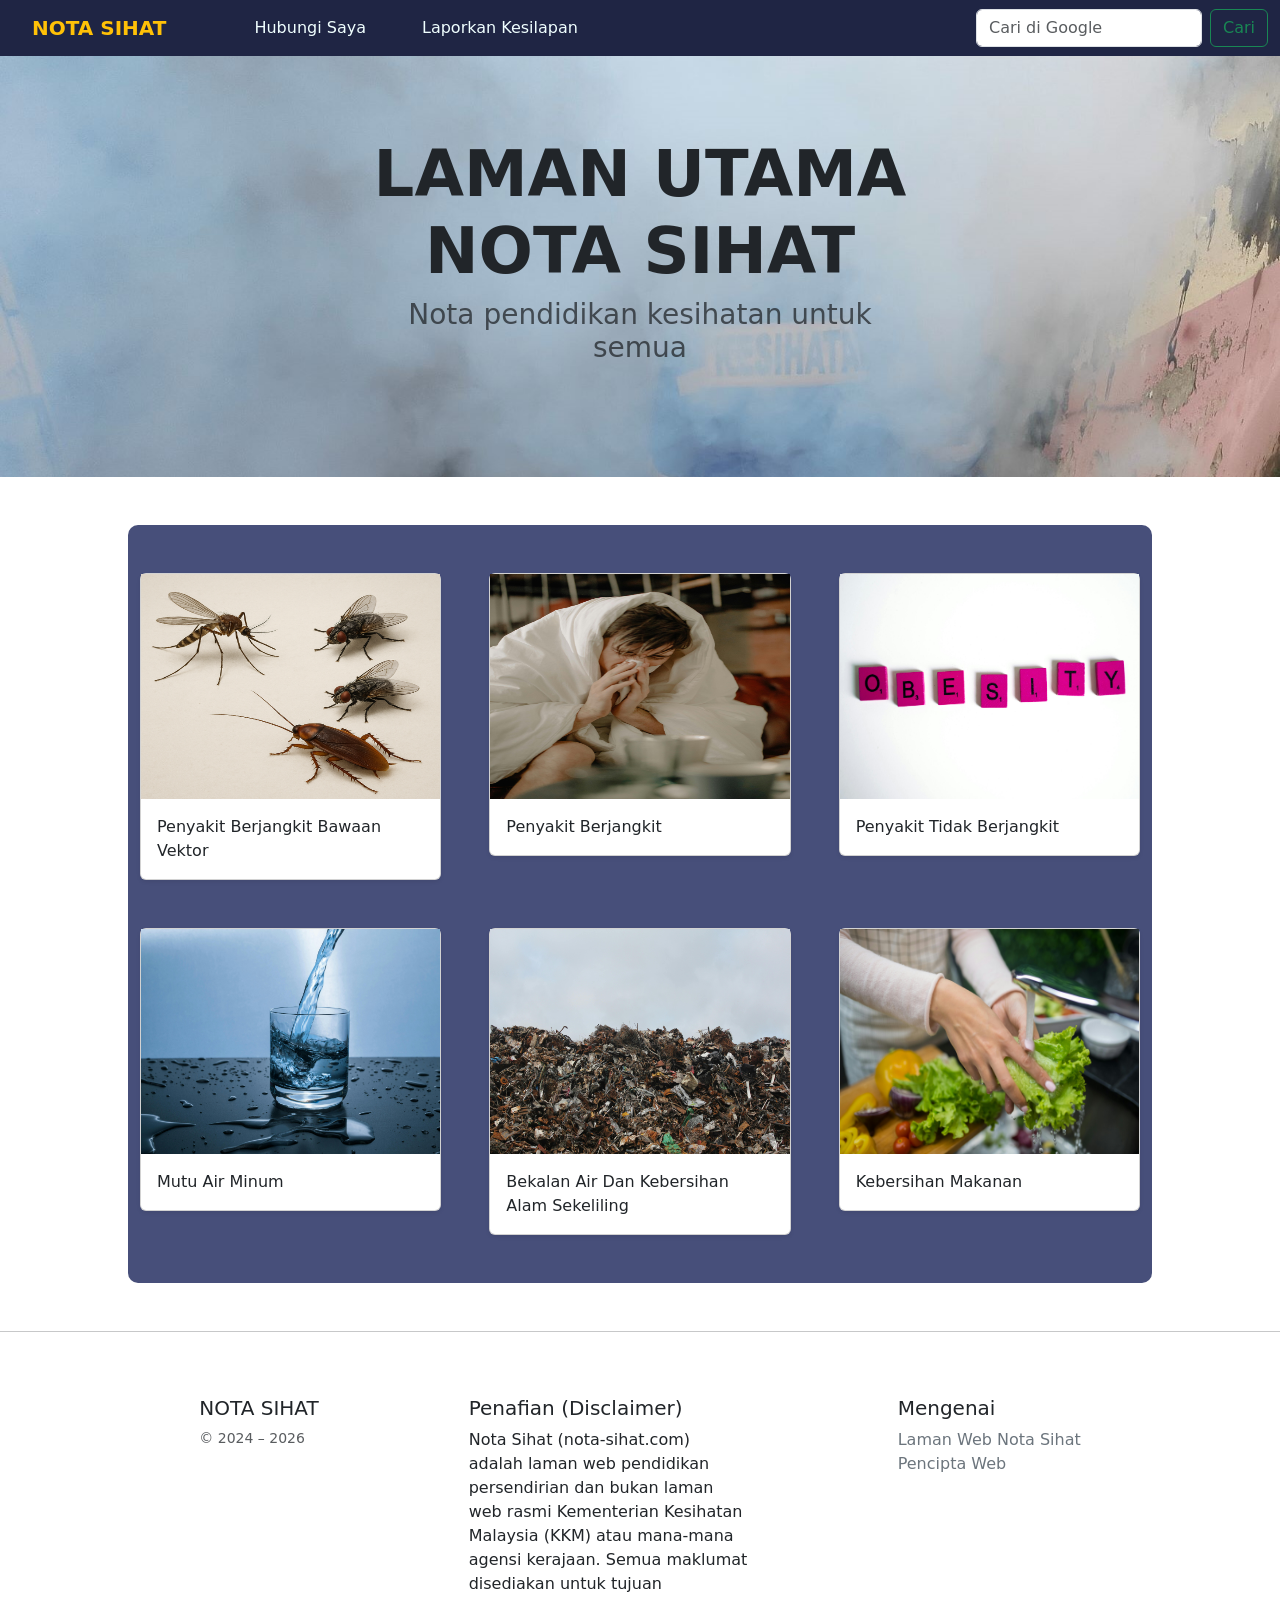
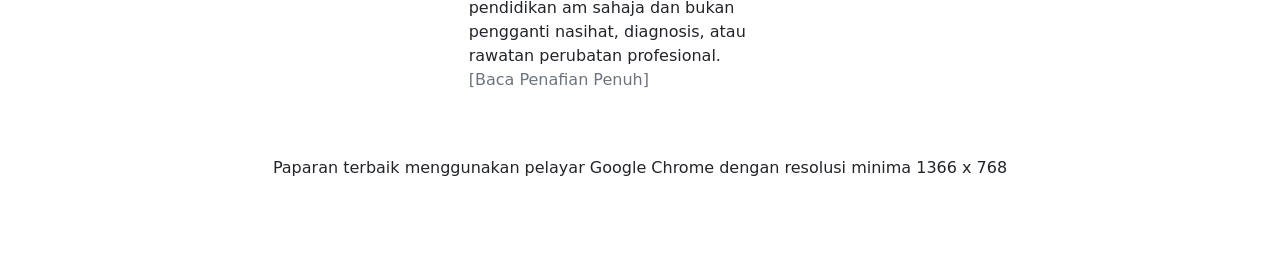
<file: index.html>
<!DOCTYPE html>
<html lang="ms">
    <head>
        <meta charset="utf-8">
        <meta name="viewport" content="width=device-width, initial-scale=1">
        <meta name="description" content="Nota Sihat ialah sebuah platform web interaktif yang menyediakan nota ringkas dan mudah difahami oleh semua lapisan masyarakat. 
        Laman web ini memberi fokus kepada panduan praktikal mengenai cara-cara pencegahan pelbagai jenis penyakit berjangkit dan tidak berjangkit. Matlamat utama adalah 
        untuk meningkatkan kesedaran kesihatan awam, memupuk gaya hidup sihat, serta memastikan maklumat pencegahan yang betul dapat diakses oleh setiap individu demi kesejahteraan bersama., 
        This website displays useful notes that are a reference for Public Health Assistants">
        <meta name="keywords" content="nota, Pembantu Kesihatan Awam, nota pka, public health assistants">
        <meta name="author" content="Denven Dosip">
        <title>NOTA SIHAT - Homepage</title>

        <!-- bootstrap -->
        <link href="https://cdn.jsdelivr.net/npm/bootstrap@5.3.3/dist/css/bootstrap.min.css" rel="stylesheet" integrity="sha384-QWTKZyjpPEjISv5WaRU9OFeRpok6YctnYmDr5pNlyT2bRjXh0JMhjY6hW+ALEwIH" crossorigin="anonymous">
        <!-- custom styling -->
        <link href="style.css" rel="stylesheet">
        <!-- favIcon -->
        <link rel="apple-touch-icon" sizes="180x180" href="/assets/favicon/apple-touch-icon.png">
        <link rel="icon" type="image/png" sizes="32x32" href="/assets/favicon/favicon-32x32.png">
        <link rel="icon" type="image/png" sizes="16x16" href="/assets/favicon/favicon-16x16.png">
        <link rel="icon" type="image/png" sizes="192x192" href="/assets/favicon/android-chrome-192x192.png">
        <link rel="icon" type="image/png" sizes="512x512" href="/assets/favicon/android-chrome-512x512.png">
        <link rel="icon" type="image/x-icon" href="/assets/favicon/favicon.ico">
        <link rel="manifest" href="/assets/favicon/site.webmanifest">
    </head>

    <body>
        
        <header>
            <nav class="navbar navbar-expand-md fixed-top">
                <div class="container-fluid">
                    <a class="navbar-brand fw-bolder text-warning" href="#">NOTA SIHAT</a>
                    <button class="navbar-toggler collapsed" type="button" data-bs-toggle="collapse" data-bs-target="#navbarCollapse" aria-controls="navbarCollapse" aria-expanded="false" aria-label="Toggle navigation">
                        <span class="navbar-toggler-icon"></span>
                    </button>
                    <div class="navbar-collapse collapse" id="navbarCollapse">
                        <ul class="navbar-nav me-auto mb-2 mb-md-0">
                            <!-- <li class="nav-item">
                                <a class="nav-link" aria-current="page" href="#">#</a>
                            </li> -->
                            <li class="nav-item">
                                <a class="nav-link" href="#">Hubungi Saya</a>
                            </li>
                            <li class="nav-item">
                                <a class="nav-link" aria-disabled="true">Laporkan Kesilapan</a>
                            </li>
                        </ul>
                        <form class="search-form d-flex" role="search" action="https://www.google.com/search" method="GET">
                            <input class="search-input form-control me-2" type="text" placeholder="Cari di Google" aria-label="Search">
                            <button class="btn btn-outline-success" type="submit">Cari</button>
                        </form>
                    </div>
                </div>
            </nav>
        </header>

        <main>
            <div id="banner" class="position-relative overflow-hidden text-center">
                <div class="col-md-6 p-lg-5 mx-auto my-5">
                    <h1 class="display-3 fw-bold">LAMAN UTAMA NOTA SIHAT</h1>
                    <h3 class="fw-normal text-muted mb-3">Nota pendidikan kesihatan untuk semua</h3>
                </div>
            </div>

            <div id="content" class="album py-5 mx-auto my-5">
                <div class="container">
                    <div class="mobile row row-cols-1 row-cols-sm-2 row-cols-md-3 g-5">

                        <div class="col">
                            <a class="no-line-link" href="./pages/kawalan-vektor/kawalan-vektor.html">
                                <div class="card shadow-sm">
                                    <img src="/assets/images/kawalan-vektor-img.png" alt="" height="225px" width="100%">
                                    <div class="card-body">
                                        <p class="card-text">Penyakit Berjangkit Bawaan Vektor</p>
                                    </div>
                                </div>
                            </a>
                        </div>

                        <div class="col">
                            <a class="no-line-link" href="./pages/kawalan-penyakit-berjangkit/kawalan-penyakit-berjangkit.html">
                                <div class="card shadow-sm">
                                    <img src="/assets/images/kawalan-penyakit-berjankit-img.jpg" alt="" height="225px" width="100%">
                                    <div class="card-body">
                                        <p class="card-text">Penyakit Berjangkit</p>
                                    </div>
                                </div>
                            </a>
                        </div>

                        <div class="col">
                            <a class="no-line-link" href="./pages/kawalan-penyakit-tidak-berjangkit/kawalan-penyakit-tidak-berjangkit.html">
                                <div class="card shadow-sm">
                                    <img src="/assets/images/kawalan-penyakit-tidak-berjangkit-img.jpg" alt="" height="225px" width="100%">
                                    <div class="card-body">
                                        <p class="card-text">Penyakit Tidak Berjangkit</p>
                                    </div>
                                </div>
                            </a>
                        </div>  

                        <div class="col">
                            <a class="no-line-link" href="./pages/kawalan-mutu-air-minum/kawalan-mutu-air-minum.html">
                                <div class="card shadow-sm">
                                    <img src="/assets/images/kawalan-mutu-air-minum-img.jpg" alt="" height="225px" width="100%">
                                    <div class="card-body">
                                        <p class="card-text">Mutu Air Minum</p>
                                    </div>
                                </div>
                            </a>
                        </div>
                    
                        <div class="col">
                            <a class="no-line-link" href="./pages/bekalan-air-dan-kebersihan-alam-sekeliling/Bekalan-air-dan-kebersihan-sekeliling.html">
                                <div class="card shadow-sm">
                                    <img src="/assets/images/bekalan-air-dan-kebersihan-alam-sekeliling-img.jpg" alt="" height="225px" width="100%">
                                    <div class="card-body">
                                        <p class="card-text">Bekalan Air Dan Kebersihan Alam Sekeliling</p>
                                    </div>
                                </div>
                            </a>
                        </div>

                        <div class="col">
                            <a class="no-line-link" href="./pages/kebersihan-makanan/kebersihan-makanan.html">
                                <div class="card shadow-sm">
                                    <img src="/assets/images/kebersihan-makanan-img.jpg" alt="" height="225px" width="100%">
                                    <div class="card-body">
                                        <p class="card-text">Kebersihan Makanan</p>
                                    </div>
                                </div>
                            </a>  
                        </div>

                       <!-- <div class="col">
                            <a class="no-line-link" href="">
                                <div class="card shadow-sm">
                                    <img src="" alt="" height="225px" width="100%">
                                    <div class="card-body">
                                        <p class="card-text">BMI Calculator</p>
                                    </div>
                                </div>
                            </a>  
                        </div>

                        <div class="col">
                            <a class="no-line-link" href="">
                                <div class="card shadow-sm">
                                    <img src="" alt="" height="225px" width="100%">
                                    <div class="card-body">
                                        <p class="card-text">Coming Soon</p>
                                    </div>
                                </div>
                            </a>
                        </div>

                        <div class="col">
                            <a class="no-line-link" href="">
                                <div class="card shadow-sm">
                                    <img src="" alt="" height="225px" width="100%">
                                    <div class="card-body">
                                        <p class="card-text">Coming Soon</p>
                                    </div>
                                </div>
                            </a>
                        </div> -->
                    </div>
                </div> 
            </div>
        </main>

        <hr>

        <footer class="container py-5">
            <div class="footer">
                <div>
                    <h5>NOTA SIHAT</h5>
                    <small class="d-block mb-3 text-body-secondary">© 2024 – <span id="current-year"></span></small>
                </div>
                <div class="col-md-3">
                    <h5>Penafian (Disclaimer)</h5>
                    <ul class="list-unstyled text-small">
                        <li>Nota Sihat (nota-sihat.com) adalah laman web pendidikan persendirian dan bukan laman web 
                            rasmi Kementerian Kesihatan Malaysia (KKM) atau mana-mana agensi kerajaan. Semua maklumat disediakan 
                            untuk tujuan pendidikan am sahaja dan bukan pengganti nasihat, diagnosis, atau rawatan perubatan profesional. 
                            <a class="link-secondary text-decoration-none" href="/pages/disclaimer.html">[Baca Penafian Penuh]</a>
                        </li>
                    </ul>
                </div>
                <div>
                    <h5>Mengenai</h5>
                    <ul class="list-unstyled text-small">
                        <li><a class="link-secondary text-decoration-none" href="/pages/about.html">Laman Web Nota Sihat</a></li>
                        <li><a class="link-secondary text-decoration-none" href="https://about-gdenven.vercel.app/">Pencipta Web</a></li>
                    </ul>
                </div>
                
            </div>
            <div>
                <p class="text-small text-decoration-none text-center my-5">Paparan terbaik menggunakan pelayar Google Chrome dengan resolusi minima 1366 x 768</p>
            </div>
        </footer>

        <script src="https://cdn.jsdelivr.net/npm/bootstrap@5.3.3/dist/js/bootstrap.bundle.min.js" integrity="sha384-YvpcrYf0tY3lHB60NNkmXc5s9fDVZLESaAA55NDzOxhy9GkcIdslK1eN7N6jIeHz" crossorigin="anonymous"></script>
        <script src="index.js"></script>
    </body>
</html>
</file>
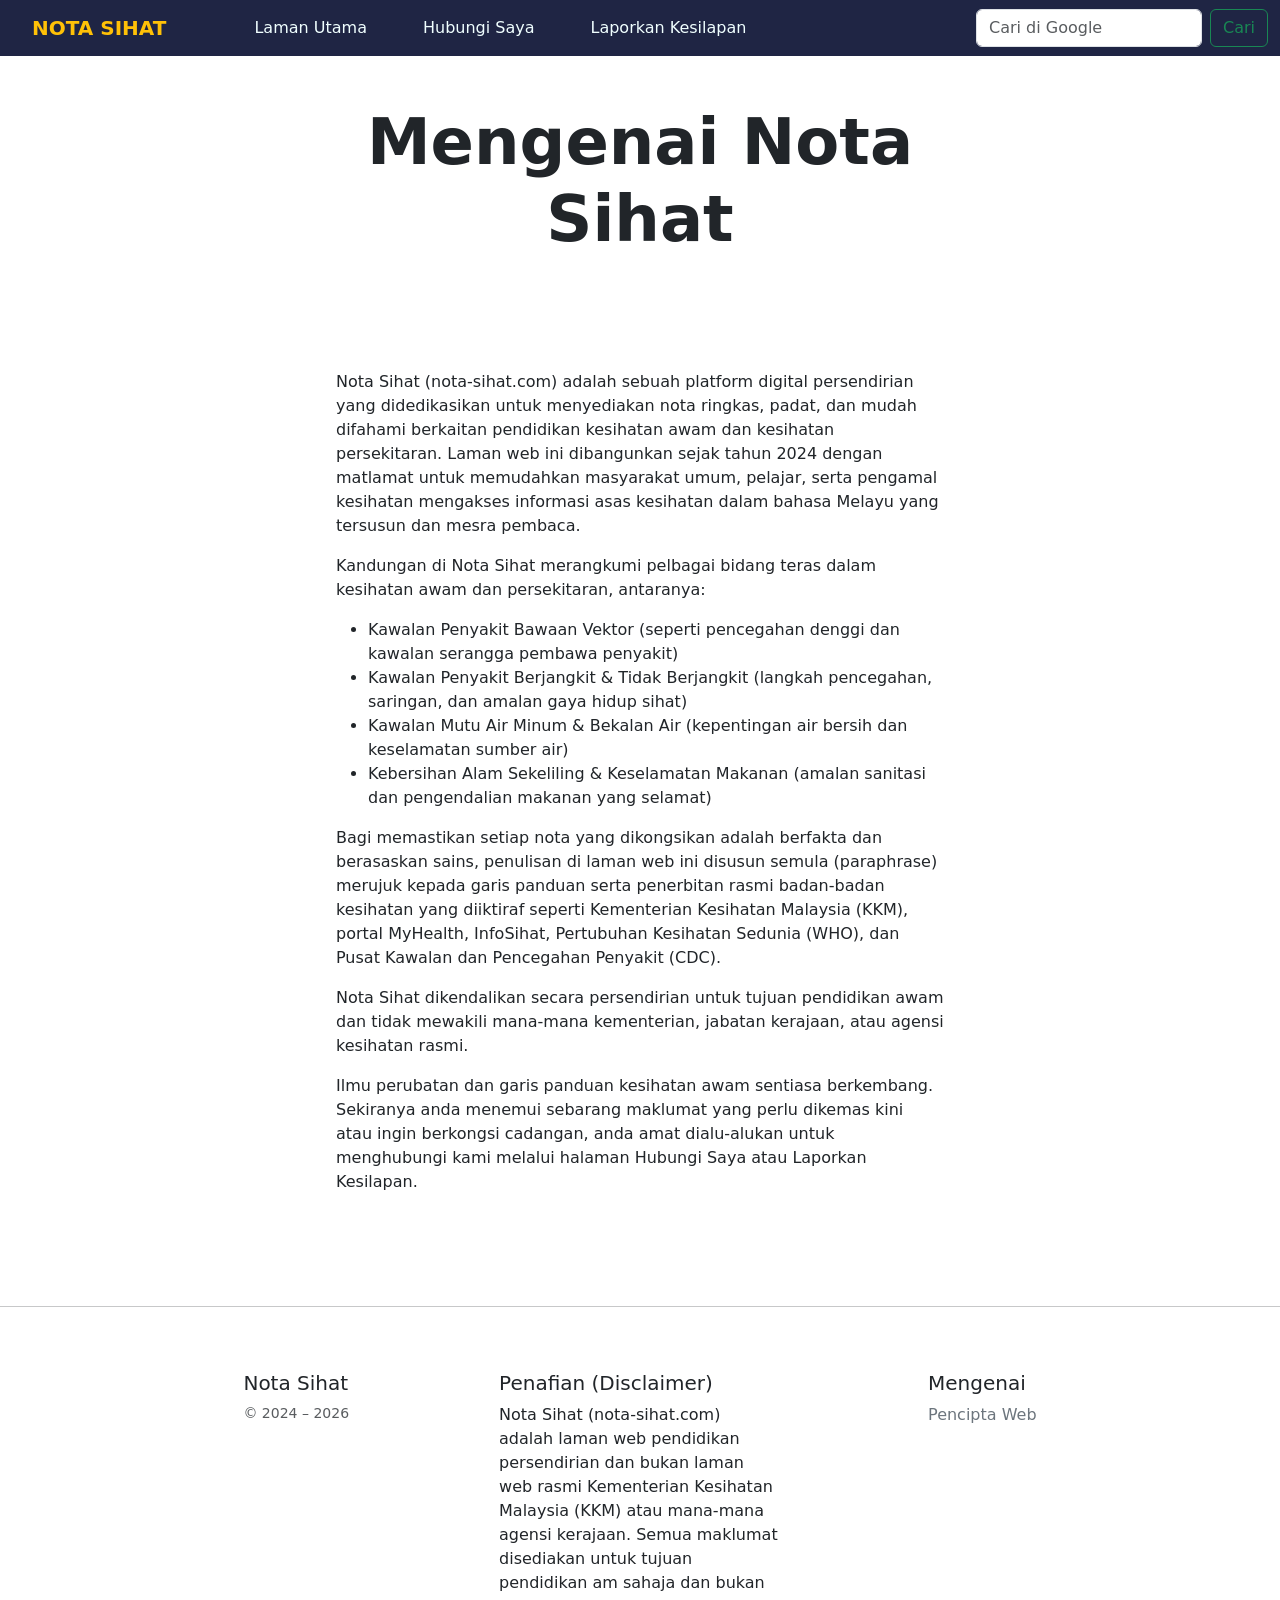
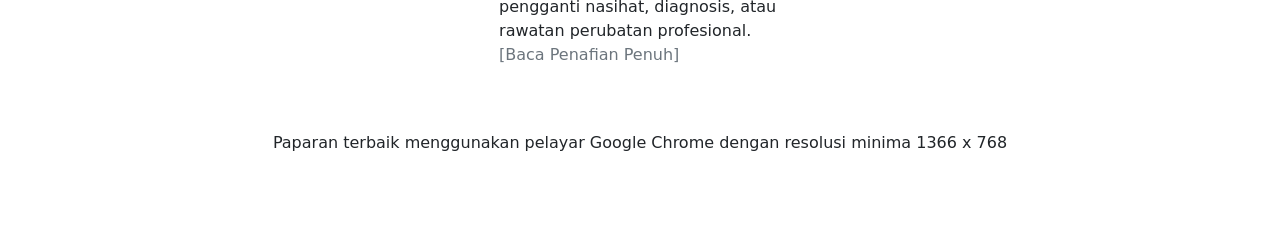
<file: pages/about.html>
<!DOCTYPE html>
<html lang="ms">
    <head>
        <meta charset="utf-8">
        <meta name="viewport" content="width=device-width, initial-scale=1">
        <meta name="description" content="This website displays useful notes that are a reference for Public Health Assistants">
        <meta name="keywords" content="nota, Pembantu Kesihatan Awam, nota pka, public health assistants, Nota sihat, nota-sihat">
        <meta name="author" content="Denven Dosip">
        <title>About</title>

        <!-- bootstrap -->
        <link href="https://cdn.jsdelivr.net/npm/bootstrap@5.3.3/dist/css/bootstrap.min.css" rel="stylesheet" integrity="sha384-QWTKZyjpPEjISv5WaRU9OFeRpok6YctnYmDr5pNlyT2bRjXh0JMhjY6hW+ALEwIH" crossorigin="anonymous">
        <!-- custom styling -->
        <link href="../../style.css" rel="stylesheet">
        <!-- favIcon -->
        <link rel="apple-touch-icon" sizes="180x180" href="../../assets/favicon/apple-touch-icon.png">
        <link rel="icon" type="image/png" sizes="32x32" href="../../assets/favicon/favicon-32x32.png">
        <link rel="icon" type="image/png" sizes="16x16" href="../../assets/favicon/favicon-16x16.png">
        <link rel="icon" type="image/png" sizes="192x192" href="../../assets/favicon/android-chrome-192x192.png">
        <link rel="icon" type="image/png" sizes="512x512" href="../../assets/favicon/android-chrome-512x512.png">
        <link rel="icon" type="image/x-icon" href="../../assets/favicon/favicon.ico">
        <link rel="manifest" href="../../assets/favicon/site.webmanifest">
    </head>

    <body>
        
        <header>
            <nav class="navbar navbar-expand-md fixed-top">
                <div class="container-fluid">
                    <a class="navbar-brand fw-bolder text-warning" href="../../index.html">NOTA SIHAT</a>
                    <button class="navbar-toggler collapsed" type="button" data-bs-toggle="collapse" data-bs-target="#navbarCollapse" aria-controls="navbarCollapse" aria-expanded="false" aria-label="Toggle navigation">
                        <span class="navbar-toggler-icon"></span>
                    </button>
                    <div class="navbar-collapse collapse" id="navbarCollapse">
                        <ul class="navbar-nav me-auto mb-2 mb-md-0">
                            <li class="nav-item">
                                <a class="nav-link" aria-current="page" href="../../index.html">Laman Utama</a>
                            </li>
                            <li class="nav-item">
                                <a class="nav-link" href="#">Hubungi Saya</a>
                            </li>
                            <li class="nav-item">
                                <a class="nav-link" aria-disabled="true">Laporkan Kesilapan</a>
                            </li>
                        </ul>
                        <form class="search-form d-flex" role="search" action="https://www.google.com/search" method="GET">
                            <input class="search-input form-control me-2" type="text" placeholder="Cari di Google" aria-label="Search">
                            <button class="btn btn-outline-success" type="submit">Cari</button>
                        </form>
                    </div>
                </div>
            </nav>
        </header>

        <main>
            <div id="" class="position-relative overflow-hidden text-center mt-5 px-5">
               <div class="col-md-6 mx-auto pt-2 my-5">
                    <h1 class="display-3 fw-bold">Mengenai Nota Sihat</h1>
                </div>
            </div>
            <div class="col-md-6 text-start mx-auto px-3 py-3 my-5 pb-5">
                <p>
                    Nota Sihat (nota-sihat.com) adalah sebuah platform digital persendirian yang didedikasikan untuk menyediakan nota ringkas, padat, dan mudah difahami 
                    berkaitan pendidikan kesihatan awam dan kesihatan persekitaran. Laman web ini dibangunkan sejak tahun 2024 dengan matlamat untuk memudahkan masyarakat 
                    umum, pelajar, serta pengamal kesihatan mengakses informasi asas kesihatan dalam bahasa Melayu yang tersusun dan mesra pembaca.
                </p>
                <p>
                    Kandungan di Nota Sihat merangkumi pelbagai bidang teras dalam kesihatan awam dan persekitaran, antaranya:
                    <ul class="text-start">
                        <li>
                            Kawalan Penyakit Bawaan Vektor (seperti pencegahan denggi dan kawalan serangga pembawa penyakit)
                        </li>
                        <li>
                            Kawalan Penyakit Berjangkit & Tidak Berjangkit (langkah pencegahan, saringan, dan amalan gaya hidup sihat)
                        </li>
                        <li>
                            Kawalan Mutu Air Minum & Bekalan Air (kepentingan air bersih dan keselamatan sumber air)
                        </li>
                        <li>
                            Kebersihan Alam Sekeliling & Keselamatan Makanan (amalan sanitasi dan pengendalian makanan yang selamat)
                        </li>
                    </ul>
                </p>
                <p>
                    Bagi memastikan setiap nota yang dikongsikan adalah berfakta dan berasaskan sains, penulisan di laman web ini disusun semula (paraphrase) merujuk kepada garis 
                    panduan serta penerbitan rasmi badan-badan kesihatan yang diiktiraf seperti Kementerian Kesihatan Malaysia (KKM), portal MyHealth, InfoSihat, Pertubuhan Kesihatan 
                    Sedunia (WHO), dan Pusat Kawalan dan Pencegahan Penyakit (CDC).
                </p>
                <p>
                    Nota Sihat dikendalikan secara persendirian untuk tujuan pendidikan awam dan tidak mewakili mana-mana kementerian, jabatan kerajaan, atau agensi kesihatan rasmi.
                </p>
                <p>
                    Ilmu perubatan dan garis panduan kesihatan awam sentiasa berkembang. Sekiranya anda menemui sebarang maklumat yang perlu dikemas kini atau ingin berkongsi 
                    cadangan, anda amat dialu-alukan untuk menghubungi kami melalui halaman Hubungi Saya atau Laporkan Kesilapan.
                </p>
            </div>
        </main>

        <hr>

        <footer class="container py-5">
            <div class="footer">
                <div>
                    <h5>Nota Sihat</h5>
                    <small class="d-block mb-3 text-body-secondary">© 2024 – <span id="current-year"></span></small>
                </div>
                <div class="col-md-3">
                    <h5>Penafian (Disclaimer)</h5>
                    <ul class="list-unstyled text-small">
                        <li>Nota Sihat (nota-sihat.com) adalah laman web pendidikan persendirian dan bukan laman web 
                            rasmi Kementerian Kesihatan Malaysia (KKM) atau mana-mana agensi kerajaan. Semua maklumat disediakan 
                            untuk tujuan pendidikan am sahaja dan bukan pengganti nasihat, diagnosis, atau rawatan perubatan profesional. 
                            <a class="link-secondary text-decoration-none" href="./disclaimer.html">[Baca Penafian Penuh]</a>
                        </li>
                    </ul>
                </div>
                <div>
                    <h5>Mengenai</h5>
                    <ul class="list-unstyled text-small">
                        <li><a class="link-secondary text-decoration-none" href="https://about-gdenven.vercel.app/">Pencipta Web</a></li>
                    </ul>
                </div>
                
            </div>
            <div>
                <p class="text-small text-decoration-none text-center my-5">Paparan terbaik menggunakan pelayar Google Chrome dengan resolusi minima 1366 x 768</p>
            </div>
        </footer>

        <script src="https://cdn.jsdelivr.net/npm/bootstrap@5.3.3/dist/js/bootstrap.bundle.min.js" integrity="sha384-YvpcrYf0tY3lHB60NNkmXc5s9fDVZLESaAA55NDzOxhy9GkcIdslK1eN7N6jIeHz" crossorigin="anonymous"></script>
        <script src="../../index.js"></script>
    </body>
</html>
</file>
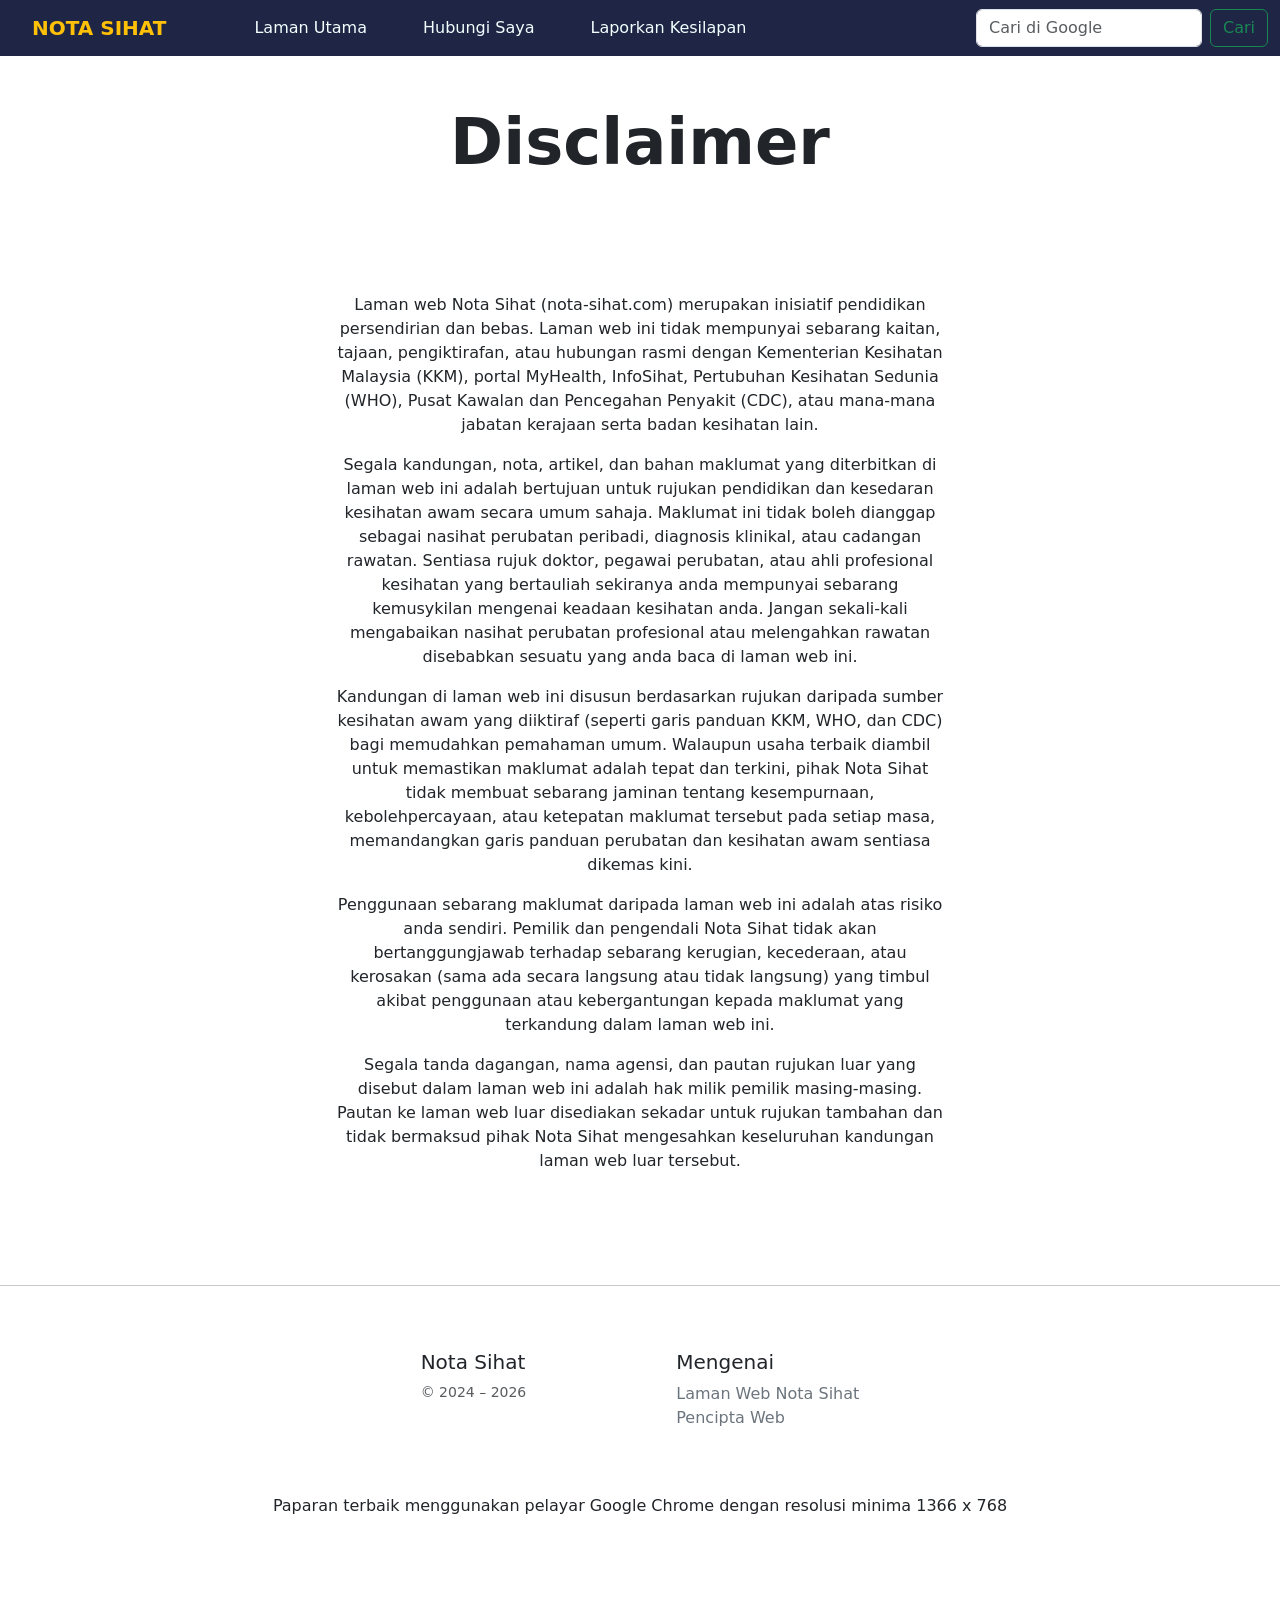
<file: pages/disclaimer.html>
<!DOCTYPE html>
<html lang="ms">
    <head>
        <meta charset="utf-8">
        <meta name="viewport" content="width=device-width, initial-scale=1">
        <meta name="description" content="This website displays useful notes that are a reference for Public Health Assistants">
        <meta name="keywords" content="nota, Pembantu Kesihatan Awam, nota pka, public health assistants, Nota sihat, nota-sihat">
        <meta name="author" content="Denven Dosip">
        <title>Penafian</title>

        <!-- bootstrap -->
        <link href="https://cdn.jsdelivr.net/npm/bootstrap@5.3.3/dist/css/bootstrap.min.css" rel="stylesheet" integrity="sha384-QWTKZyjpPEjISv5WaRU9OFeRpok6YctnYmDr5pNlyT2bRjXh0JMhjY6hW+ALEwIH" crossorigin="anonymous">
        <!-- custom styling -->
        <link href="../../style.css" rel="stylesheet">
        <!-- favIcon -->
        <link rel="apple-touch-icon" sizes="180x180" href="../../assets/favicon/apple-touch-icon.png">
        <link rel="icon" type="image/png" sizes="32x32" href="../../assets/favicon/favicon-32x32.png">
        <link rel="icon" type="image/png" sizes="16x16" href="../../assets/favicon/favicon-16x16.png">
        <link rel="icon" type="image/png" sizes="192x192" href="../../assets/favicon/android-chrome-192x192.png">
        <link rel="icon" type="image/png" sizes="512x512" href="../../assets/favicon/android-chrome-512x512.png">
        <link rel="icon" type="image/x-icon" href="../../assets/favicon/favicon.ico">
        <link rel="manifest" href="../../assets/favicon/site.webmanifest">
    </head>

    <body>
        
        <header>
            <nav class="navbar navbar-expand-md fixed-top">
                <div class="container-fluid">
                    <a class="navbar-brand fw-bolder text-warning" href="../../index.html">NOTA SIHAT</a>
                    <button class="navbar-toggler collapsed" type="button" data-bs-toggle="collapse" data-bs-target="#navbarCollapse" aria-controls="navbarCollapse" aria-expanded="false" aria-label="Toggle navigation">
                        <span class="navbar-toggler-icon"></span>
                    </button>
                    <div class="navbar-collapse collapse" id="navbarCollapse">
                        <ul class="navbar-nav me-auto mb-2 mb-md-0">
                            <li class="nav-item">
                                <a class="nav-link" aria-current="page" href="../../index.html">Laman Utama</a>
                            </li>
                            <li class="nav-item">
                                <a class="nav-link" href="#">Hubungi Saya</a>
                            </li>
                            <li class="nav-item">
                                <a class="nav-link" aria-disabled="true">Laporkan Kesilapan</a>
                            </li>
                        </ul>
                        <form class="search-form d-flex" role="search" action="https://www.google.com/search" method="GET">
                            <input class="search-input form-control me-2" type="text" placeholder="Cari di Google" aria-label="Search">
                            <button class="btn btn-outline-success" type="submit">Cari</button>
                        </form>
                    </div>
                </div>
            </nav>
        </header>

        <main>
            <div id="" class="position-relative overflow-hidden text-center mt-5 px-5">
               <div class="col-md-6 mx-auto pt-2 my-5">
                    <h1 class="display-3 fw-bold">Disclaimer</h1>
                </div>
            </div>
            <div class="col-md-6 text-center mx-auto px-3 py-3 my-5 pb-5">
                <p>
                    Laman web Nota Sihat (nota-sihat.com) merupakan inisiatif pendidikan persendirian dan bebas. Laman web ini tidak mempunyai sebarang kaitan, 
                    tajaan, pengiktirafan, atau hubungan rasmi dengan Kementerian Kesihatan Malaysia (KKM), portal MyHealth, InfoSihat, Pertubuhan Kesihatan 
                    Sedunia (WHO), Pusat Kawalan dan Pencegahan Penyakit (CDC), atau mana-mana jabatan kerajaan serta badan kesihatan lain.
                </p>
                <p>
                    Segala kandungan, nota, artikel, dan bahan maklumat yang diterbitkan di laman web ini adalah bertujuan untuk rujukan pendidikan dan kesedaran 
                    kesihatan awam secara umum sahaja. Maklumat ini tidak boleh dianggap sebagai nasihat perubatan peribadi, diagnosis klinikal, atau cadangan 
                    rawatan. Sentiasa rujuk doktor, pegawai perubatan, atau ahli profesional kesihatan yang bertauliah sekiranya anda mempunyai sebarang kemusykilan 
                    mengenai keadaan kesihatan anda. Jangan sekali-kali mengabaikan nasihat perubatan profesional atau melengahkan rawatan disebabkan sesuatu yang 
                    anda baca di laman web ini.
                </p>
                <p>
                    Kandungan di laman web ini disusun berdasarkan rujukan daripada sumber kesihatan awam yang diiktiraf (seperti garis panduan KKM, WHO, dan CDC) 
                    bagi memudahkan pemahaman umum. Walaupun usaha terbaik diambil untuk memastikan maklumat adalah tepat dan terkini, pihak Nota Sihat tidak 
                    membuat sebarang jaminan tentang kesempurnaan, kebolehpercayaan, atau ketepatan maklumat tersebut pada setiap masa, memandangkan garis panduan 
                    perubatan dan kesihatan awam sentiasa dikemas kini.
                </p>
                <p>
                    Penggunaan sebarang maklumat daripada laman web ini adalah atas risiko anda sendiri. Pemilik dan pengendali Nota Sihat tidak akan bertanggungjawab 
                    terhadap sebarang kerugian, kecederaan, atau kerosakan (sama ada secara langsung atau tidak langsung) yang timbul akibat penggunaan atau kebergantungan 
                    kepada maklumat yang terkandung dalam laman web ini.
                </p>
                <p>
                    Segala tanda dagangan, nama agensi, dan pautan rujukan luar yang disebut dalam laman web ini adalah hak milik pemilik masing-masing. Pautan ke laman web 
                    luar disediakan sekadar untuk rujukan tambahan dan tidak bermaksud pihak Nota Sihat mengesahkan keseluruhan kandungan laman web luar tersebut.
                </p>
            </div>
        </main>

        <hr>

        <footer class="container py-5">
            <div class="footer">
                <div>
                    <h5>Nota Sihat</h5>
                    <small class="d-block mb-3 text-body-secondary">© 2024 – <span id="current-year"></span></small>
                </div>
                <div>
                    <h5>Mengenai</h5>
                    <ul class="list-unstyled text-small">
                        <li><a class="link-secondary text-decoration-none" href="./about.html">Laman Web Nota Sihat</a></li>
                        <li><a class="link-secondary text-decoration-none" href="https://about-gdenven.vercel.app/">Pencipta Web</a></li>
                    </ul>
                </div>
                
            </div>
            <div>
                <p class="text-small text-decoration-none text-center my-5">Paparan terbaik menggunakan pelayar Google Chrome dengan resolusi minima 1366 x 768</p>
            </div>
        </footer>

        <script src="https://cdn.jsdelivr.net/npm/bootstrap@5.3.3/dist/js/bootstrap.bundle.min.js" integrity="sha384-YvpcrYf0tY3lHB60NNkmXc5s9fDVZLESaAA55NDzOxhy9GkcIdslK1eN7N6jIeHz" crossorigin="anonymous"></script>
        <script src="../../index.js"></script>
    </body>
</html>
</file>
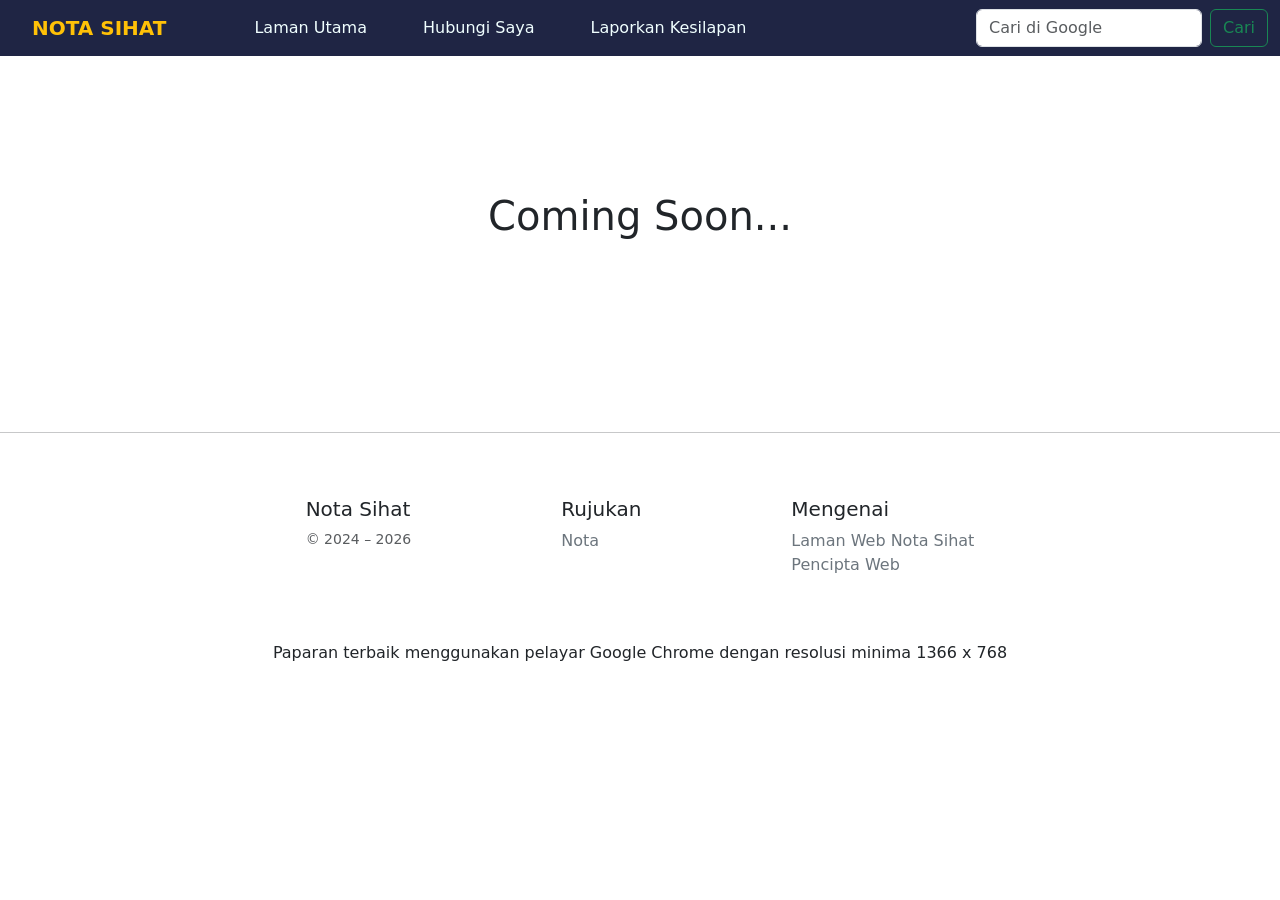
<file: pages/bekalan-air-dan-kebersihan-alam-sekeliling/Bekalan-air-dan-kebersihan-sekeliling.html>
<!DOCTYPE html>
<html lang="ms">
    <head>
        <meta charset="utf-8">
        <meta name="viewport" content="width=device-width, initial-scale=1">
        <meta name="description" content="This website displays useful notes that are a reference for Public Health Assistants">
        <meta name="keywords" content="nota, Pembantu Kesihatan Awam, nota pka, public health assistants, Nota sihat, nota-sihat">
        <meta name="author" content="Denven Dosip">
        <title>Bekalan Air Dan Kebersihan Alam Sekeliling</title>

        <!-- bootstrap -->
        <link href="https://cdn.jsdelivr.net/npm/bootstrap@5.3.3/dist/css/bootstrap.min.css" rel="stylesheet" integrity="sha384-QWTKZyjpPEjISv5WaRU9OFeRpok6YctnYmDr5pNlyT2bRjXh0JMhjY6hW+ALEwIH" crossorigin="anonymous">
        <!-- custom styling -->
        <link href="../../style.css" rel="stylesheet">
        <!-- favIcon -->
        <link rel="apple-touch-icon" sizes="180x180" href="../../assets/favicon/apple-touch-icon.png">
        <link rel="icon" type="image/png" sizes="32x32" href="../../assets/favicon/favicon-32x32.png">
        <link rel="icon" type="image/png" sizes="16x16" href="../../assets/favicon/favicon-16x16.png">
        <link rel="icon" type="image/png" sizes="192x192" href="../../assets/favicon/android-chrome-192x192.png">
        <link rel="icon" type="image/png" sizes="512x512" href="../../assets/favicon/android-chrome-512x512.png">
        <link rel="icon" type="image/x-icon" href="../../assets/favicon/favicon.ico">
        <link rel="manifest" href="../../assets/favicon/site.webmanifest">
    </head>

    <body>
        
        <header>
            <nav class="navbar navbar-expand-md fixed-top">
                <div class="container-fluid">
                    <a class="navbar-brand fw-bolder text-warning" href="../../index.html">NOTA SIHAT</a>
                    <button class="navbar-toggler collapsed" type="button" data-bs-toggle="collapse" data-bs-target="#navbarCollapse" aria-controls="navbarCollapse" aria-expanded="false" aria-label="Toggle navigation">
                        <span class="navbar-toggler-icon"></span>
                    </button>
                    <div class="navbar-collapse collapse" id="navbarCollapse">
                        <ul class="navbar-nav me-auto mb-2 mb-md-0">
                            <li class="nav-item">
                                <a class="nav-link" aria-current="page" href="../../index.html">Laman Utama</a>
                            </li>
                            <li class="nav-item">
                                <a class="nav-link" href="#">Hubungi Saya</a>
                            </li>
                            <li class="nav-item">
                                <a class="nav-link" aria-disabled="true">Laporkan Kesilapan</a>
                            </li>
                        </ul>
                        <form class="search-form d-flex" role="search" action="https://www.google.com/search" method="GET">
                            <input class="search-input form-control me-2" type="text" placeholder="Cari di Google" aria-label="Search">
                            <button class="btn btn-outline-success" type="submit">Cari</button>
                        </form>
                    </div>
                </div>
            </nav>
        </header>

        <main>
            <div id="" class="position-relative overflow-hidden text-center mt-5 mb-5 px-5 py-5">
                <h1 class="mt-5 mb-5 px-5 py-5">
                    Coming Soon...
                </h1>
                <!-- <div class="col-md-6 p-lg-5 mx-auto my-5">
                    <h1 class="display-3 fw-bold">Kawalan Penyakit Bawaan Vektor</h1>
                    <h3 class="fw-normal text-muted mb-3">Penyakit yang disebarkan oleh vektor atau serangga pembawa penyakit</h3>
                </div>
            </div>

            <div id="content" class="album py-5 mx-auto my-5">
                <div class="container">
                    <div class="mobile row row-cols-1 row-cols-sm-2 row-cols-md-3 g-5">

                        <div class="col">
                            <a class="no-line-link" href="./demam-denggi/demam-denggi.html">
                                <div class="card shadow-sm">
                                    <img src="../../images/kawalan-vektor/demam-denggi-img.jpg" alt="" height="225px" width="100%">
                                    <div class="card-body">
                                        <p class="card-text">Demam Denggi</p>
                                    </div>
                                </div>
                            </a>
                        </div>

                        <div class="col">
                            <a class="no-line-link" href="./penyakit-malaria/penyakit-malaria.html">
                                <div class="card shadow-sm">
                                    <img src="../../images/kawalan-vektor/penyakit-malaria.jpg" alt="" height="225px" width="100%">
                                    <div class="card-body">
                                        <p class="card-text">Penyakit Malaria</p>
                                    </div>
                                </div>
                            </a>
                        </div>

                        <div class="col">
                            <a class="no-line-link" href="">
                                <div class="card shadow-sm">
                                    <img src="../../images/kawalan-vektor/filariasis.gif" alt="" height="225px" width="100%">
                                    <div class="card-body">
                                        <p class="card-text">Filariasis</p>
                                    </div>
                                </div>
                            </a>
                        </div>  

                        <div class="col">
                            <a class="no-line-link" href="">
                                <div class="card shadow-sm">
                                    <img src="../../images/kawalan-vektor/kawalan-lalat.jpg" alt="" height="225px" width="100%">
                                    <div class="card-body">
                                        <p class="card-text">Kawalan Lalat</p>
                                    </div>
                                </div>
                            </a>
                        </div>
                    
                    <div class="col">
                            <a class="no-line-link" href="">
                                <div class="card shadow-sm">
                                    <img src="" alt="" height="225px" width="100%">
                                    <div class="card-body">
                                        <p class="card-text">Bekalan air dan kebersihan alam sekeliling</p>
                                    </div>
                                </div>
                            </a>
                        </div>

                        <div class="col">
                            <a class="no-line-link" href="">
                                <div class="card shadow-sm">
                                    <img src="" alt="" height="225px" width="100%">
                                    <div class="card-body">
                                        <p class="card-text">Kebersihan makanan</p>
                                    </div>
                                </div>
                            </a>  
                        </div>

                        <div class="col">
                            <a class="no-line-link" href="">
                                <div class="card shadow-sm">
                                    <img src="" alt="" height="225px" width="100%">
                                    <div class="card-body">
                                        <p class="card-text">BMI Calculator</p>
                                    </div>
                                </div>
                            </a>  
                        </div>

                        <div class="col">
                            <a class="no-line-link" href="">
                                <div class="card shadow-sm">
                                    <img src="" alt="" height="225px" width="100%">
                                    <div class="card-body">
                                        <p class="card-text">Coming Soon</p>
                                    </div>
                                </div>
                            </a>
                        </div>

                        <div class="col">
                            <a class="no-line-link" href="">
                                <div class="card shadow-sm">
                                    <img src="" alt="" height="225px" width="100%">
                                    <div class="card-body">
                                        <p class="card-text">Coming Soon</p>
                                    </div>
                                </div>
                            </a>
                        </div>
                    </div>
                </div>  -->
            </div>
        </main>

        <hr>

        <footer class="container py-5">
            <div class="footer">
                <div>
                    <h5>Nota Sihat</h5>
                    <small class="d-block mb-3 text-body-secondary">© 2024 – <span id="current-year"></span></small>
                </div>
                <div>
                    <h5>Rujukan</h5>
                    <ul class="list-unstyled text-small">
                        <li><a class="link-secondary text-decoration-none inactive-link" href="#">Nota</a></li>
                    </ul>
                </div>
                <div>
                    <h5>Mengenai</h5>
                    <ul class="list-unstyled text-small">
                        <li><a class="link-secondary text-decoration-none" href="../about.html">Laman Web Nota Sihat</a></li>
                        <li><a class="link-secondary text-decoration-none" href="https://about-gdenven.vercel.app/">Pencipta Web</a></li>
                    </ul>
                </div>
                
            </div>
            <div>
                <p class="text-small text-decoration-none text-center my-5">Paparan terbaik menggunakan pelayar Google Chrome dengan resolusi minima 1366 x 768</p>
            </div>
        </footer>

        <script src="https://cdn.jsdelivr.net/npm/bootstrap@5.3.3/dist/js/bootstrap.bundle.min.js" integrity="sha384-YvpcrYf0tY3lHB60NNkmXc5s9fDVZLESaAA55NDzOxhy9GkcIdslK1eN7N6jIeHz" crossorigin="anonymous"></script>
        <script src="../../index.js"></script>
    </body>
</html>
</file>
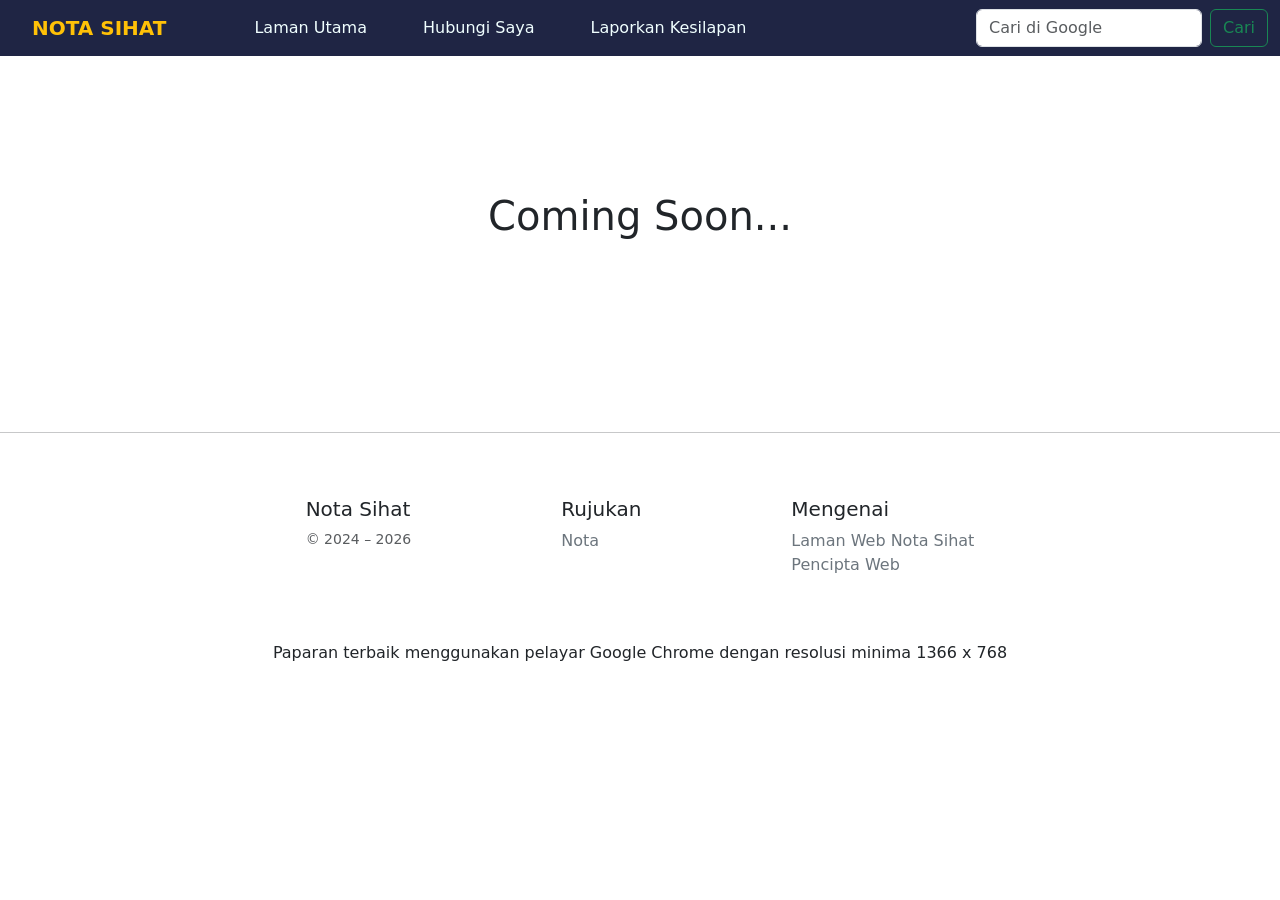
<file: pages/kawalan-mutu-air-minum/kawalan-mutu-air-minum.html>
<!DOCTYPE html>
<html lang="ms">
    <head>
        <meta charset="utf-8">
        <meta name="viewport" content="width=device-width, initial-scale=1">
        <meta name="description" content="This website displays useful notes that are a reference for Public Health Assistants">
        <meta name="keywords" content="nota, Pembantu Kesihatan Awam, nota pka, public health assistants, Nota sihat, nota-sihat">
        <meta name="author" content="Denven Dosip">
        <title>Mutu Air Minum</title>

        <!-- bootstrap -->
        <link href="https://cdn.jsdelivr.net/npm/bootstrap@5.3.3/dist/css/bootstrap.min.css" rel="stylesheet" integrity="sha384-QWTKZyjpPEjISv5WaRU9OFeRpok6YctnYmDr5pNlyT2bRjXh0JMhjY6hW+ALEwIH" crossorigin="anonymous">
        <!-- custom styling -->
        <link href="../../style.css" rel="stylesheet">
        <!-- favIcon -->
        <link rel="apple-touch-icon" sizes="180x180" href="../../assets/favicon/apple-touch-icon.png">
        <link rel="icon" type="image/png" sizes="32x32" href="../../assets/favicon/favicon-32x32.png">
        <link rel="icon" type="image/png" sizes="16x16" href="../../assets/favicon/favicon-16x16.png">
        <link rel="icon" type="image/png" sizes="192x192" href="../../assets/favicon/android-chrome-192x192.png">
        <link rel="icon" type="image/png" sizes="512x512" href="../../assets/favicon/android-chrome-512x512.png">
        <link rel="icon" type="image/x-icon" href="../../assets/favicon/favicon.ico">
        <link rel="manifest" href="../../assets/favicon/site.webmanifest">
    </head>

    <body>
        
        <header>
            <nav class="navbar navbar-expand-md fixed-top">
                <div class="container-fluid">
                    <a class="navbar-brand fw-bolder text-warning" href="../../index.html">NOTA SIHAT</a>
                    <button class="navbar-toggler collapsed" type="button" data-bs-toggle="collapse" data-bs-target="#navbarCollapse" aria-controls="navbarCollapse" aria-expanded="false" aria-label="Toggle navigation">
                        <span class="navbar-toggler-icon"></span>
                    </button>
                    <div class="navbar-collapse collapse" id="navbarCollapse">
                        <ul class="navbar-nav me-auto mb-2 mb-md-0">
                            <li class="nav-item">
                                <a class="nav-link" aria-current="page" href="../../index.html">Laman Utama</a>
                            </li>
                            <li class="nav-item">
                                <a class="nav-link" href="#">Hubungi Saya</a>
                            </li>
                            <li class="nav-item">
                                <a class="nav-link" aria-disabled="true">Laporkan Kesilapan</a>
                            </li>
                        </ul>
                        <form class="search-form d-flex" role="search" action="https://www.google.com/search" method="GET">
                            <input class="search-input form-control me-2" type="text" placeholder="Cari di Google" aria-label="Search">
                            <button class="btn btn-outline-success" type="submit">Cari</button>
                        </form>
                    </div>
                </div>
            </nav>
        </header>

        <main>
            <div id="" class="position-relative overflow-hidden text-center mt-5 mb-5 px-5 py-5">
                <h1 class="mt-5 mb-5 px-5 py-5">
                    Coming Soon...
                </h1>
                <!-- <div class="col-md-6 p-lg-5 mx-auto my-5">
                    <h1 class="display-3 fw-bold">Kawalan Penyakit Bawaan Vektor</h1>
                    <h3 class="fw-normal text-muted mb-3">Penyakit yang disebarkan oleh vektor atau serangga pembawa penyakit</h3>
                </div>
            </div>

            <div id="content" class="album py-5 mx-auto my-5">
                <div class="container">
                    <div class="mobile row row-cols-1 row-cols-sm-2 row-cols-md-3 g-5">

                        <div class="col">
                            <a class="no-line-link" href="./demam-denggi/demam-denggi.html">
                                <div class="card shadow-sm">
                                    <img src="../../images/kawalan-vektor/demam-denggi-img.jpg" alt="" height="225px" width="100%">
                                    <div class="card-body">
                                        <p class="card-text">Demam Denggi</p>
                                    </div>
                                </div>
                            </a>
                        </div>

                        <div class="col">
                            <a class="no-line-link" href="./penyakit-malaria/penyakit-malaria.html">
                                <div class="card shadow-sm">
                                    <img src="../../images/kawalan-vektor/penyakit-malaria.jpg" alt="" height="225px" width="100%">
                                    <div class="card-body">
                                        <p class="card-text">Penyakit Malaria</p>
                                    </div>
                                </div>
                            </a>
                        </div>

                        <div class="col">
                            <a class="no-line-link" href="">
                                <div class="card shadow-sm">
                                    <img src="../../images/kawalan-vektor/filariasis.gif" alt="" height="225px" width="100%">
                                    <div class="card-body">
                                        <p class="card-text">Filariasis</p>
                                    </div>
                                </div>
                            </a>
                        </div>  

                        <div class="col">
                            <a class="no-line-link" href="">
                                <div class="card shadow-sm">
                                    <img src="../../images/kawalan-vektor/kawalan-lalat.jpg" alt="" height="225px" width="100%">
                                    <div class="card-body">
                                        <p class="card-text">Kawalan Lalat</p>
                                    </div>
                                </div>
                            </a>
                        </div>
                    
                    <div class="col">
                            <a class="no-line-link" href="">
                                <div class="card shadow-sm">
                                    <img src="" alt="" height="225px" width="100%">
                                    <div class="card-body">
                                        <p class="card-text">Bekalan air dan kebersihan alam sekeliling</p>
                                    </div>
                                </div>
                            </a>
                        </div>

                        <div class="col">
                            <a class="no-line-link" href="">
                                <div class="card shadow-sm">
                                    <img src="" alt="" height="225px" width="100%">
                                    <div class="card-body">
                                        <p class="card-text">Kebersihan makanan</p>
                                    </div>
                                </div>
                            </a>  
                        </div>

                        <div class="col">
                            <a class="no-line-link" href="">
                                <div class="card shadow-sm">
                                    <img src="" alt="" height="225px" width="100%">
                                    <div class="card-body">
                                        <p class="card-text">BMI Calculator</p>
                                    </div>
                                </div>
                            </a>  
                        </div>

                        <div class="col">
                            <a class="no-line-link" href="">
                                <div class="card shadow-sm">
                                    <img src="" alt="" height="225px" width="100%">
                                    <div class="card-body">
                                        <p class="card-text">Coming Soon</p>
                                    </div>
                                </div>
                            </a>
                        </div>

                        <div class="col">
                            <a class="no-line-link" href="">
                                <div class="card shadow-sm">
                                    <img src="" alt="" height="225px" width="100%">
                                    <div class="card-body">
                                        <p class="card-text">Coming Soon</p>
                                    </div>
                                </div>
                            </a>
                        </div>
                    </div>
                </div>  -->
            </div>
        </main>

        <hr>

        <footer class="container py-5">
            <div class="footer">
                <div>
                    <h5>Nota Sihat</h5>
                    <small class="d-block mb-3 text-body-secondary">© 2024 – <span id="current-year"></span></small>
                </div>
                <div>
                    <h5>Rujukan</h5>
                    <ul class="list-unstyled text-small">
                        <li><a class="link-secondary text-decoration-none inactive-link" href="#">Nota</a></li>
                    </ul>
                </div>
                <div>
                    <h5>Mengenai</h5>
                    <ul class="list-unstyled text-small">
                        <li><a class="link-secondary text-decoration-none" href="../about.html">Laman Web Nota Sihat</a></li>
                        <li><a class="link-secondary text-decoration-none" href="https://about-gdenven.vercel.app/">Pencipta Web</a></li>
                    </ul>
                </div>
                
            </div>
            <div>
                <p class="text-small text-decoration-none text-center my-5">Paparan terbaik menggunakan pelayar Google Chrome dengan resolusi minima 1366 x 768</p>
            </div>
        </footer>

        <script src="https://cdn.jsdelivr.net/npm/bootstrap@5.3.3/dist/js/bootstrap.bundle.min.js" integrity="sha384-YvpcrYf0tY3lHB60NNkmXc5s9fDVZLESaAA55NDzOxhy9GkcIdslK1eN7N6jIeHz" crossorigin="anonymous"></script>
        <script src="../../index.js"></script>
    </body>
</html>
</file>
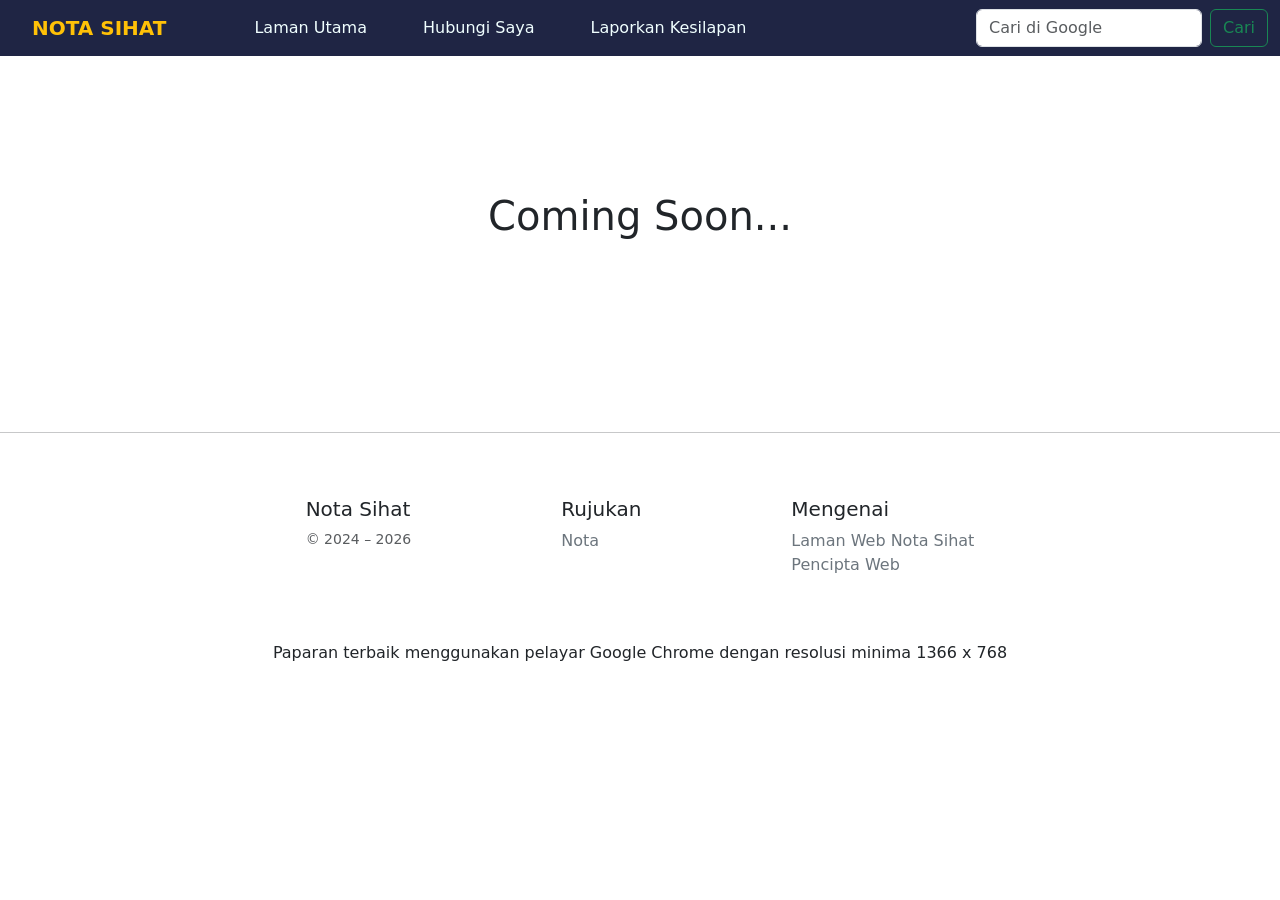
<file: pages/kawalan-penyakit-berjangkit/kawalan-penyakit-berjangkit.html>
<!DOCTYPE html>
<html lang="ms">
    <head>
        <meta charset="utf-8">
        <meta name="viewport" content="width=device-width, initial-scale=1">
        <meta name="description" content="This website displays useful notes that are a reference for Public Health Assistants">
        <meta name="keywords" content="nota, Pembantu Kesihatan Awam, nota pka, public health assistants, Nota sihat, nota-sihat">
        <meta name="author" content="Denven Dosip">
        <title>Penyakit Berjangkit</title>

        <!-- bootstrap -->
        <link href="https://cdn.jsdelivr.net/npm/bootstrap@5.3.3/dist/css/bootstrap.min.css" rel="stylesheet" integrity="sha384-QWTKZyjpPEjISv5WaRU9OFeRpok6YctnYmDr5pNlyT2bRjXh0JMhjY6hW+ALEwIH" crossorigin="anonymous">
        <!-- custom styling -->
        <link href="../../style.css" rel="stylesheet">
        <!-- favIcon -->
        <link rel="apple-touch-icon" sizes="180x180" href="../../assets/favicon/apple-touch-icon.png">
        <link rel="icon" type="image/png" sizes="32x32" href="../../assets/favicon/favicon-32x32.png">
        <link rel="icon" type="image/png" sizes="16x16" href="../../assets/favicon/favicon-16x16.png">
        <link rel="icon" type="image/png" sizes="192x192" href="../../assets/favicon/android-chrome-192x192.png">
        <link rel="icon" type="image/png" sizes="512x512" href="../../assets/favicon/android-chrome-512x512.png">
        <link rel="icon" type="image/x-icon" href="../../assets/favicon/favicon.ico">
        <link rel="manifest" href="../../assets/favicon/site.webmanifest">
    </head>

    <body>
        
        <header>
            <nav class="navbar navbar-expand-md fixed-top">
                <div class="container-fluid">
                    <a class="navbar-brand fw-bolder text-warning" href="../../index.html">NOTA SIHAT</a>
                    <button class="navbar-toggler collapsed" type="button" data-bs-toggle="collapse" data-bs-target="#navbarCollapse" aria-controls="navbarCollapse" aria-expanded="false" aria-label="Toggle navigation">
                        <span class="navbar-toggler-icon"></span>
                    </button>
                    <div class="navbar-collapse collapse" id="navbarCollapse">
                        <ul class="navbar-nav me-auto mb-2 mb-md-0">
                            <li class="nav-item">
                                <a class="nav-link" aria-current="page" href="../../index.html">Laman Utama</a>
                            </li>
                            <li class="nav-item">
                                <a class="nav-link" href="#">Hubungi Saya</a>
                            </li>
                            <li class="nav-item">
                                <a class="nav-link" aria-disabled="true">Laporkan Kesilapan</a>
                            </li>
                        </ul>
                        <form class="search-form d-flex" role="search" action="https://www.google.com/search" method="GET">
                            <input class="search-input form-control me-2" type="text" placeholder="Cari di Google" aria-label="Search">
                            <button class="btn btn-outline-success" type="submit">Cari</button>
                        </form>
                    </div>
                </div>
            </nav>
        </header>

        <main>
            <div id="" class="position-relative overflow-hidden text-center mt-5 mb-5 px-5 py-5">
                <h1 class="mt-5 mb-5 px-5 py-5">
                    Coming Soon...
                </h1>
                <!-- <div class="col-md-6 p-lg-5 mx-auto my-5">
                    <h1 class="display-3 fw-bold">Kawalan Penyakit Bawaan Vektor</h1>
                    <h3 class="fw-normal text-muted mb-3">Penyakit yang disebarkan oleh vektor atau serangga pembawa penyakit</h3>
                </div>
            </div>

            <div id="content" class="album py-5 mx-auto my-5">
                <div class="container">
                    <div class="mobile row row-cols-1 row-cols-sm-2 row-cols-md-3 g-5">

                        <div class="col">
                            <a class="no-line-link" href="./demam-denggi/demam-denggi.html">
                                <div class="card shadow-sm">
                                    <img src="../../images/kawalan-vektor/demam-denggi-img.jpg" alt="" height="225px" width="100%">
                                    <div class="card-body">
                                        <p class="card-text">Demam Denggi</p>
                                    </div>
                                </div>
                            </a>
                        </div>

                        <div class="col">
                            <a class="no-line-link" href="./penyakit-malaria/penyakit-malaria.html">
                                <div class="card shadow-sm">
                                    <img src="../../images/kawalan-vektor/penyakit-malaria.jpg" alt="" height="225px" width="100%">
                                    <div class="card-body">
                                        <p class="card-text">Penyakit Malaria</p>
                                    </div>
                                </div>
                            </a>
                        </div>

                        <div class="col">
                            <a class="no-line-link" href="">
                                <div class="card shadow-sm">
                                    <img src="../../images/kawalan-vektor/filariasis.gif" alt="" height="225px" width="100%">
                                    <div class="card-body">
                                        <p class="card-text">Filariasis</p>
                                    </div>
                                </div>
                            </a>
                        </div>  

                        <div class="col">
                            <a class="no-line-link" href="">
                                <div class="card shadow-sm">
                                    <img src="../../images/kawalan-vektor/kawalan-lalat.jpg" alt="" height="225px" width="100%">
                                    <div class="card-body">
                                        <p class="card-text">Kawalan Lalat</p>
                                    </div>
                                </div>
                            </a>
                        </div>
                    
                    <div class="col">
                            <a class="no-line-link" href="">
                                <div class="card shadow-sm">
                                    <img src="" alt="" height="225px" width="100%">
                                    <div class="card-body">
                                        <p class="card-text">Bekalan air dan kebersihan alam sekeliling</p>
                                    </div>
                                </div>
                            </a>
                        </div>

                        <div class="col">
                            <a class="no-line-link" href="">
                                <div class="card shadow-sm">
                                    <img src="" alt="" height="225px" width="100%">
                                    <div class="card-body">
                                        <p class="card-text">Kebersihan makanan</p>
                                    </div>
                                </div>
                            </a>  
                        </div>

                        <div class="col">
                            <a class="no-line-link" href="">
                                <div class="card shadow-sm">
                                    <img src="" alt="" height="225px" width="100%">
                                    <div class="card-body">
                                        <p class="card-text">BMI Calculator</p>
                                    </div>
                                </div>
                            </a>  
                        </div>

                        <div class="col">
                            <a class="no-line-link" href="">
                                <div class="card shadow-sm">
                                    <img src="" alt="" height="225px" width="100%">
                                    <div class="card-body">
                                        <p class="card-text">Coming Soon</p>
                                    </div>
                                </div>
                            </a>
                        </div>

                        <div class="col">
                            <a class="no-line-link" href="">
                                <div class="card shadow-sm">
                                    <img src="" alt="" height="225px" width="100%">
                                    <div class="card-body">
                                        <p class="card-text">Coming Soon</p>
                                    </div>
                                </div>
                            </a>
                        </div>
                    </div>
                </div>  -->
            </div>
        </main>

        <hr>

        <footer class="container py-5">
            <div class="footer">
                <div>
                    <h5>Nota Sihat</h5>
                    <small class="d-block mb-3 text-body-secondary">© 2024 – <span id="current-year"></span></small>
                </div>
                <div>
                    <h5>Rujukan</h5>
                    <ul class="list-unstyled text-small">
                        <li><a class="link-secondary text-decoration-none inactive-link" href="#">Nota</a></li>
                    </ul>
                </div>
                <div>
                    <h5>Mengenai</h5>
                    <ul class="list-unstyled text-small">
                        <li><a class="link-secondary text-decoration-none" href="../about.html">Laman Web Nota Sihat</a></li>
                        <li><a class="link-secondary text-decoration-none" href="https://about-gdenven.vercel.app/">Pencipta Web</a></li>
                    </ul>
                </div>
                
            </div>
            <div>
                <p class="text-small text-decoration-none text-center my-5">Paparan terbaik menggunakan pelayar Google Chrome dengan resolusi minima 1366 x 768</p>
            </div>
        </footer>

        <script src="https://cdn.jsdelivr.net/npm/bootstrap@5.3.3/dist/js/bootstrap.bundle.min.js" integrity="sha384-YvpcrYf0tY3lHB60NNkmXc5s9fDVZLESaAA55NDzOxhy9GkcIdslK1eN7N6jIeHz" crossorigin="anonymous"></script>
        <script src="../../index.js"></script>
    </body>
</html>
</file>
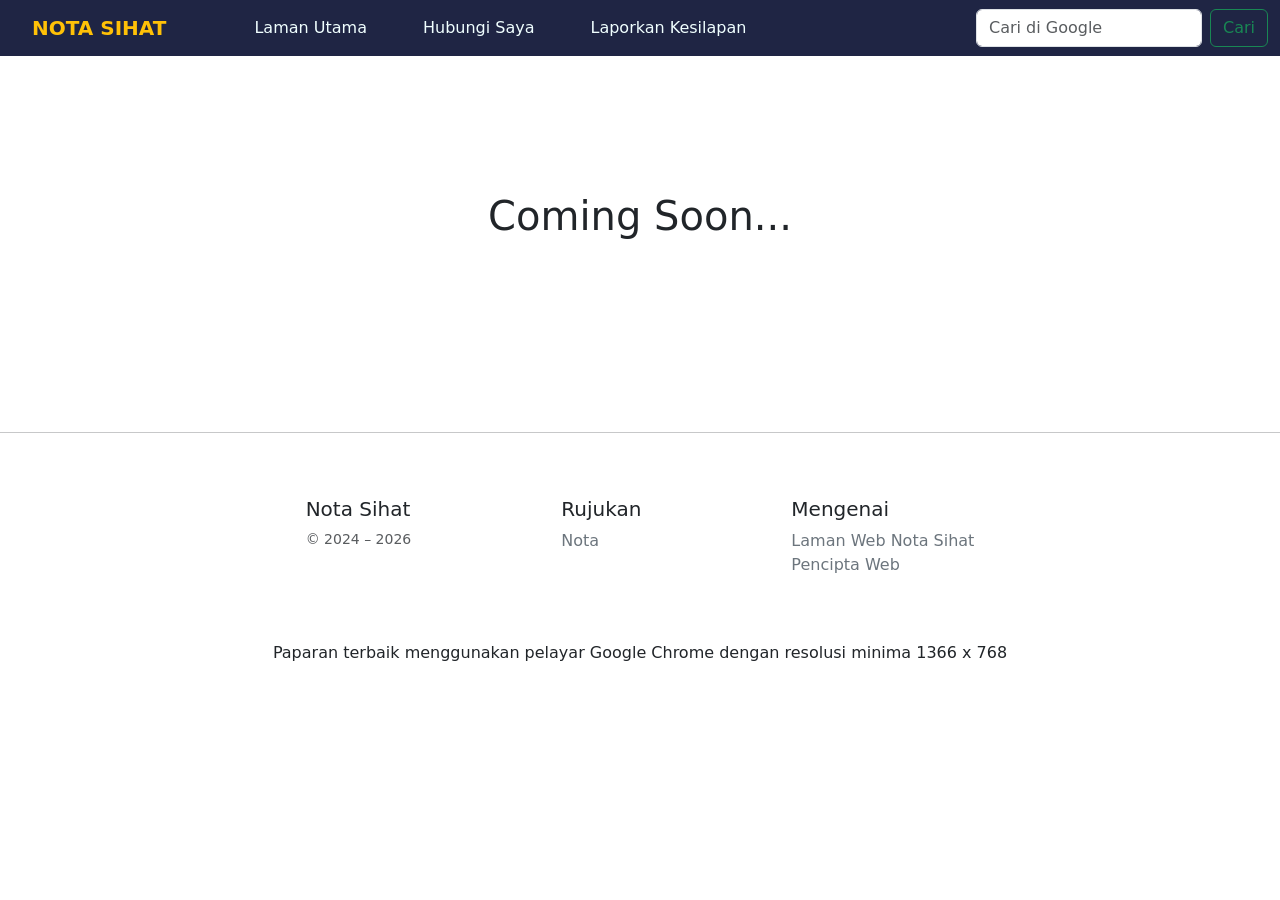
<file: pages/kawalan-penyakit-tidak-berjangkit/kawalan-penyakit-tidak-berjangkit.html>
<!DOCTYPE html>
<html lang="ms">
    <head>
        <meta charset="utf-8">
        <meta name="viewport" content="width=device-width, initial-scale=1">
        <meta name="description" content="This website displays useful notes that are a reference for Public Health Assistants">
        <meta name="keywords" content="nota, Pembantu Kesihatan Awam, nota pka, public health assistants, Nota sihat, nota-sihat">
        <meta name="author" content="Denven Dosip">
        <title>Penyakit Tidak Berjangkit</title>

        <!-- bootstrap -->
        <link href="https://cdn.jsdelivr.net/npm/bootstrap@5.3.3/dist/css/bootstrap.min.css" rel="stylesheet" integrity="sha384-QWTKZyjpPEjISv5WaRU9OFeRpok6YctnYmDr5pNlyT2bRjXh0JMhjY6hW+ALEwIH" crossorigin="anonymous">
        <!-- custom styling -->
        <link href="../../style.css" rel="stylesheet">
        <!-- favIcon -->
        <link rel="apple-touch-icon" sizes="180x180" href="../../assets/favicon/apple-touch-icon.png">
        <link rel="icon" type="image/png" sizes="32x32" href="../../assets/favicon/favicon-32x32.png">
        <link rel="icon" type="image/png" sizes="16x16" href="../../assets/favicon/favicon-16x16.png">
        <link rel="icon" type="image/png" sizes="192x192" href="../../assets/favicon/android-chrome-192x192.png">
        <link rel="icon" type="image/png" sizes="512x512" href="../../assets/favicon/android-chrome-512x512.png">
        <link rel="icon" type="image/x-icon" href="../../assets/favicon/favicon.ico">
        <link rel="manifest" href="../../assets/favicon/site.webmanifest">
    </head>

    <body>
        
        <header>
            <nav class="navbar navbar-expand-md fixed-top">
                <div class="container-fluid">
                    <a class="navbar-brand fw-bolder text-warning" href="../../index.html">NOTA SIHAT</a>
                    <button class="navbar-toggler collapsed" type="button" data-bs-toggle="collapse" data-bs-target="#navbarCollapse" aria-controls="navbarCollapse" aria-expanded="false" aria-label="Toggle navigation">
                        <span class="navbar-toggler-icon"></span>
                    </button>
                    <div class="navbar-collapse collapse" id="navbarCollapse">
                        <ul class="navbar-nav me-auto mb-2 mb-md-0">
                            <li class="nav-item">
                                <a class="nav-link" aria-current="page" href="../../index.html">Laman Utama</a>
                            </li>
                            <li class="nav-item">
                                <a class="nav-link" href="#">Hubungi Saya</a>
                            </li>
                            <li class="nav-item">
                                <a class="nav-link" aria-disabled="true">Laporkan Kesilapan</a>
                            </li>
                        </ul>
                        <form class="search-form d-flex" role="search" action="https://www.google.com/search" method="GET">
                            <input class="search-input form-control me-2" type="text" placeholder="Cari di Google" aria-label="Search">
                            <button class="btn btn-outline-success" type="submit">Cari</button>
                        </form>
                    </div>
                </div>
            </nav>
        </header>

        <main>
            <div id="" class="position-relative overflow-hidden text-center mt-5 mb-5 px-5 py-5">
                <h1 class="mt-5 mb-5 px-5 py-5">
                    Coming Soon...
                </h1>
                <!-- <div class="col-md-6 p-lg-5 mx-auto my-5">
                    <h1 class="display-3 fw-bold">Kawalan Penyakit Bawaan Vektor</h1>
                    <h3 class="fw-normal text-muted mb-3">Penyakit yang disebarkan oleh vektor atau serangga pembawa penyakit</h3>
                </div>
            </div>

            <div id="content" class="album py-5 mx-auto my-5">
                <div class="container">
                    <div class="mobile row row-cols-1 row-cols-sm-2 row-cols-md-3 g-5">

                        <div class="col">
                            <a class="no-line-link" href="./demam-denggi/demam-denggi.html">
                                <div class="card shadow-sm">
                                    <img src="../../images/kawalan-vektor/demam-denggi-img.jpg" alt="" height="225px" width="100%">
                                    <div class="card-body">
                                        <p class="card-text">Demam Denggi</p>
                                    </div>
                                </div>
                            </a>
                        </div>

                        <div class="col">
                            <a class="no-line-link" href="./penyakit-malaria/penyakit-malaria.html">
                                <div class="card shadow-sm">
                                    <img src="../../images/kawalan-vektor/penyakit-malaria.jpg" alt="" height="225px" width="100%">
                                    <div class="card-body">
                                        <p class="card-text">Penyakit Malaria</p>
                                    </div>
                                </div>
                            </a>
                        </div>

                        <div class="col">
                            <a class="no-line-link" href="">
                                <div class="card shadow-sm">
                                    <img src="../../images/kawalan-vektor/filariasis.gif" alt="" height="225px" width="100%">
                                    <div class="card-body">
                                        <p class="card-text">Filariasis</p>
                                    </div>
                                </div>
                            </a>
                        </div>  

                        <div class="col">
                            <a class="no-line-link" href="">
                                <div class="card shadow-sm">
                                    <img src="../../images/kawalan-vektor/kawalan-lalat.jpg" alt="" height="225px" width="100%">
                                    <div class="card-body">
                                        <p class="card-text">Kawalan Lalat</p>
                                    </div>
                                </div>
                            </a>
                        </div>
                    
                    <div class="col">
                            <a class="no-line-link" href="">
                                <div class="card shadow-sm">
                                    <img src="" alt="" height="225px" width="100%">
                                    <div class="card-body">
                                        <p class="card-text">Bekalan air dan kebersihan alam sekeliling</p>
                                    </div>
                                </div>
                            </a>
                        </div>

                        <div class="col">
                            <a class="no-line-link" href="">
                                <div class="card shadow-sm">
                                    <img src="" alt="" height="225px" width="100%">
                                    <div class="card-body">
                                        <p class="card-text">Kebersihan makanan</p>
                                    </div>
                                </div>
                            </a>  
                        </div>

                        <div class="col">
                            <a class="no-line-link" href="">
                                <div class="card shadow-sm">
                                    <img src="" alt="" height="225px" width="100%">
                                    <div class="card-body">
                                        <p class="card-text">BMI Calculator</p>
                                    </div>
                                </div>
                            </a>  
                        </div>

                        <div class="col">
                            <a class="no-line-link" href="">
                                <div class="card shadow-sm">
                                    <img src="" alt="" height="225px" width="100%">
                                    <div class="card-body">
                                        <p class="card-text">Coming Soon</p>
                                    </div>
                                </div>
                            </a>
                        </div>

                        <div class="col">
                            <a class="no-line-link" href="">
                                <div class="card shadow-sm">
                                    <img src="" alt="" height="225px" width="100%">
                                    <div class="card-body">
                                        <p class="card-text">Coming Soon</p>
                                    </div>
                                </div>
                            </a>
                        </div>
                    </div>
                </div>  -->
            </div>
        </main>

        <hr>

        <footer class="container py-5">
            <div class="footer">
                <div>
                    <h5>Nota Sihat</h5>
                    <small class="d-block mb-3 text-body-secondary">© 2024 – <span id="current-year"></span></small>
                </div>
                <div>
                    <h5>Rujukan</h5>
                    <ul class="list-unstyled text-small">
                        <li><a class="link-secondary text-decoration-none inactive-link" href="#">Nota</a></li>
                    </ul>
                </div>
                <div>
                    <h5>Mengenai</h5>
                    <ul class="list-unstyled text-small">
                        <li><a class="link-secondary text-decoration-none" href="../about.html">Laman Web Nota Sihat</a></li>
                        <li><a class="link-secondary text-decoration-none" href="https://about-gdenven.vercel.app/">Pencipta Web</a></li>
                    </ul>
                </div>
                
            </div>
            <div>
                <p class="text-small text-decoration-none text-center my-5">Paparan terbaik menggunakan pelayar Google Chrome dengan resolusi minima 1366 x 768</p>
            </div>
        </footer>

        <script src="https://cdn.jsdelivr.net/npm/bootstrap@5.3.3/dist/js/bootstrap.bundle.min.js" integrity="sha384-YvpcrYf0tY3lHB60NNkmXc5s9fDVZLESaAA55NDzOxhy9GkcIdslK1eN7N6jIeHz" crossorigin="anonymous"></script>
        <script src="../../index.js"></script>
    </body>
</html>
</file>
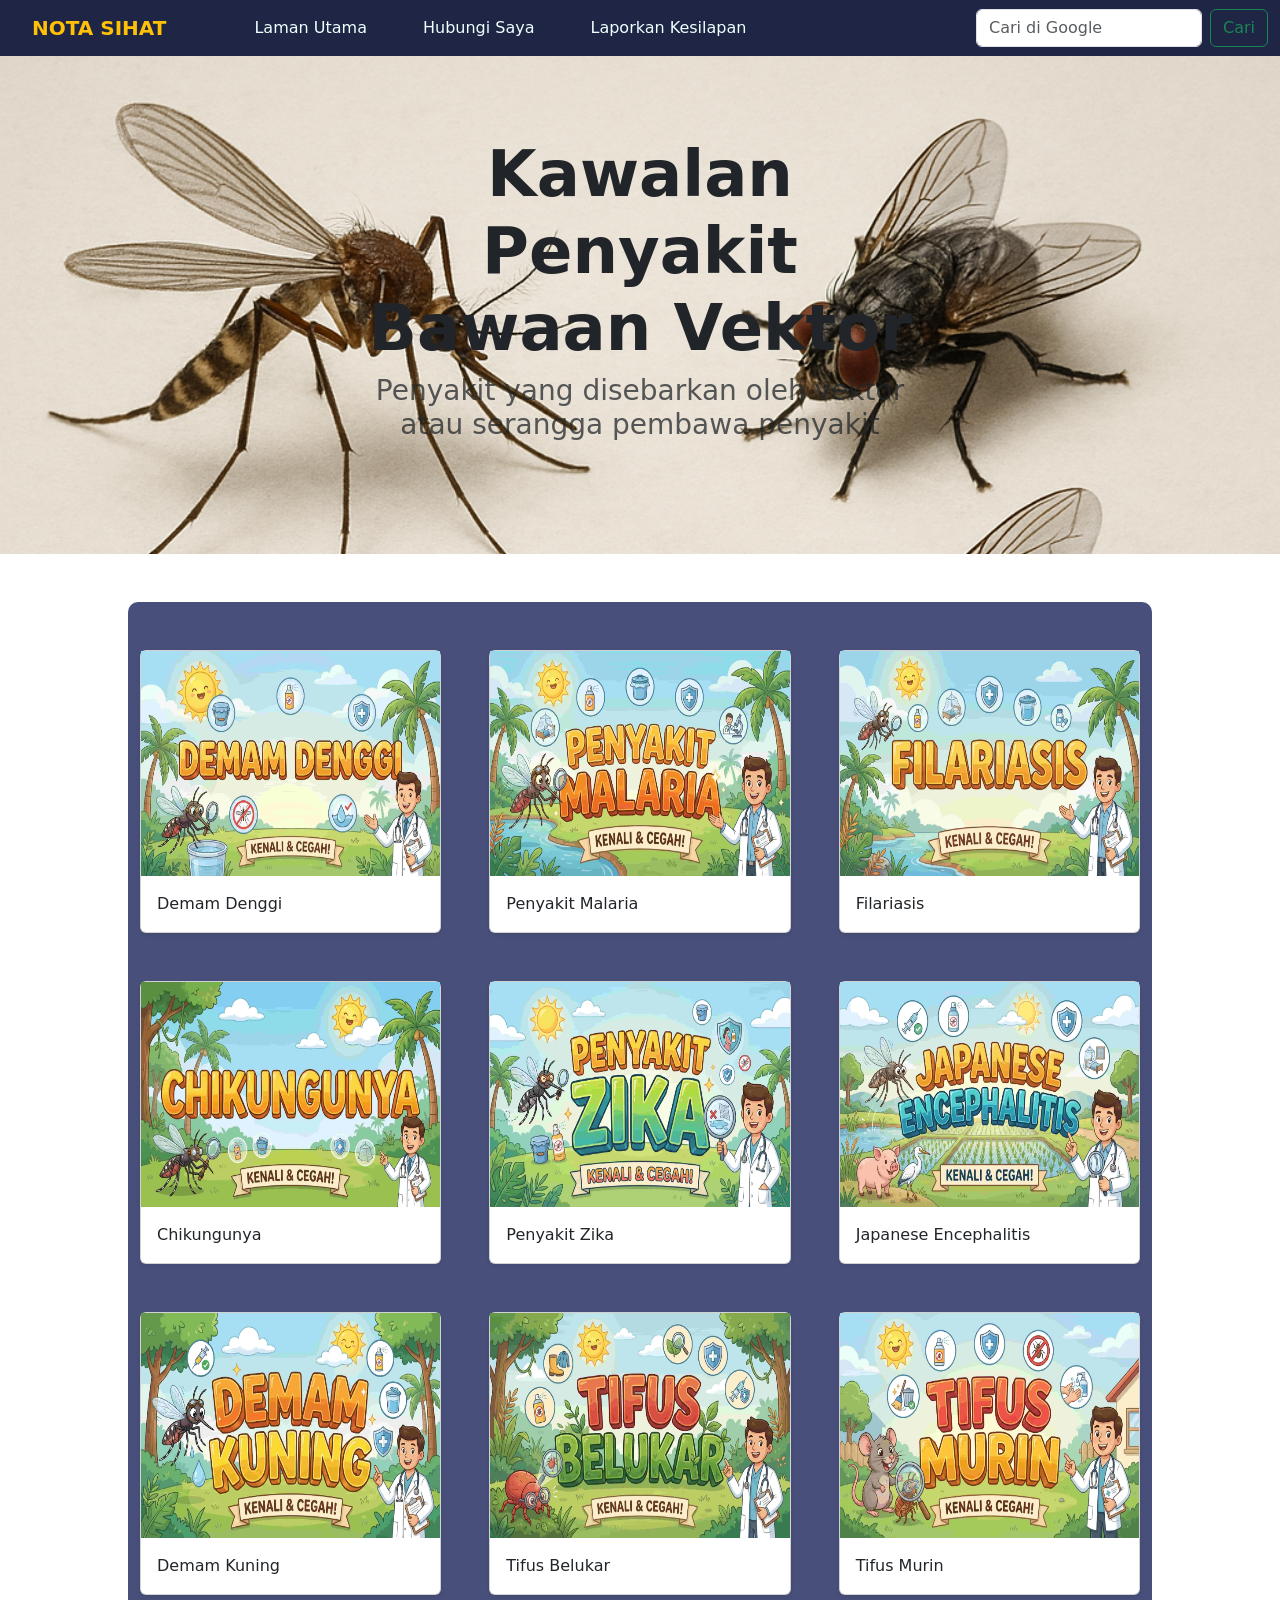
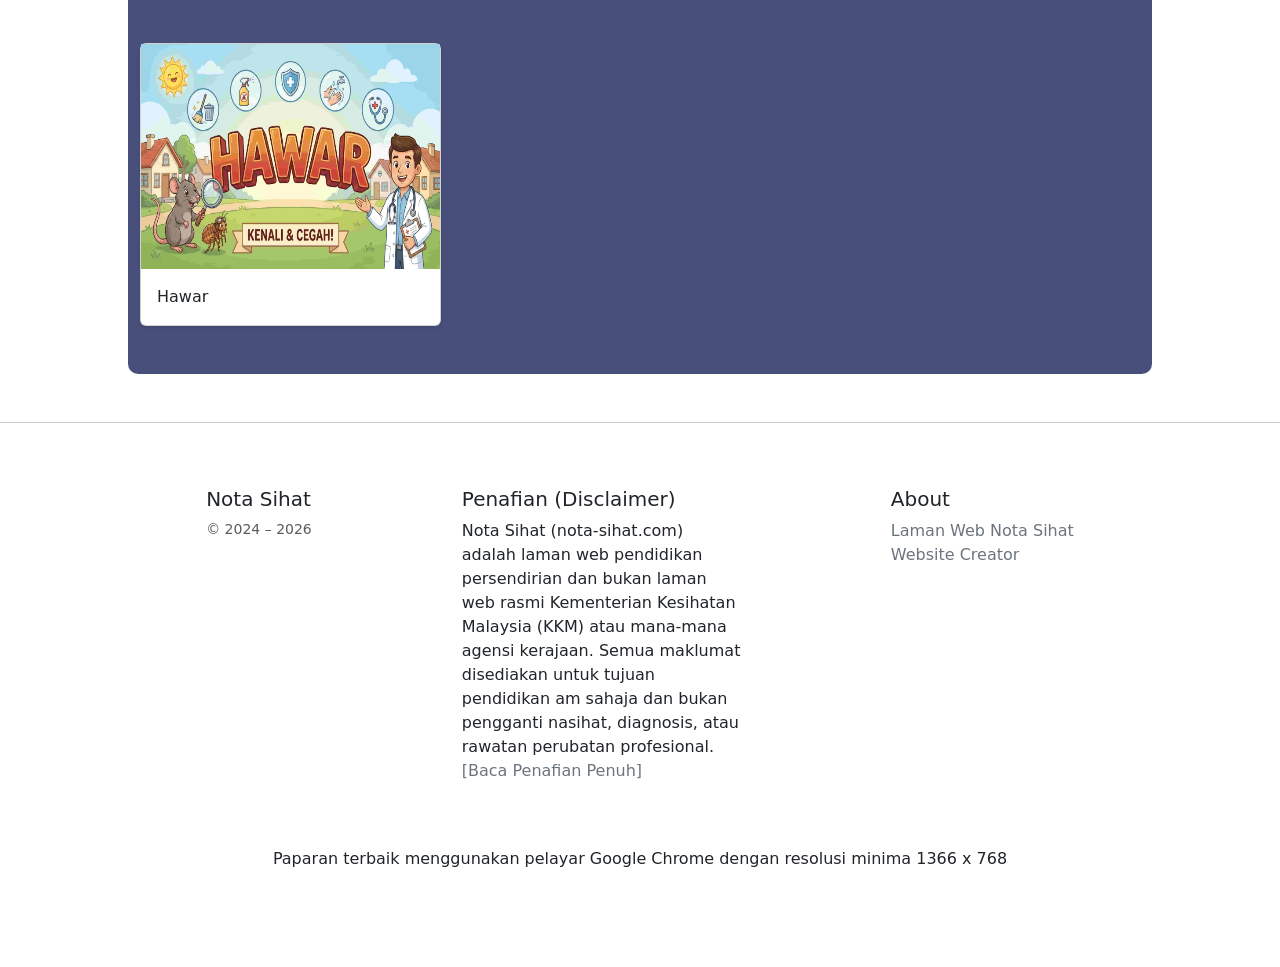
<file: pages/kawalan-vektor/kawalan-vektor.html>
<!DOCTYPE html>
<html lang="ms">
    <head>
        <meta charset="utf-8">
        <meta name="viewport" content="width=device-width, initial-scale=1">
        <meta name="description" content="This website displays useful notes that are a reference for Public Health Assistants">
        <meta name="keywords" content="nota, Pembantu Kesihatan Awam, nota pka, public health assistants, Nota sihat, nota-sihat">
        <meta name="author" content="Denven Dosip">
        <title>Penyakit Bawaan Vektor</title>

        <!-- bootstrap -->
        <link href="https://cdn.jsdelivr.net/npm/bootstrap@5.3.3/dist/css/bootstrap.min.css" rel="stylesheet" integrity="sha384-QWTKZyjpPEjISv5WaRU9OFeRpok6YctnYmDr5pNlyT2bRjXh0JMhjY6hW+ALEwIH" crossorigin="anonymous">
        <!-- custom styling -->
        <link href="../../style.css" rel="stylesheet">
        <!-- favIcon -->
        <link rel="apple-touch-icon" sizes="180x180" href="../../assets/favicon/apple-touch-icon.png">
        <link rel="icon" type="image/png" sizes="32x32" href="../../assets/favicon/favicon-32x32.png">
        <link rel="icon" type="image/png" sizes="16x16" href="../../assets/favicon/favicon-16x16.png">
        <link rel="icon" type="image/png" sizes="192x192" href="../../assets/favicon/android-chrome-192x192.png">
        <link rel="icon" type="image/png" sizes="512x512" href="../../assets/favicon/android-chrome-512x512.png">
        <link rel="icon" type="image/x-icon" href="../../assets/favicon/favicon.ico">
        <link rel="manifest" href="../../assets/favicon/site.webmanifest">
    </head>

    <body>
        
        <header>
            <nav class="navbar navbar-expand-md fixed-top">
                <div class="container-fluid">
                    <a class="navbar-brand fw-bolder text-warning" href="../../index.html">NOTA SIHAT</a>
                    <button class="navbar-toggler collapsed" type="button" data-bs-toggle="collapse" data-bs-target="#navbarCollapse" aria-controls="navbarCollapse" aria-expanded="false" aria-label="Toggle navigation">
                        <span class="navbar-toggler-icon"></span>
                    </button>
                    <div class="navbar-collapse collapse" id="navbarCollapse">
                        <ul class="navbar-nav me-auto mb-2 mb-md-0">
                            <li class="nav-item">
                                <a class="nav-link" aria-current="page" href="../../index.html">Laman Utama</a>
                            </li>
                            <li class="nav-item">
                                <a class="nav-link" href="#">Hubungi Saya</a>
                            </li>
                            <li class="nav-item">
                                <a class="nav-link" aria-disabled="true">Laporkan Kesilapan</a>
                            </li>
                        </ul>
                        <form class="search-form d-flex" role="search" action="https://www.google.com/search" method="GET">
                            <input class="search-input form-control me-2" type="text" placeholder="Cari di Google" aria-label="Search">
                            <button class="btn btn-outline-success" type="submit">Cari</button>
                        </form>
                    </div>
                </div>
            </nav>
        </header>

        <main>
            <div id="kawalan-vektor" class="position-relative overflow-hidden text-center">
                <div class="col-md-6 p-lg-5 mx-auto my-5">
                    <h1 class="display-3 fw-bold">Kawalan Penyakit Bawaan Vektor</h1>
                    <h3 class="fw-normal text-muted mb-3">Penyakit yang disebarkan oleh vektor atau serangga pembawa penyakit</h3>
                </div>
            </div>

            <div id="content" class="album py-5 mx-auto my-5">
                <div class="container">
                    <div class="mobile row row-cols-1 row-cols-sm-2 row-cols-md-3 g-5">

                        <div class="col">
                            <a class="no-line-link" href="./demam-denggi/demam-denggi.html">
                                <div class="card shadow-sm">
                                    <img src="../../assets/images/kawalan-vektor/demam-denggi.jpg" alt="" height="225px" width="100%">
                                    <div class="card-body">
                                        <p class="card-text">Demam Denggi</p>
                                    </div>
                                </div>
                            </a>
                        </div>

                        <div class="col">
                            <a class="no-line-link" href="./penyakit-malaria/penyakit-malaria.html">
                                <div class="card shadow-sm">
                                    <img src="../../assets/images/kawalan-vektor/penyakit-malaria.jpg" alt="" height="225px" width="100%">
                                    <div class="card-body">
                                        <p class="card-text">Penyakit Malaria</p>
                                    </div>
                                </div>
                            </a>
                        </div>

                        <div class="col">
                            <a class="no-line-link" href="./Filariasis/filariasis.html">
                                <div class="card shadow-sm">
                                    <img src="../../assets/images/kawalan-vektor/filariasis.jpg" alt="" height="225px" width="100%">
                                    <div class="card-body">
                                        <p class="card-text">Filariasis</p>
                                    </div>
                                </div>
                            </a>
                        </div>  

                        <div class="col">
                            <a class="no-line-link" href="">
                                <div class="card shadow-sm">
                                    <img src="../../assets/images/kawalan-vektor/chikungunya.jpg" alt="" height="225px" width="100%">
                                    <div class="card-body">
                                        <p class="card-text">Chikungunya</p>
                                    </div>
                                </div>
                            </a>
                        </div>
                    
                        <div class="col">
                            <a class="no-line-link" href="">
                                <div class="card shadow-sm">
                                    <img src="../../assets/images/kawalan-vektor/zika.jpg" alt="" height="225px" width="100%">
                                    <div class="card-body">
                                        <p class="card-text">Penyakit Zika</p>
                                    </div>
                                </div>
                            </a>
                        </div>

                       <div class="col">
                            <a class="no-line-link" href="">
                                <div class="card shadow-sm">
                                    <img src="../../assets/images/kawalan-vektor/japanese-encephalitis.jpg" alt="" height="225px" width="100%">
                                    <div class="card-body">
                                        <p class="card-text">Japanese Encephalitis</p>
                                    </div>
                                </div>
                            </a>  
                        </div>

                        <div class="col">
                            <a class="no-line-link" href="">
                                <div class="card shadow-sm">
                                    <img src="../../assets/images/kawalan-vektor/demam-kuning.jpg" alt="" height="225px" width="100%">
                                    <div class="card-body">
                                        <p class="card-text">Demam Kuning</p>
                                    </div>
                                </div>
                            </a>  
                        </div>

                        <div class="col">
                            <a class="no-line-link" href="">
                                <div class="card shadow-sm">
                                    <img src="../../assets/images/kawalan-vektor/tifus-belukar.jpg" alt="" height="225px" width="100%">
                                    <div class="card-body">
                                        <p class="card-text">Tifus Belukar</p>
                                    </div>
                                </div>
                            </a>
                        </div>

                        <div class="col">
                            <a class="no-line-link" href="">
                                <div class="card shadow-sm">
                                    <img src="../../assets/images/kawalan-vektor/tifus-murin.jpg" alt="" height="225px" width="100%">
                                    <div class="card-body">
                                        <p class="card-text">Tifus Murin</p>
                                    </div>
                                </div>
                            </a>
                        </div>

                        <div class="col">
                            <a class="no-line-link" href="">
                                <div class="card shadow-sm">
                                    <img src="../../assets/images/kawalan-vektor/hawar.jpg" alt="" height="225px" width="100%">
                                    <div class="card-body">
                                        <p class="card-text">Hawar</p>
                                    </div>
                                </div>
                            </a>
                        </div>
                    </div>
                </div> 
            </div>
        </main>

        <hr>

        <footer class="container py-5">
            <div class="footer">
                <div>
                    <h5>Nota Sihat</h5>
                    <small class="d-block mb-3 text-body-secondary">© 2024 – <span id="current-year"></span></small>
                </div>
                <div class="col-md-3">
                    <h5>Penafian (Disclaimer)</h5>
                    <ul class="list-unstyled text-small">
                        <li>Nota Sihat (nota-sihat.com) adalah laman web pendidikan persendirian dan bukan laman web 
                            rasmi Kementerian Kesihatan Malaysia (KKM) atau mana-mana agensi kerajaan. Semua maklumat disediakan 
                            untuk tujuan pendidikan am sahaja dan bukan pengganti nasihat, diagnosis, atau rawatan perubatan profesional. 
                            <a class="link-secondary text-decoration-none" href="/pages/disclaimer.html">[Baca Penafian Penuh]</a>
                        </li>
                    </ul>
                </div>
                <div>
                    <h5>About</h5>
                    <ul class="list-unstyled text-small">
                        <li><a class="link-secondary text-decoration-none" href="../about.html">Laman Web Nota Sihat</a></li>
                        <li><a class="link-secondary text-decoration-none" href="https://about-gdenven.vercel.app/">Website Creator</a></li>
                    </ul>
                </div>   
            </div>
            <div>
                <p class="text-small text-decoration-none text-center my-5">Paparan terbaik menggunakan pelayar Google Chrome dengan resolusi minima 1366 x 768</p>
            </div>
        </footer>

        <script src="https://cdn.jsdelivr.net/npm/bootstrap@5.3.3/dist/js/bootstrap.bundle.min.js" integrity="sha384-YvpcrYf0tY3lHB60NNkmXc5s9fDVZLESaAA55NDzOxhy9GkcIdslK1eN7N6jIeHz" crossorigin="anonymous"></script>
        <script src="../../index.js"></script>
    </body>
</html>
</file>
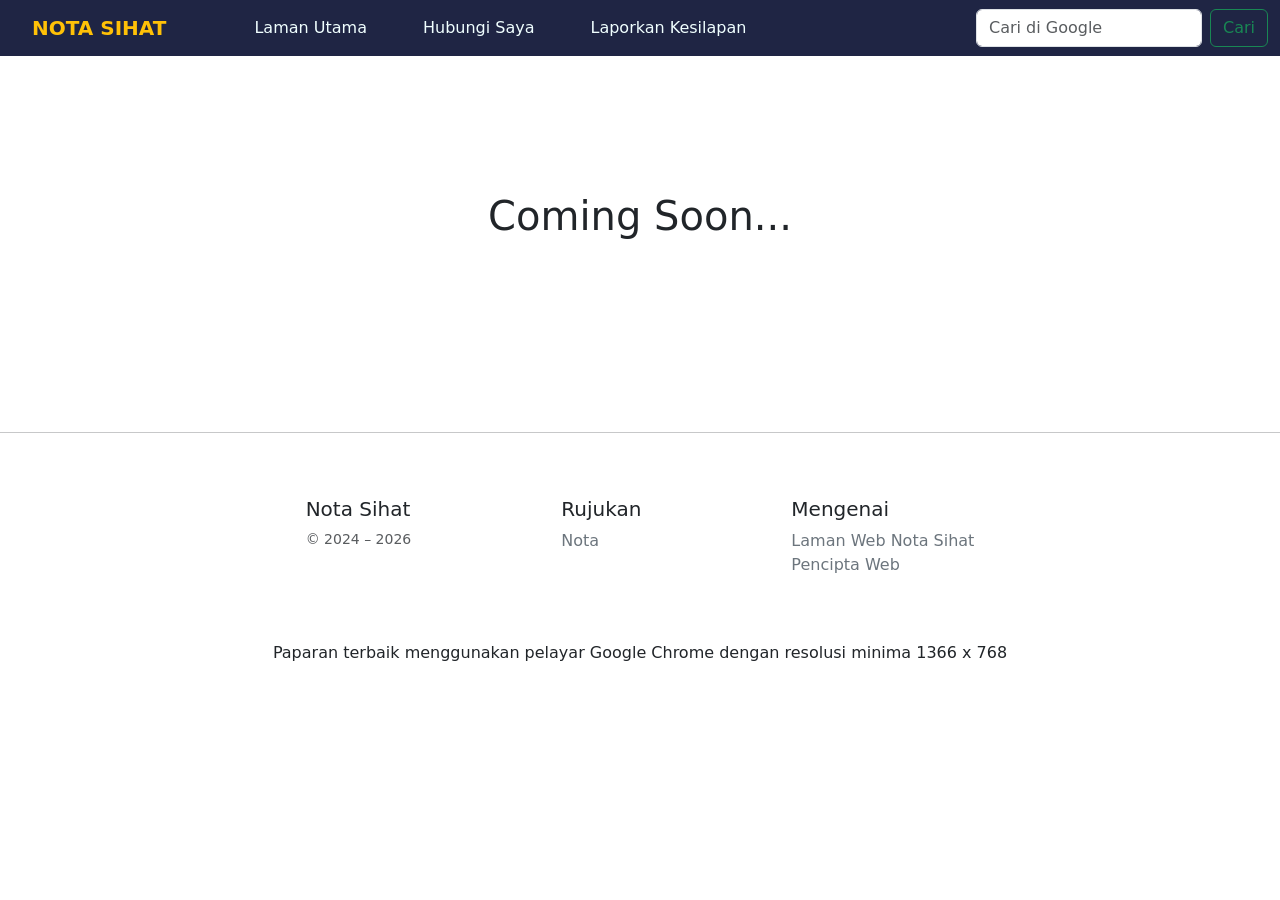
<file: pages/kebersihan-makanan/kebersihan-makanan.html>
<!DOCTYPE html>
<html lang="ms">
    <head>
        <meta charset="utf-8">
        <meta name="viewport" content="width=device-width, initial-scale=1">
        <meta name="description" content="This website displays useful notes that are a reference for Public Health Assistants">
        <meta name="keywords" content="nota, Pembantu Kesihatan Awam, nota pka, public health assistants, Nota sihat, nota-sihat">
        <meta name="author" content="Denven Dosip">
        <title>Kebersihan Makanan</title>

        <!-- bootstrap -->
        <link href="https://cdn.jsdelivr.net/npm/bootstrap@5.3.3/dist/css/bootstrap.min.css" rel="stylesheet" integrity="sha384-QWTKZyjpPEjISv5WaRU9OFeRpok6YctnYmDr5pNlyT2bRjXh0JMhjY6hW+ALEwIH" crossorigin="anonymous">
        <!-- custom styling -->
        <link href="../../style.css" rel="stylesheet">
        <!-- favIcon -->
        <link rel="apple-touch-icon" sizes="180x180" href="../../assets/favicon/apple-touch-icon.png">
        <link rel="icon" type="image/png" sizes="32x32" href="../../assets/favicon/favicon-32x32.png">
        <link rel="icon" type="image/png" sizes="16x16" href="../../assets/favicon/favicon-16x16.png">
        <link rel="icon" type="image/png" sizes="192x192" href="../../assets/favicon/android-chrome-192x192.png">
        <link rel="icon" type="image/png" sizes="512x512" href="../../assets/favicon/android-chrome-512x512.png">
        <link rel="icon" type="image/x-icon" href="../../assets/favicon/favicon.ico">
        <link rel="manifest" href="../../assets/favicon/site.webmanifest">
    </head>

    <body>
        
        <header>
            <nav class="navbar navbar-expand-md fixed-top">
                <div class="container-fluid">
                    <a class="navbar-brand fw-bolder text-warning" href="../../index.html">NOTA SIHAT</a>
                    <button class="navbar-toggler collapsed" type="button" data-bs-toggle="collapse" data-bs-target="#navbarCollapse" aria-controls="navbarCollapse" aria-expanded="false" aria-label="Toggle navigation">
                        <span class="navbar-toggler-icon"></span>
                    </button>
                    <div class="navbar-collapse collapse" id="navbarCollapse">
                        <ul class="navbar-nav me-auto mb-2 mb-md-0">
                            <li class="nav-item">
                                <a class="nav-link" aria-current="page" href="../../index.html">Laman Utama</a>
                            </li>
                            <li class="nav-item">
                                <a class="nav-link" href="#">Hubungi Saya</a>
                            </li>
                            <li class="nav-item">
                                <a class="nav-link" aria-disabled="true">Laporkan Kesilapan</a>
                            </li>
                        </ul>
                        <form class="search-form d-flex" role="search" action="https://www.google.com/search" method="GET">
                            <input class="search-input form-control me-2" type="text" placeholder="Cari di Google" aria-label="Search">
                            <button class="btn btn-outline-success" type="submit">Cari</button>
                        </form>
                    </div>
                </div>
            </nav>
        </header>

        <main>
            <div id="" class="position-relative overflow-hidden text-center mt-5 mb-5 px-5 py-5">
                <h1 class="mt-5 mb-5 px-5 py-5">
                    Coming Soon...
                </h1>
                <!-- <div class="col-md-6 p-lg-5 mx-auto my-5">
                    <h1 class="display-3 fw-bold">Kawalan Penyakit Bawaan Vektor</h1>
                    <h3 class="fw-normal text-muted mb-3">Penyakit yang disebarkan oleh vektor atau serangga pembawa penyakit</h3>
                </div>
            </div>

            <div id="content" class="album py-5 mx-auto my-5">
                <div class="container">
                    <div class="mobile row row-cols-1 row-cols-sm-2 row-cols-md-3 g-5">

                        <div class="col">
                            <a class="no-line-link" href="./demam-denggi/demam-denggi.html">
                                <div class="card shadow-sm">
                                    <img src="../../images/kawalan-vektor/demam-denggi-img.jpg" alt="" height="225px" width="100%">
                                    <div class="card-body">
                                        <p class="card-text">Demam Denggi</p>
                                    </div>
                                </div>
                            </a>
                        </div>

                        <div class="col">
                            <a class="no-line-link" href="./penyakit-malaria/penyakit-malaria.html">
                                <div class="card shadow-sm">
                                    <img src="../../images/kawalan-vektor/penyakit-malaria.jpg" alt="" height="225px" width="100%">
                                    <div class="card-body">
                                        <p class="card-text">Penyakit Malaria</p>
                                    </div>
                                </div>
                            </a>
                        </div>

                        <div class="col">
                            <a class="no-line-link" href="">
                                <div class="card shadow-sm">
                                    <img src="../../images/kawalan-vektor/filariasis.gif" alt="" height="225px" width="100%">
                                    <div class="card-body">
                                        <p class="card-text">Filariasis</p>
                                    </div>
                                </div>
                            </a>
                        </div>  

                        <div class="col">
                            <a class="no-line-link" href="">
                                <div class="card shadow-sm">
                                    <img src="../../images/kawalan-vektor/kawalan-lalat.jpg" alt="" height="225px" width="100%">
                                    <div class="card-body">
                                        <p class="card-text">Kawalan Lalat</p>
                                    </div>
                                </div>
                            </a>
                        </div>
                    
                    <div class="col">
                            <a class="no-line-link" href="">
                                <div class="card shadow-sm">
                                    <img src="" alt="" height="225px" width="100%">
                                    <div class="card-body">
                                        <p class="card-text">Bekalan air dan kebersihan alam sekeliling</p>
                                    </div>
                                </div>
                            </a>
                        </div>

                        <div class="col">
                            <a class="no-line-link" href="">
                                <div class="card shadow-sm">
                                    <img src="" alt="" height="225px" width="100%">
                                    <div class="card-body">
                                        <p class="card-text">Kebersihan makanan</p>
                                    </div>
                                </div>
                            </a>  
                        </div>

                        <div class="col">
                            <a class="no-line-link" href="">
                                <div class="card shadow-sm">
                                    <img src="" alt="" height="225px" width="100%">
                                    <div class="card-body">
                                        <p class="card-text">BMI Calculator</p>
                                    </div>
                                </div>
                            </a>  
                        </div>

                        <div class="col">
                            <a class="no-line-link" href="">
                                <div class="card shadow-sm">
                                    <img src="" alt="" height="225px" width="100%">
                                    <div class="card-body">
                                        <p class="card-text">Coming Soon</p>
                                    </div>
                                </div>
                            </a>
                        </div>

                        <div class="col">
                            <a class="no-line-link" href="">
                                <div class="card shadow-sm">
                                    <img src="" alt="" height="225px" width="100%">
                                    <div class="card-body">
                                        <p class="card-text">Coming Soon</p>
                                    </div>
                                </div>
                            </a>
                        </div>
                    </div>
                </div>  -->
            </div>
        </main>

        <hr>

        <footer class="container py-5">
            <div class="footer">
                <div>
                    <h5>Nota Sihat</h5>
                    <small class="d-block mb-3 text-body-secondary">© 2024 – <span id="current-year"></span></small>
                </div>
                <div>
                    <h5>Rujukan</h5>
                    <ul class="list-unstyled text-small">
                        <li><a class="link-secondary text-decoration-none inactive-link" href="#">Nota</a></li>
                    </ul>
                </div>
                <div>
                    <h5>Mengenai</h5>
                    <ul class="list-unstyled text-small">
                        <li><a class="link-secondary text-decoration-none" href="../about.html">Laman Web Nota Sihat</a></li>
                        <li><a class="link-secondary text-decoration-none" href="https://about-gdenven.vercel.app/">Pencipta Web</a></li>
                    </ul>
                </div>
                
            </div>
            <div>
                <p class="text-small text-decoration-none text-center my-5">Paparan terbaik menggunakan pelayar Google Chrome dengan resolusi minima 1366 x 768</p>
            </div>
        </footer>

        <script src="https://cdn.jsdelivr.net/npm/bootstrap@5.3.3/dist/js/bootstrap.bundle.min.js" integrity="sha384-YvpcrYf0tY3lHB60NNkmXc5s9fDVZLESaAA55NDzOxhy9GkcIdslK1eN7N6jIeHz" crossorigin="anonymous"></script>
        <script src="../../index.js"></script>
    </body>
</html>
</file>
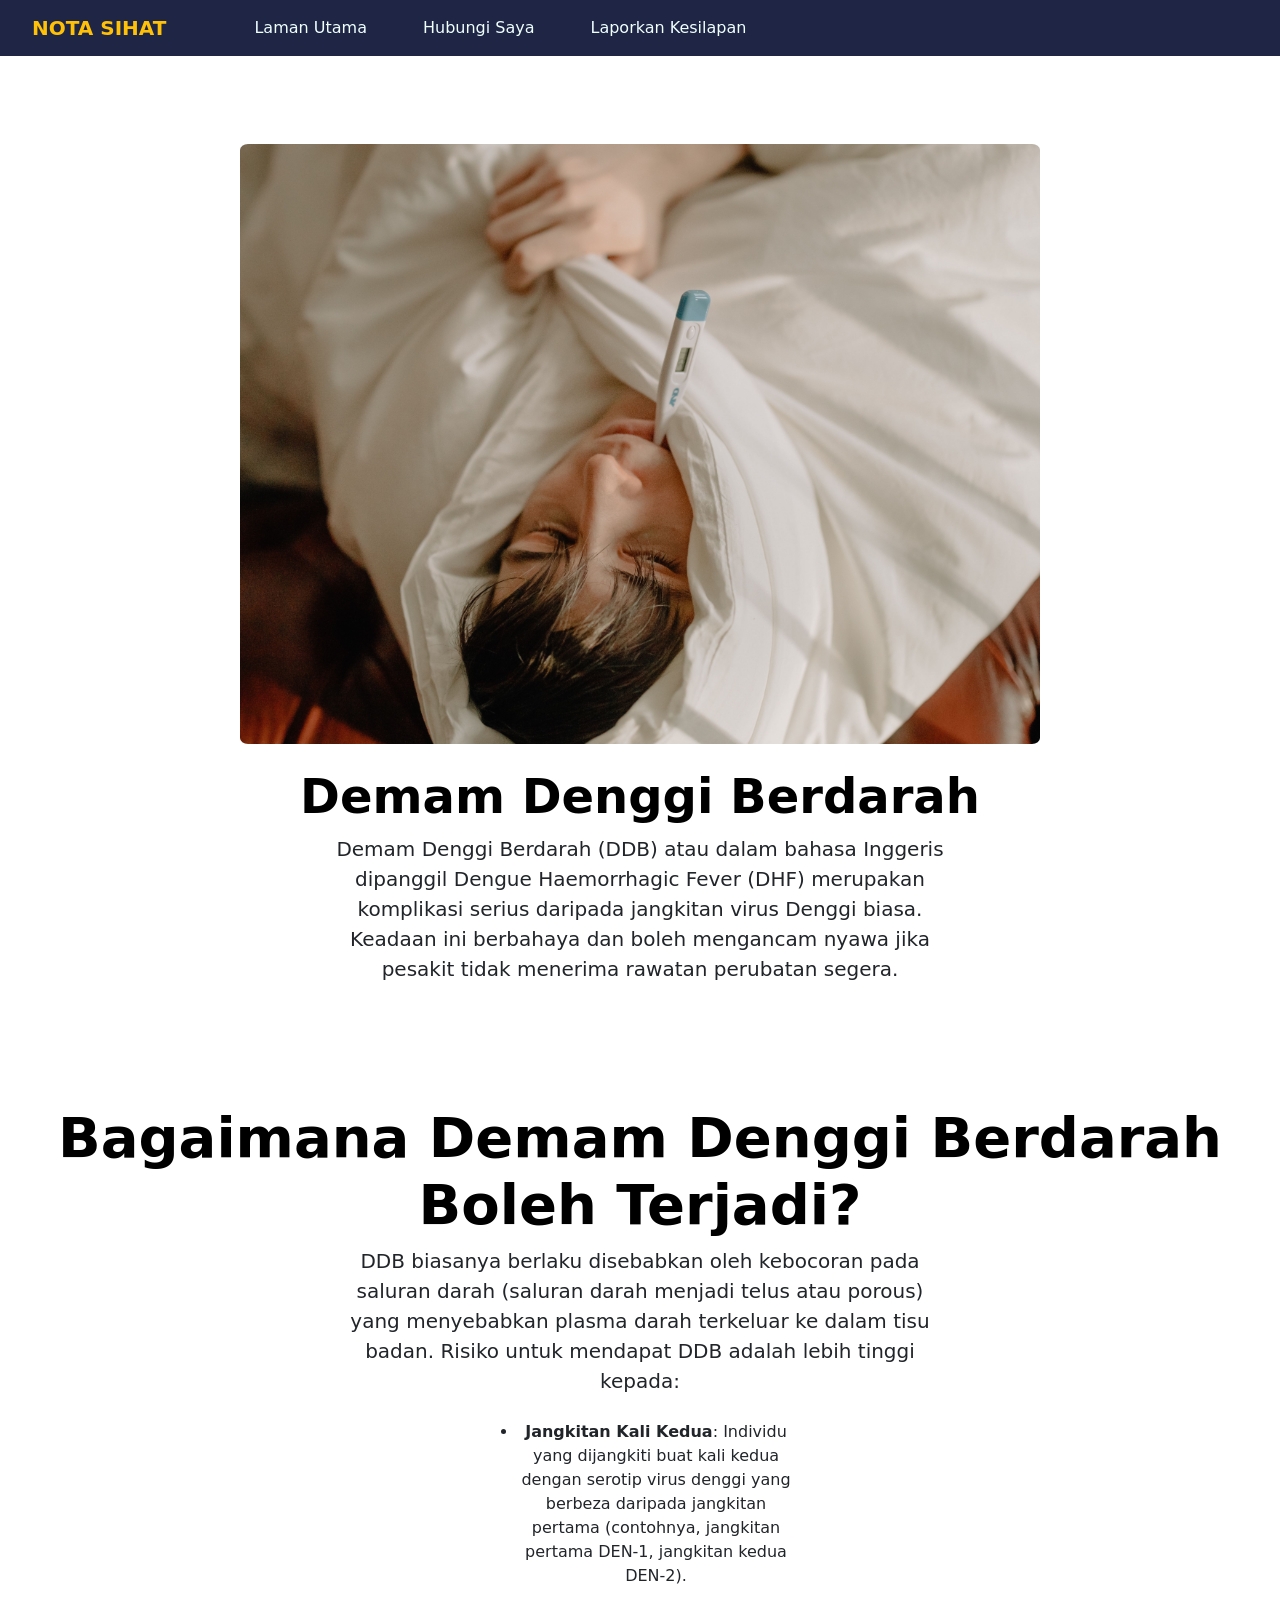
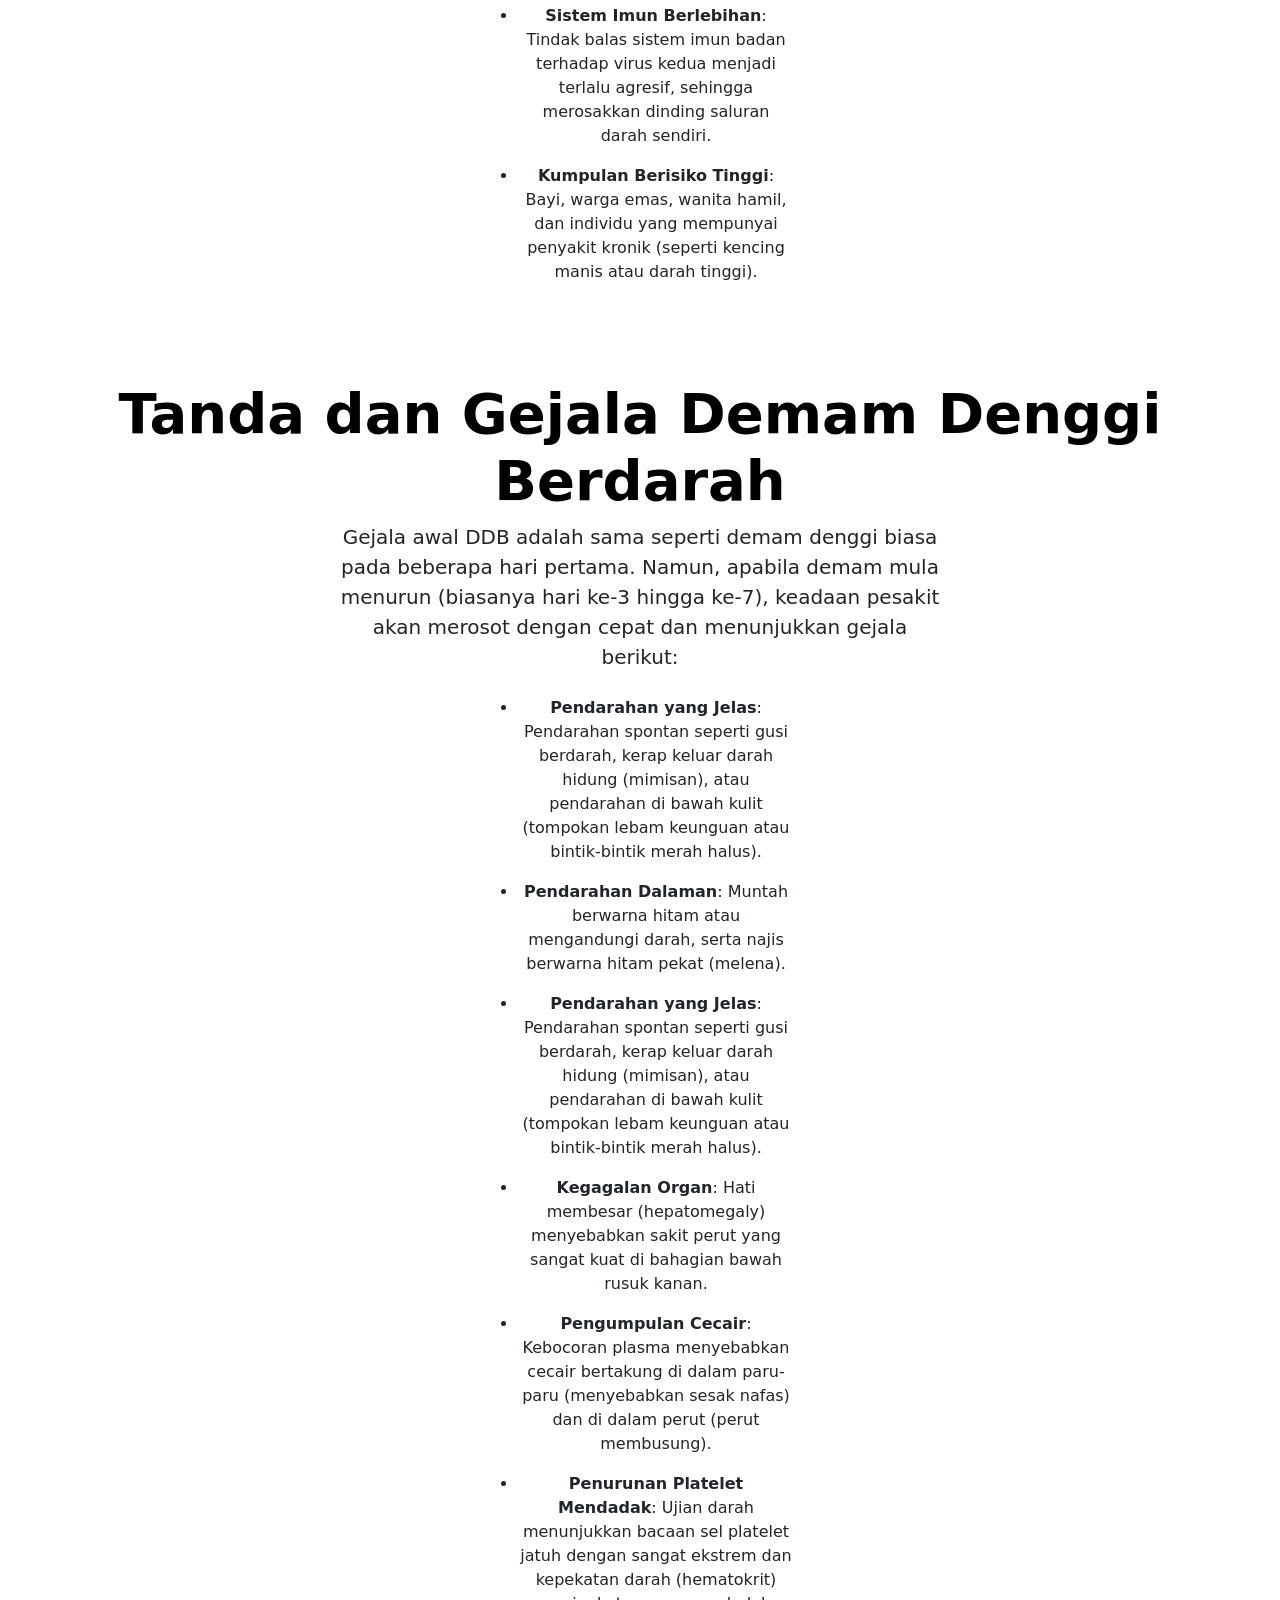
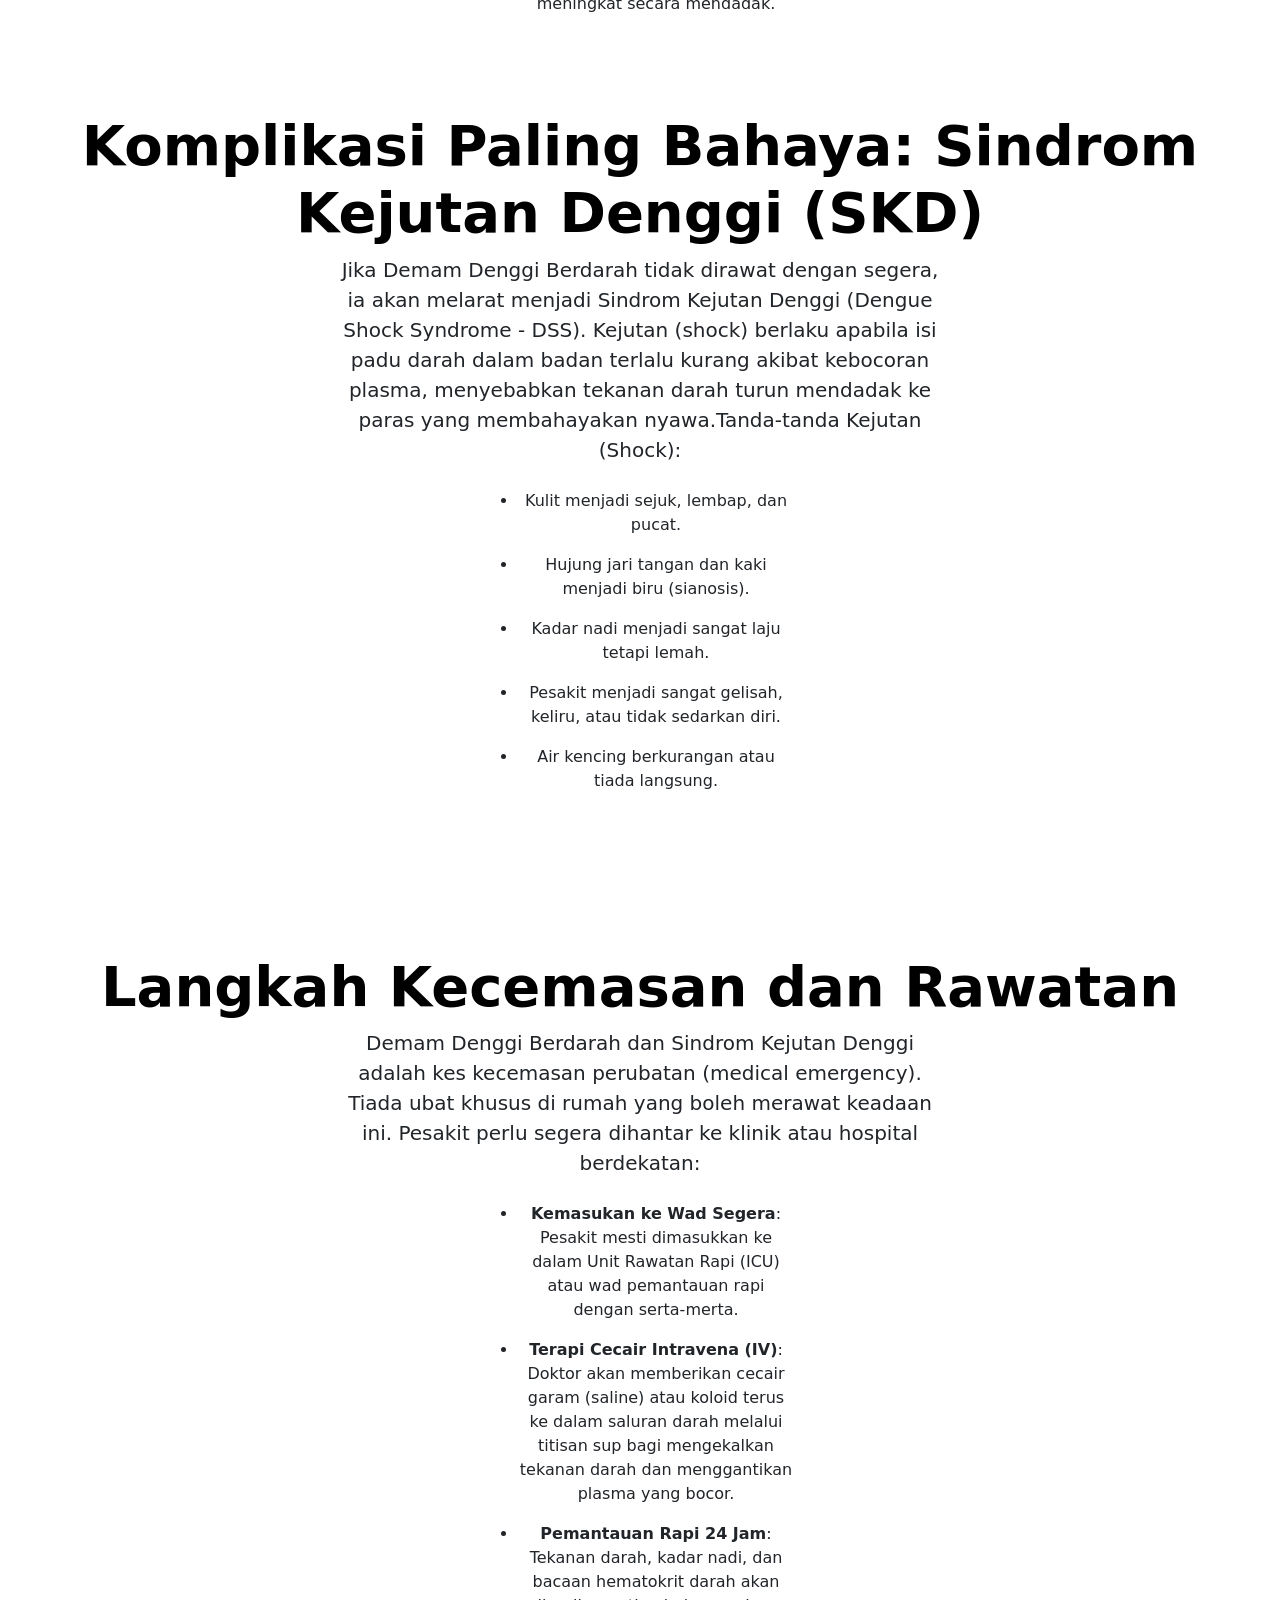
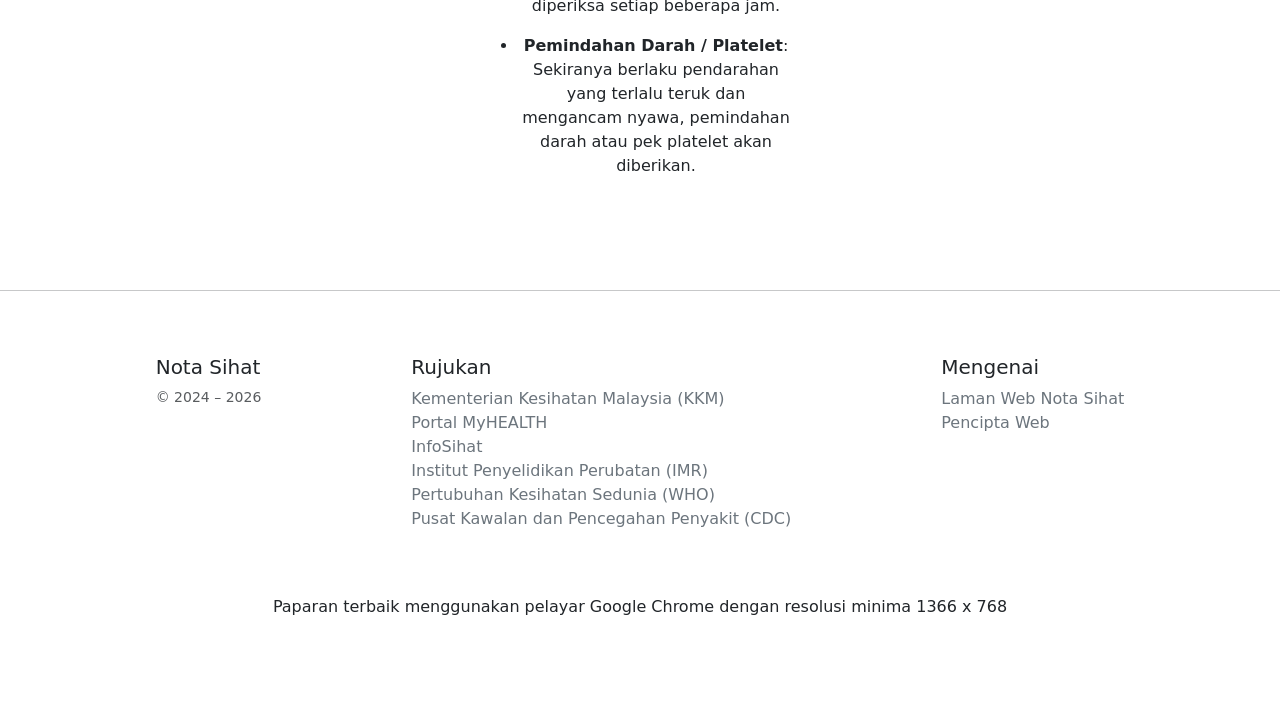
<file: pages/kawalan-vektor/demam-denggi/demam-denggi-berdarah.html>
<!DOCTYPE html>
<html lang="ms">
    <head>
        <meta charset="utf-8">
        <meta name="viewport" content="width=device-width, initial-scale=1">
        <meta name="description" content="This website displays useful notes that are a reference for Public Health Assistants">
        <meta name="keywords" content="nota, Pembantu Kesihatan Awam, nota pka, public health assistants, Nota sihat, nota-sihat">
        <meta name="author" content="Denven Dosip">
        <title>Demam Denggi Berdarah</title>

        <!-- bootstrap -->
        <link href="https://cdn.jsdelivr.net/npm/bootstrap@5.3.3/dist/css/bootstrap.min.css" rel="stylesheet" integrity="sha384-QWTKZyjpPEjISv5WaRU9OFeRpok6YctnYmDr5pNlyT2bRjXh0JMhjY6hW+ALEwIH" crossorigin="anonymous">
        <!-- custom styling -->
        <link href="../../../style.css" rel="stylesheet">
        <!-- favIcon -->
        <link rel="apple-touch-icon" sizes="180x180" href="../../../assets/favicon/apple-touch-icon.png">
        <link rel="icon" type="image/png" sizes="32x32" href="../../../assets/favicon/favicon-32x32.png">
        <link rel="icon" type="image/png" sizes="16x16" href="../../../assets/favicon/favicon-16x16.png">
        <link rel="icon" type="image/png" sizes="192x192" href="../../../assets/favicon/android-chrome-192x192.png">
        <link rel="icon" type="image/png" sizes="512x512" href="../../../assets/favicon/android-chrome-512x512.png">
        <link rel="icon" type="image/x-icon" href="../../../assets/favicon/favicon.ico">
        <link rel="manifest" href="../../../assets/favicon/site.webmanifest">
    </head>

    <body>
        
        <header>
            <nav class="navbar navbar-expand-md fixed-top">
                <div class="container-fluid">
                    <a class="navbar-brand fw-bolder text-warning" href="../../../index.html">NOTA SIHAT</a>
                    <button class="navbar-toggler collapsed" type="button" data-bs-toggle="collapse" data-bs-target="#navbarCollapse" aria-controls="navbarCollapse" aria-expanded="false" aria-label="Toggle navigation">
                        <span class="navbar-toggler-icon"></span>
                    </button>
                    <div class="navbar-collapse collapse" id="navbarCollapse">
                        <ul class="navbar-nav me-auto mb-2 mb-md-0">
                            <li class="nav-item">
                                <a class="nav-link" aria-current="page" href="../../../index.html">Laman Utama</a>
                            </li>
                            <li class="nav-item">
                                <a class="nav-link" href="#">Hubungi Saya</a>
                            </li>
                            <li class="nav-item">
                                <a class="nav-link" aria-disabled="true">Laporkan Kesilapan</a>
                            </li>
                        </ul>
                        <!-- <form class="search-form d-flex" role="search" action="https://www.google.com/search" method="GET">
                            <input class="search-input form-control me-2" type="text" placeholder="Cari di Google" aria-label="Search">
                            <button class="btn btn-outline-success" type="submit">Cari</button>
                        </form> -->
                    </div>
                </div>
            </nav>
        </header>

        <main class="pt-5">
            <div class="px-4 py-5 my-5 text-center"> 
                <img class="d-block mx-auto mb-4 page-main-pic img-fluid" src="../../../assets/images/kawalan-vektor/demam-denggi-img/DDF-main-pic.jpg" alt="" width="800" height="400" > 
                <h1 class="display-5 fw-bold text-body-emphasis">Demam Denggi Berdarah</h1>
                <div class="col-lg-6 mx-auto"> 
                    <p class="lead mb-4 text-centre">
                        Demam Denggi Berdarah (DDB) atau dalam bahasa Inggeris dipanggil Dengue Haemorrhagic Fever (DHF) merupakan komplikasi serius daripada 
                        jangkitan virus Denggi biasa. Keadaan ini berbahaya dan boleh mengancam nyawa jika pesakit tidak menerima rawatan perubatan segera.
                    </p>
                </div> 
            </div> 
            <div class="px-4 my-5 text-center"> 
                <h1 class="display-4 fw-bold text-body-emphasis">Bagaimana Demam Denggi Berdarah Boleh Terjadi?</h1> 
                <div class="col-lg-6 mx-auto"> 
                    <p class="lead mb-4">
                        DDB biasanya berlaku disebabkan oleh kebocoran pada saluran darah (saluran darah menjadi telus atau porous) yang menyebabkan plasma darah terkeluar 
                        ke dalam tisu badan. Risiko untuk mendapat DDB adalah lebih tinggi kepada:
                    </p>
                    <ul class="col-lg-6 mx-auto">
                        <li class="mb-3">
                            <strong>Jangkitan Kali Kedua</strong>: Individu yang dijangkiti buat kali kedua dengan serotip virus denggi yang berbeza daripada jangkitan pertama 
                            (contohnya, jangkitan pertama DEN-1, jangkitan kedua DEN-2).
                        </li>  
                        <li class="mb-3">
                            <strong>Sistem Imun Berlebihan</strong>: Tindak balas sistem imun badan terhadap virus kedua menjadi terlalu agresif, sehingga merosakkan dinding 
                            saluran darah sendiri.
                        </li>
                        <li>
                            <strong>Kumpulan Berisiko Tinggi</strong>: Bayi, warga emas, wanita hamil, dan individu yang mempunyai penyakit kronik (seperti kencing manis atau 
                            darah tinggi).
                        </li>
                    </ul>
                </div> 
            </div>
            <div class="px-4 pt-5 my-5 text-center"> 
                <h1 class="display-4 fw-bold text-body-emphasis">Tanda dan Gejala Demam Denggi Berdarah</h1>
                <div class="col-lg-6 mx-auto"> 
                    <p class="lead mb-4">
                        Gejala awal DDB adalah sama seperti demam denggi biasa pada beberapa hari pertama. Namun, apabila demam mula menurun (biasanya hari ke-3 hingga ke-7), 
                        keadaan pesakit akan merosot dengan cepat dan menunjukkan gejala berikut:
                    </p>
                    <ul class="col-lg-6 mx-auto">
                        <li class="mb-3">
                            <strong>Pendarahan yang Jelas</strong>: Pendarahan spontan seperti gusi berdarah, kerap keluar darah hidung (mimisan), atau pendarahan di bawah kulit 
                            (tompokan lebam keunguan atau bintik-bintik merah halus).
                        </li>  
                        <li class="mb-3">
                            <strong>Pendarahan Dalaman</strong>: Muntah berwarna hitam atau mengandungi darah, serta najis berwarna hitam pekat (melena).
                        </li>
                        <li class="mb-3">
                            <strong>Pendarahan yang Jelas</strong>: Pendarahan spontan seperti gusi berdarah, kerap keluar darah hidung (mimisan), atau pendarahan di bawah kulit 
                            (tompokan lebam keunguan atau bintik-bintik merah halus).
                        </li>
                        <li class="mb-3">
                            <strong>Kegagalan Organ</strong>: Hati membesar (hepatomegaly) menyebabkan sakit perut yang sangat kuat di bahagian bawah rusuk kanan.
                        </li>
                        <li class="mb-3">
                            <strong>Pengumpulan Cecair</strong>: Kebocoran plasma menyebabkan cecair bertakung di dalam paru-paru (menyebabkan sesak nafas) dan di dalam perut (perut membusung).
                        </li><li class="mb-3">
                            <strong>Penurunan Platelet Mendadak</strong>: Ujian darah menunjukkan bacaan sel platelet jatuh dengan sangat ekstrem dan kepekatan darah (hematokrit) meningkat secara mendadak.
                        </li>
                    </ul>
                </div> 
            </div>
            <div class="px-4 pt-5 my-5 pb-5 text-center"> 
                <h1 class="display-4 fw-bold text-body-emphasis">Komplikasi Paling Bahaya: Sindrom Kejutan Denggi (SKD)</h1>
                <div class="col-lg-6 mx-auto"> 
                    <p class="lead mb-4">
                        Jika Demam Denggi Berdarah tidak dirawat dengan segera, ia akan melarat menjadi Sindrom Kejutan Denggi (Dengue Shock Syndrome - DSS). Kejutan (shock) berlaku apabila 
                        isi padu darah dalam badan terlalu kurang akibat kebocoran plasma, menyebabkan tekanan darah turun mendadak ke paras yang membahayakan nyawa.Tanda-tanda Kejutan (Shock):
                    </p>
                    <ul class="col-lg-6 mx-auto">
                        <li class="mb-3">
                            Kulit menjadi sejuk, lembap, dan pucat.
                        </li>  
                        <li class="mb-3">
                            Hujung jari tangan dan kaki menjadi biru (sianosis).
                        </li>
                        <li class="mb-3">
                            Kadar nadi menjadi sangat laju tetapi lemah.
                        </li>
                        <li class="mb-3">
                            Pesakit menjadi sangat gelisah, keliru, atau tidak sedarkan diri.
                        </li>
                        <li class="mb-3">
                            Air kencing berkurangan atau tiada langsung.
                        </li>
                    </ul>
                </div> 
            </div> 
            <div class="px-4 pt-5 my-5 pb-5 text-center"> 
                <h1 class="display-4 fw-bold text-body-emphasis">Langkah Kecemasan dan Rawatan</h1>
                <div class="col-lg-6 mx-auto"> 
                    <p class="lead mb-4">
                        Demam Denggi Berdarah dan Sindrom Kejutan Denggi adalah kes kecemasan perubatan (medical emergency). Tiada ubat khusus di rumah yang boleh merawat keadaan ini.
                        Pesakit perlu segera dihantar ke klinik atau hospital berdekatan:
                    </p>
                    <ul class="col-lg-6 mx-auto">
                        <li class="mb-3">
                            <b>Kemasukan ke Wad Segera</b>: Pesakit mesti dimasukkan ke dalam Unit Rawatan Rapi (ICU) atau wad pemantauan rapi dengan serta-merta.
                        </li>  
                        <li class="mb-3">
                            <b>Terapi Cecair Intravena (IV)</b>: Doktor akan memberikan cecair garam (saline) atau koloid terus ke dalam saluran darah melalui titisan sup bagi mengekalkan 
                            tekanan darah dan menggantikan plasma yang bocor.
                        </li>
                        <li class="mb-3">
                            <b>Pemantauan Rapi 24 Jam</b>: Tekanan darah, kadar nadi, dan bacaan hematokrit darah akan diperiksa setiap beberapa jam.
                        </li>
                        <li class="mb-3">
                            <b>Pemindahan Darah / Platelet</b>: Sekiranya berlaku pendarahan yang terlalu teruk dan mengancam nyawa, pemindahan darah atau pek platelet akan diberikan.
                        </li>
                    </ul>
                </div> 
            </div>
        </main>

        <hr>

        <footer class="container py-5">
            <div class="footer">
                <div>
                    <h5>Nota Sihat</h5>
                    <small class="d-block mb-3 text-body-secondary">© 2024 – <span id="current-year"></span></small>
                </div>
                <div>
                    <h5>Rujukan</h5>
                    <ul class="list-unstyled text-small">
                        <li><a class="link-secondary text-decoration-none inactive-link" href="#">Kementerian Kesihatan Malaysia (KKM)</a></li>
                        <li><a class="link-secondary text-decoration-none inactive-link" href="#">Portal MyHEALTH</a></li>
                        <li><a class="link-secondary text-decoration-none inactive-link" href="#">InfoSihat</a></li>
                        <li><a class="link-secondary text-decoration-none inactive-link" href="#">Institut Penyelidikan Perubatan (IMR)</a></li>
                        <li><a class="link-secondary text-decoration-none inactive-link" href="#">Pertubuhan Kesihatan Sedunia (WHO)</a></li>
                        <li><a class="link-secondary text-decoration-none inactive-link" href="#">Pusat Kawalan dan Pencegahan Penyakit (CDC)</a></li>
                    </ul>
                </div>
                <div>
                    <h5>Mengenai</h5>
                    <ul class="list-unstyled text-small">
                        <li><a class="link-secondary text-decoration-none" href="../../about.html">Laman Web Nota Sihat</a></li>
                        <li><a class="link-secondary text-decoration-none" href="https://about-gdenven.vercel.app/">Pencipta Web</a></li>
                    </ul>
                </div>
                
            </div>
            <div>
                <p class="text-small text-decoration-none text-center my-5">Paparan terbaik menggunakan pelayar Google Chrome dengan resolusi minima 1366 x 768</p>
            </div>
        </footer>

        <script src="https://cdn.jsdelivr.net/npm/bootstrap@5.3.3/dist/js/bootstrap.bundle.min.js" integrity="sha384-YvpcrYf0tY3lHB60NNkmXc5s9fDVZLESaAA55NDzOxhy9GkcIdslK1eN7N6jIeHz" crossorigin="anonymous"></script>
        <script src="../../../index.js"></script>
    </body>
</html>
</file>
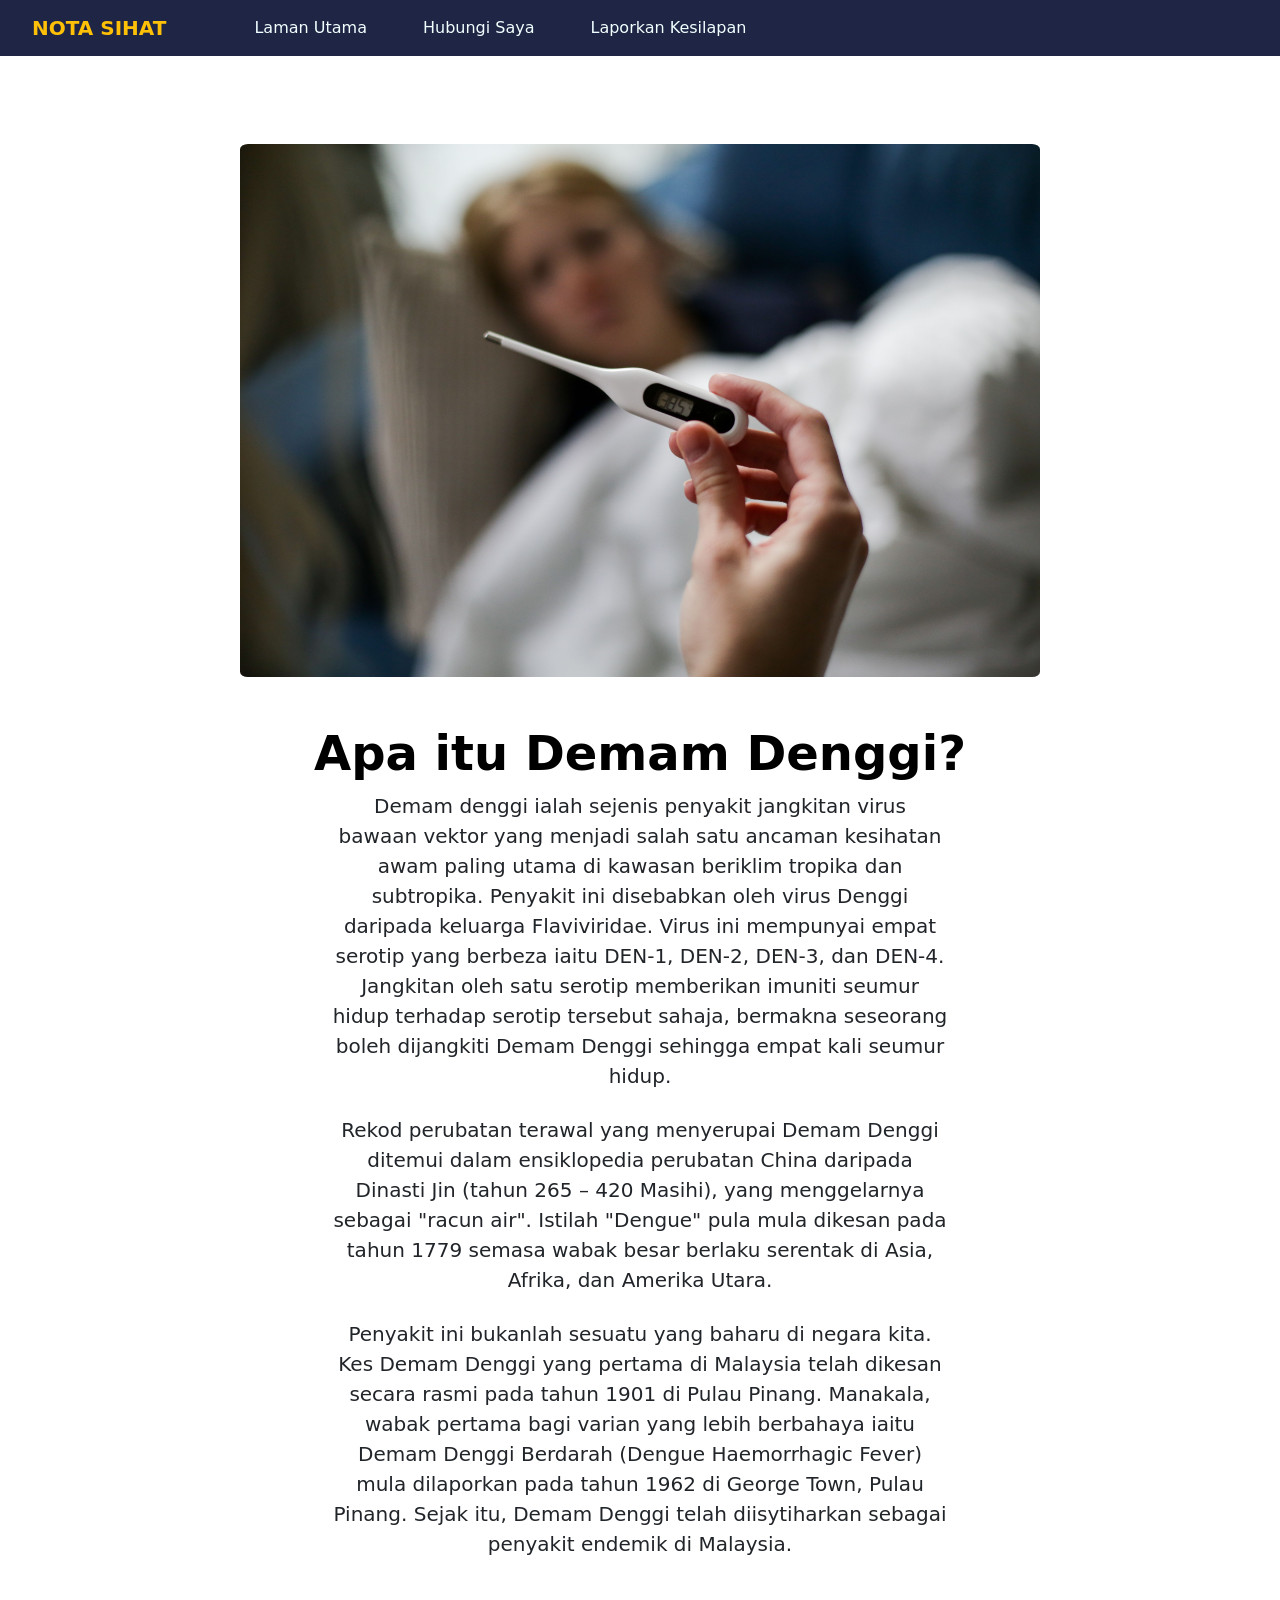
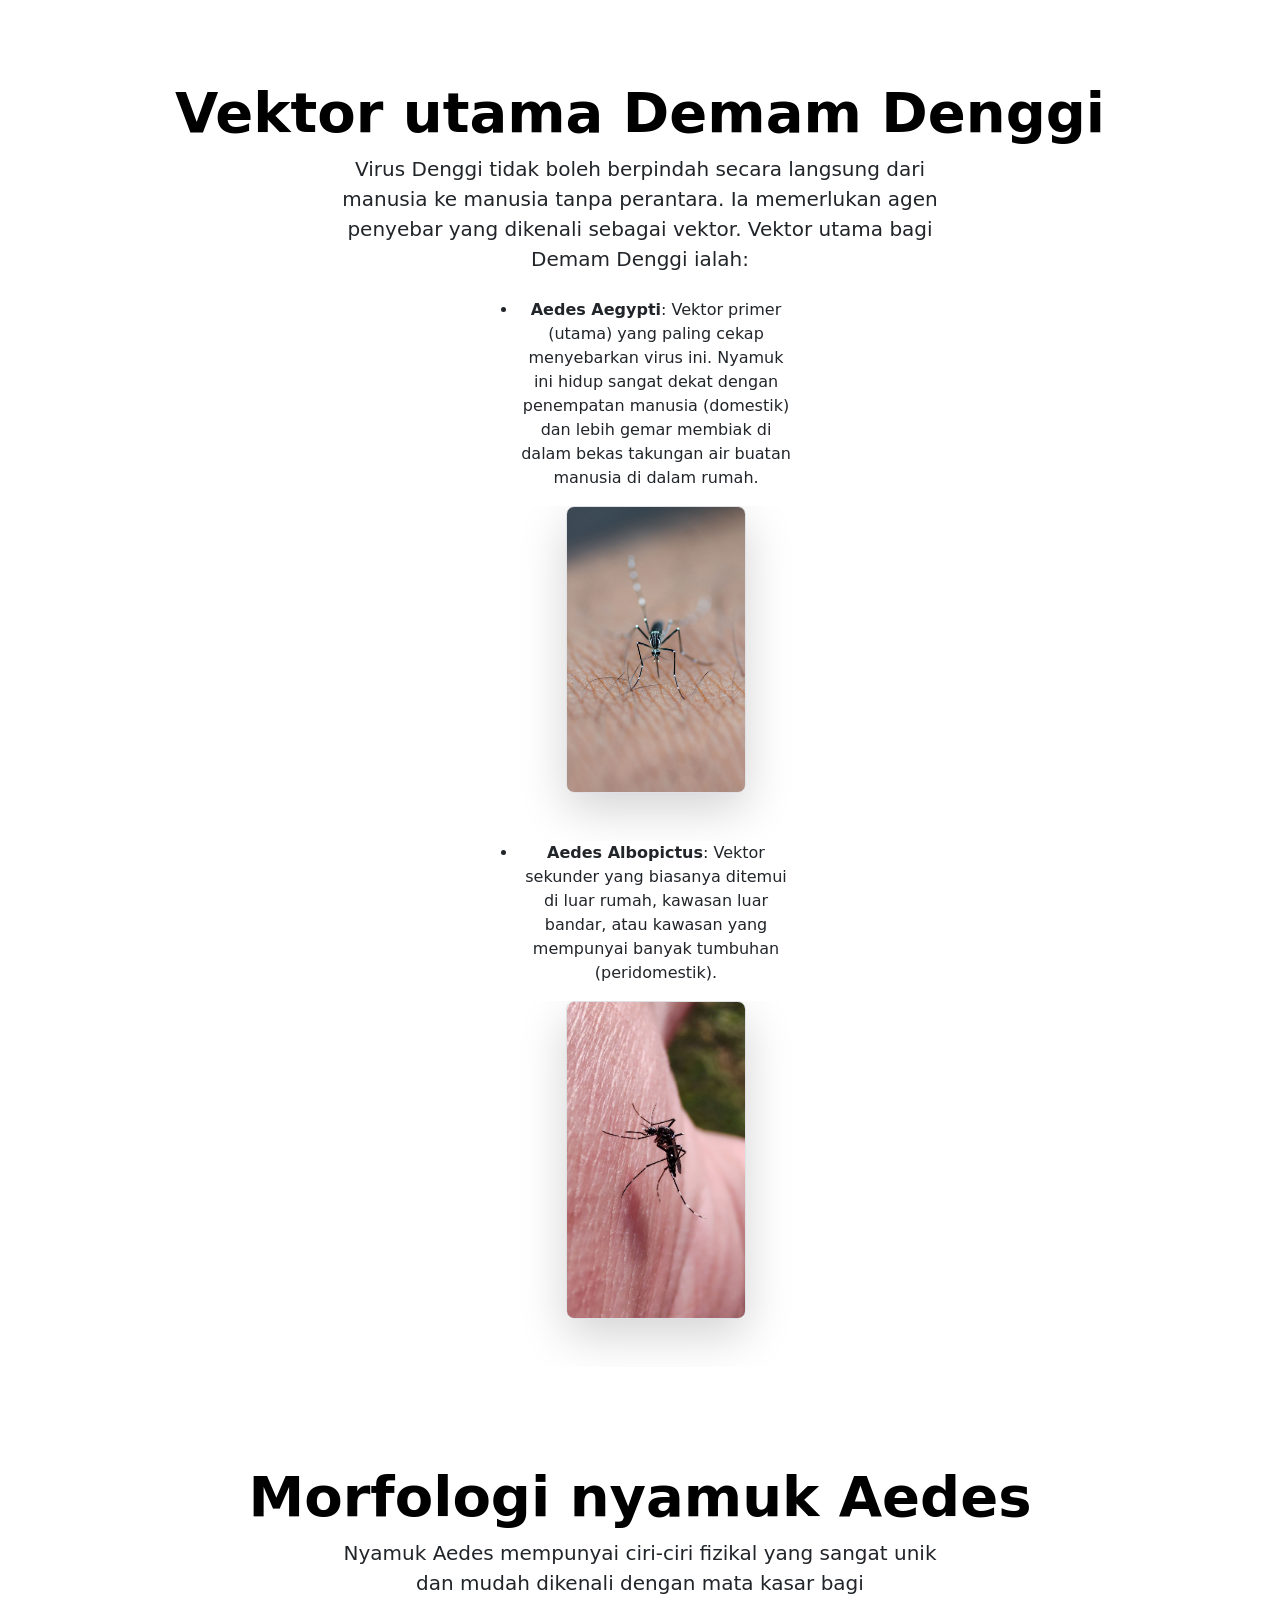
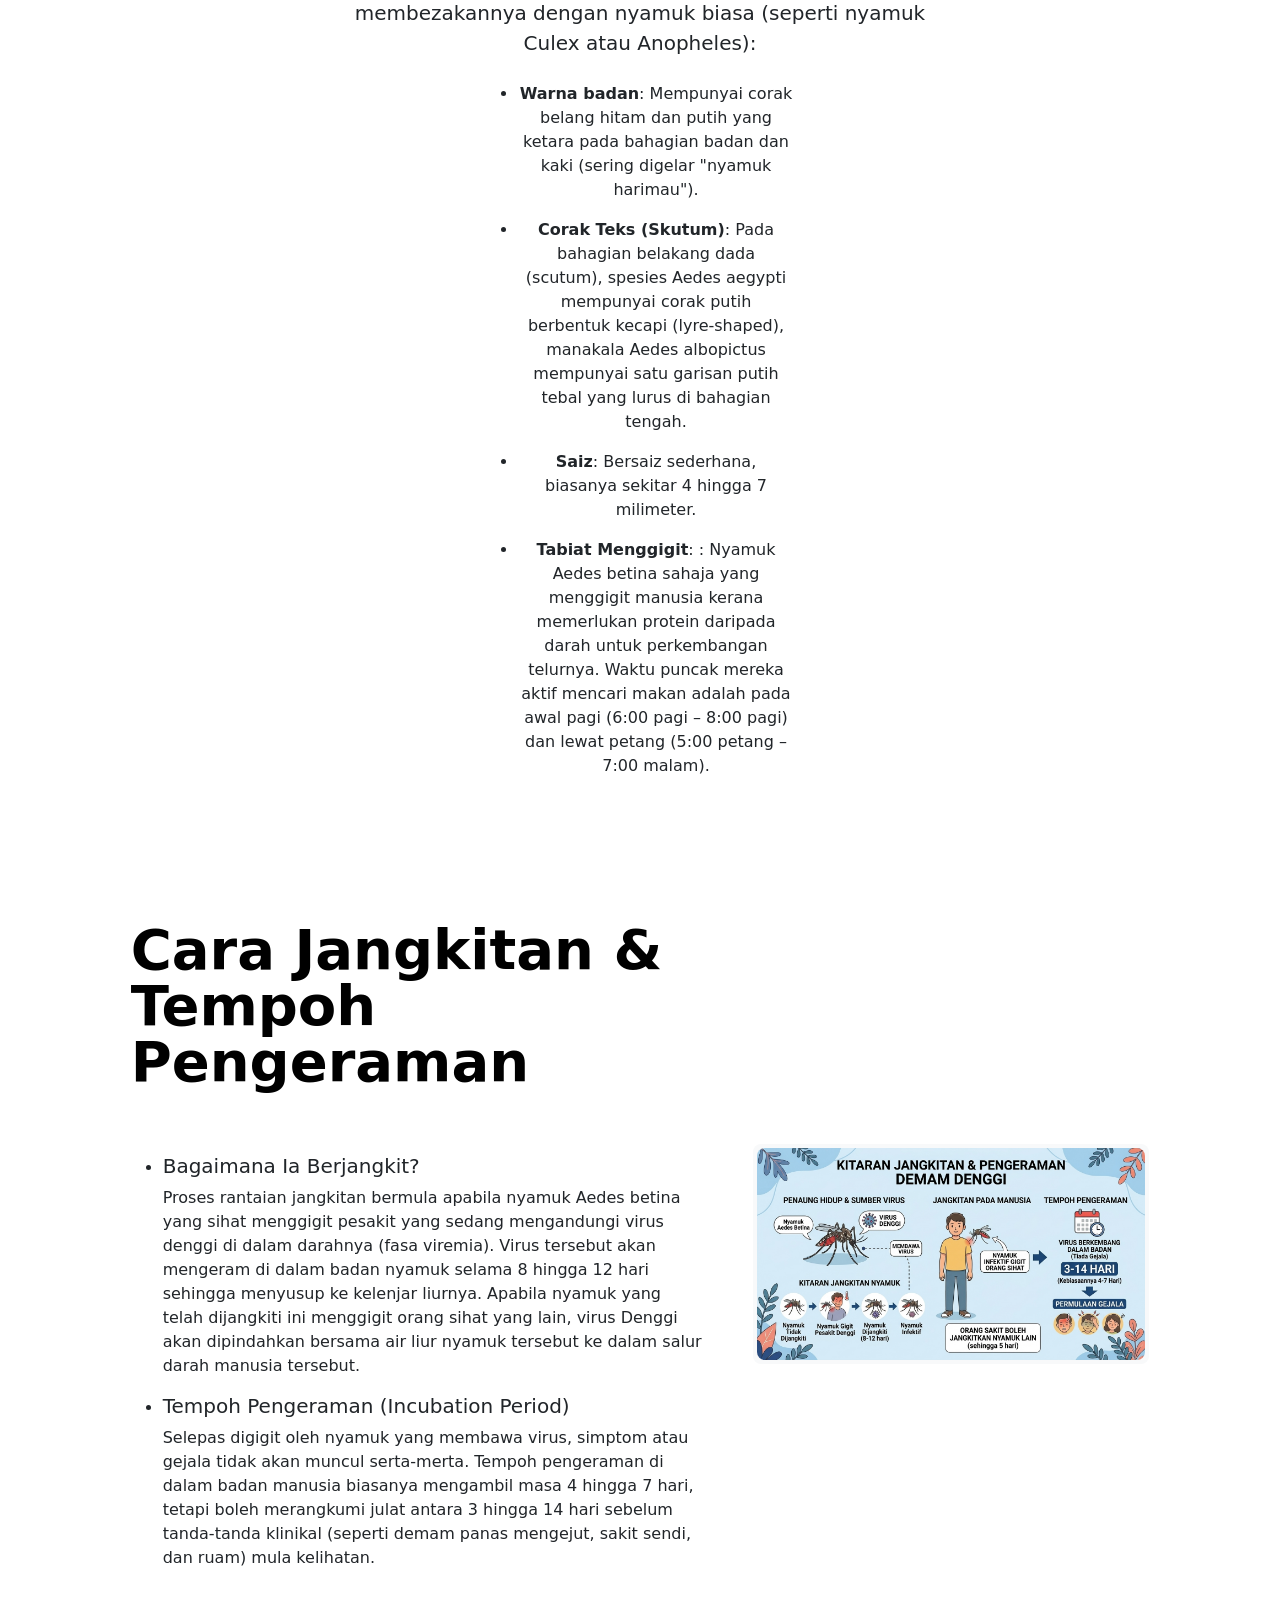
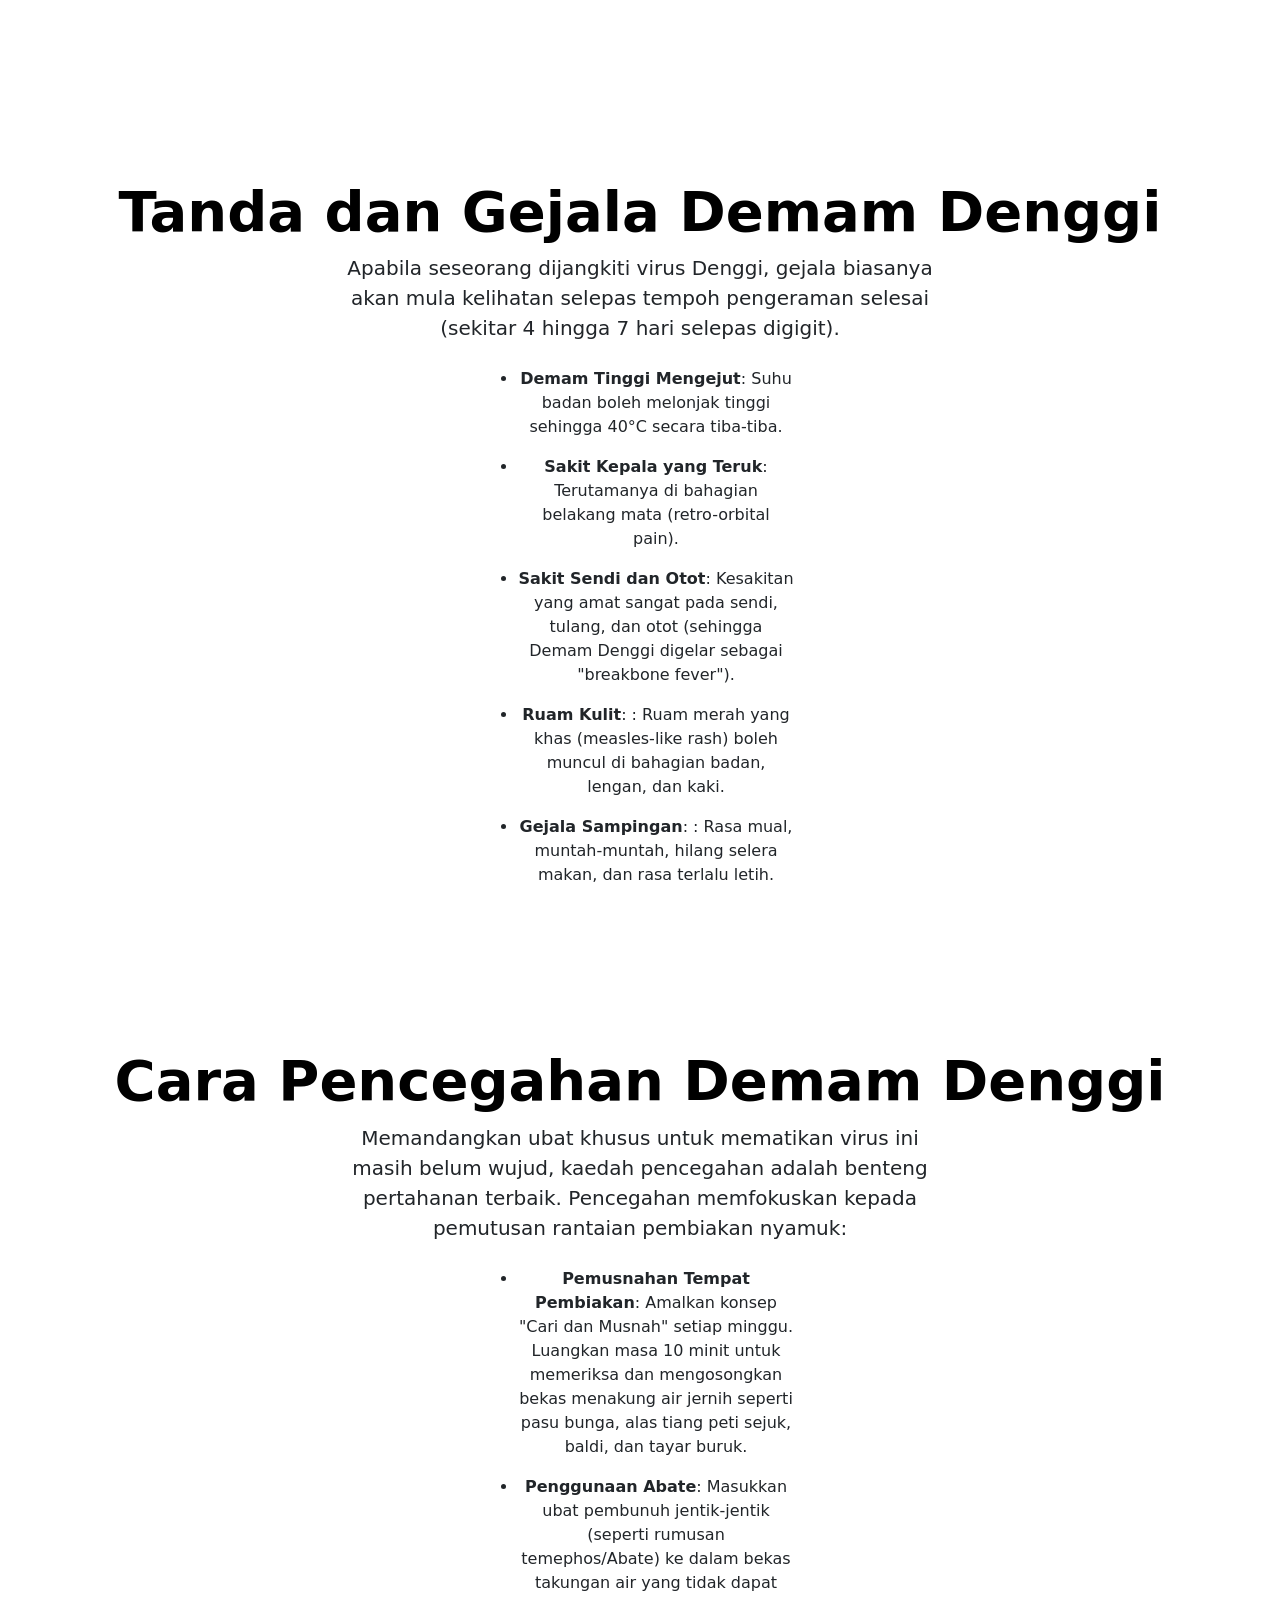
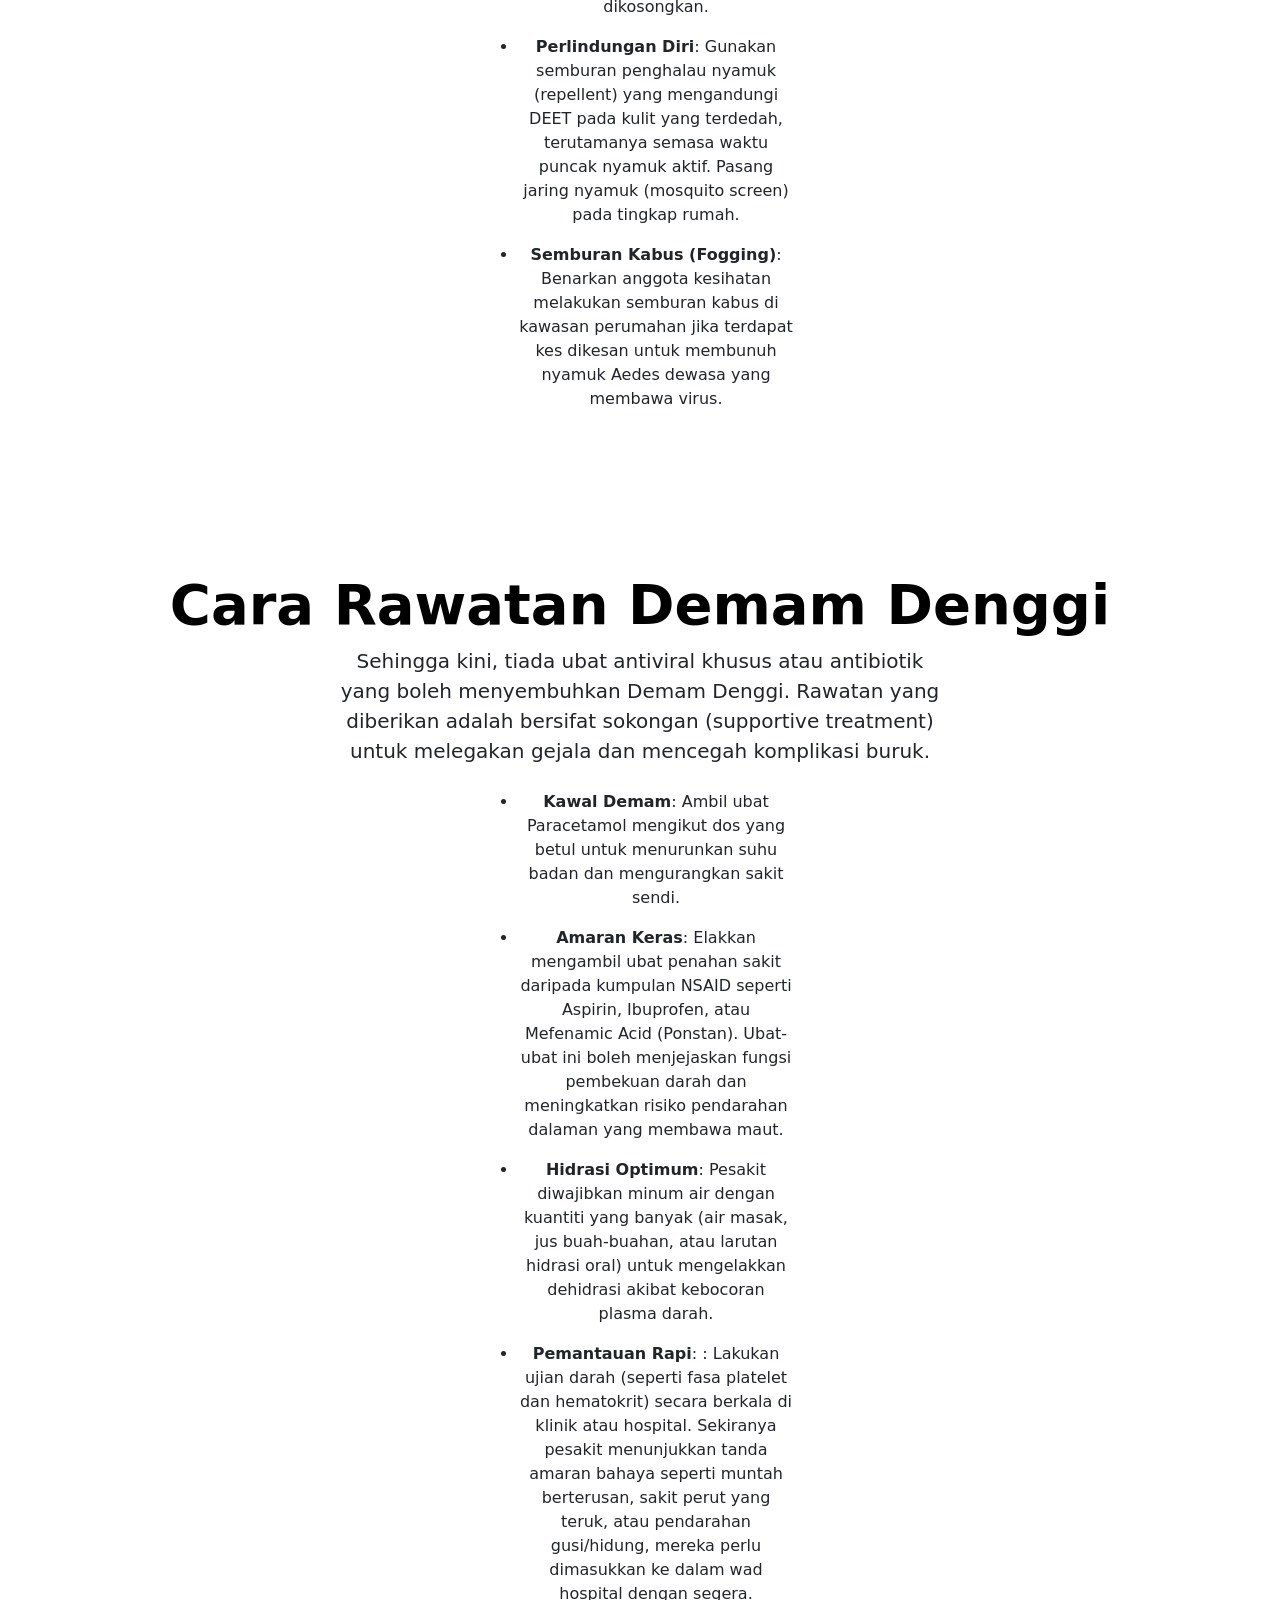
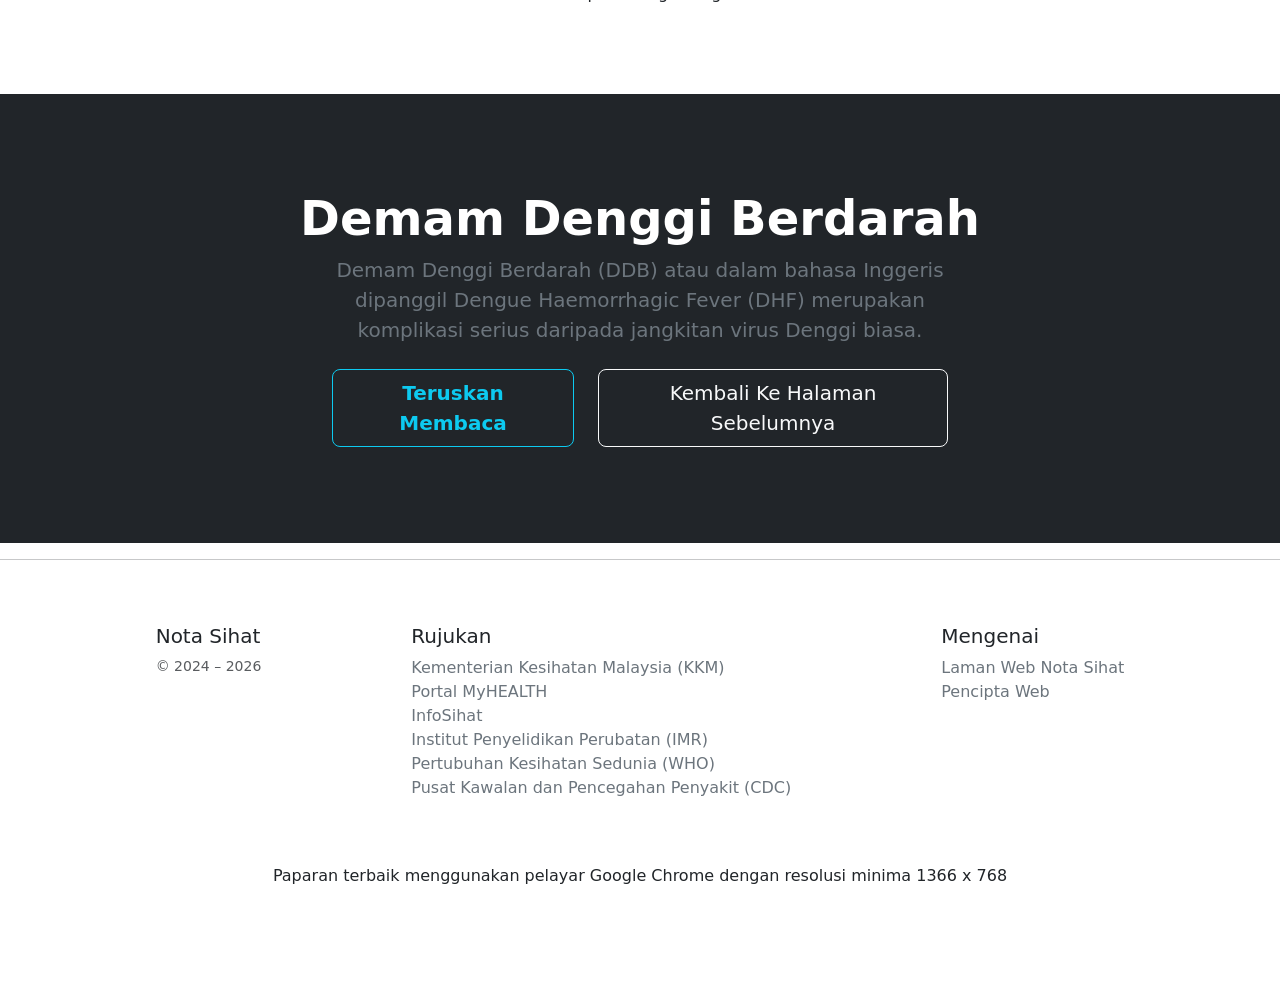
<file: pages/kawalan-vektor/demam-denggi/demam-denggi.html>
<!DOCTYPE html>
<html lang="ms">
    <head>
        <meta charset="utf-8">
        <meta name="viewport" content="width=device-width, initial-scale=1">
        <meta name="description" content="This website displays useful notes that are a reference for Public Health Assistants">
        <meta name="keywords" content="nota, Pembantu Kesihatan Awam, nota pka, public health assistants, Nota sihat, nota-sihat">
        <meta name="author" content="Denven Dosip">
        <title>Demam Denggi</title>

        <!-- bootstrap -->
        <link href="https://cdn.jsdelivr.net/npm/bootstrap@5.3.3/dist/css/bootstrap.min.css" rel="stylesheet" integrity="sha384-QWTKZyjpPEjISv5WaRU9OFeRpok6YctnYmDr5pNlyT2bRjXh0JMhjY6hW+ALEwIH" crossorigin="anonymous">
        <!-- custom styling -->
        <link href="../../../style.css" rel="stylesheet">
        <!-- favIcon -->
        <link rel="apple-touch-icon" sizes="180x180" href="../../../assets/favicon/apple-touch-icon.png">
        <link rel="icon" type="image/png" sizes="32x32" href="../../../assets/favicon/favicon-32x32.png">
        <link rel="icon" type="image/png" sizes="16x16" href="../../../assets/favicon/favicon-16x16.png">
        <link rel="icon" type="image/png" sizes="192x192" href="../../../assets/favicon/android-chrome-192x192.png">
        <link rel="icon" type="image/png" sizes="512x512" href="../../../assets/favicon/android-chrome-512x512.png">
        <link rel="icon" type="image/x-icon" href="../../../assets/favicon/favicon.ico">
        <link rel="manifest" href="../../../assets/favicon/site.webmanifest">
    </head>

    <body>
        
        <header>
            <nav class="navbar navbar-expand-md fixed-top">
                <div class="container-fluid">
                    <a class="navbar-brand fw-bolder text-warning" href="../../../index.html">NOTA SIHAT</a>
                    <button class="navbar-toggler collapsed" type="button" data-bs-toggle="collapse" data-bs-target="#navbarCollapse" aria-controls="navbarCollapse" aria-expanded="false" aria-label="Toggle navigation">
                        <span class="navbar-toggler-icon"></span>
                    </button>
                    <div class="navbar-collapse collapse" id="navbarCollapse">
                        <ul class="navbar-nav me-auto mb-2 mb-md-0">
                            <li class="nav-item">
                                <a class="nav-link" aria-current="page" href="../../../index.html">Laman Utama</a>
                            </li>
                            <li class="nav-item">
                                <a class="nav-link" href="#">Hubungi Saya</a>
                            </li>
                            <li class="nav-item">
                                <a class="nav-link" aria-disabled="true">Laporkan Kesilapan</a>
                            </li>
                        </ul>
                        <!-- <form class="search-form d-flex" role="search" action="https://www.google.com/search" method="GET">
                            <input class="search-input form-control me-2" type="text" placeholder="Cari di Google" aria-label="Search">
                            <button class="btn btn-outline-success" type="submit">Cari</button>
                        </form> -->
                    </div>
                </div>
            </nav>
        </header>

        <main class="pt-5">
            <div class="px-4 py-5 my-5 text-center"> 
                <img class="d-block mx-auto mb-4 page-main-pic img-fluid" src="../../../assets/images/kawalan-vektor/demam-denggi-img/fever.jpg" alt="" width="800" height="400"> 
                <h1 class="display-5 fw-bold text-body-emphasis pt-4">Apa itu Demam Denggi?</h1> 
                <div class="col-lg-6 mx-auto"> 
                    <p class="lead mb-4 text-centre">
                        Demam denggi ialah sejenis penyakit jangkitan virus bawaan vektor yang menjadi salah satu ancaman kesihatan awam paling 
                        utama di kawasan beriklim tropika dan subtropika. Penyakit ini disebabkan oleh virus Denggi daripada keluarga Flaviviridae. 
                        Virus ini mempunyai empat serotip yang berbeza iaitu DEN-1, DEN-2, DEN-3, dan DEN-4. Jangkitan oleh satu serotip memberikan 
                        imuniti seumur hidup terhadap serotip tersebut sahaja, bermakna seseorang boleh dijangkiti Demam Denggi sehingga empat 
                        kali seumur hidup.
                        
                    </p>
                    <p class="lead mb-4 text-centre">
                        Rekod perubatan terawal yang menyerupai Demam Denggi ditemui dalam ensiklopedia perubatan China daripada Dinasti Jin (tahun 265 – 420 Masihi), 
                        yang menggelarnya sebagai "racun air". Istilah "Dengue" pula mula dikesan pada tahun 1779 semasa wabak besar berlaku serentak di Asia, Afrika, 
                        dan Amerika Utara.
                    </p>
                    <p class="lead mb-4 text-centre">
                        Penyakit ini bukanlah sesuatu yang baharu di negara kita. Kes Demam Denggi yang pertama di Malaysia telah dikesan secara rasmi pada 
                        tahun 1901 di Pulau Pinang. Manakala, wabak pertama bagi varian yang lebih berbahaya iaitu Demam Denggi Berdarah (Dengue Haemorrhagic Fever) 
                        mula dilaporkan pada tahun 1962 di George Town, Pulau Pinang. Sejak itu, Demam Denggi telah diisytiharkan sebagai penyakit endemik di Malaysia.
                    </p>
                </div> 
            </div> 
            <div class="px-4 my-5 text-center"> 
                <h1 class="display-4 fw-bold text-body-emphasis">Vektor utama Demam Denggi</h1> 
                <div class="col-lg-6 mx-auto"> 
                    <p class="lead mb-4">
                        Virus Denggi tidak boleh berpindah secara langsung dari manusia ke manusia tanpa perantara. Ia memerlukan agen penyebar yang dikenali sebagai vektor. 
                        Vektor utama bagi Demam Denggi ialah:
                    </p>
                    <ul class="col-lg-6 mx-auto">
                        <li class="mb-3">
                            <strong>Aedes Aegypti</strong>: Vektor primer (utama) yang paling cekap menyebarkan virus ini. 
                            Nyamuk ini hidup sangat dekat dengan penempatan manusia (domestik) dan lebih 
                            gemar membiak di dalam bekas takungan air buatan manusia di dalam rumah.
                        </li>
                        <div class="overflow-hidden"> 
                            <div class="container px-5"> 
                                <img src="../../../assets/images/kawalan-vektor/demam-denggi-img/aedes-aegypti.jpg" class="img-fluid border rounded-3 shadow-lg mb-5" alt="Aedes Aegypti image" width="700" height="500" loading="lazy"> 
                            </div> 
                        </div>    
                        <li class="mb-3">
                            <strong>Aedes Albopictus</strong>: Vektor sekunder yang biasanya ditemui di luar rumah, kawasan luar bandar, 
                            atau kawasan yang mempunyai banyak tumbuhan (peridomestik).
                        </li>
                        <div class="overflow-hidden"> 
                            <div class="container px-5"> 
                                <img src="../../../assets/images/kawalan-vektor/demam-denggi-img/aedes-albopictus.jpg" class="img-fluid border rounded-3 shadow-lg mb-5" alt="Aedes Albopictus image" width="700" height="500" loading="lazy"> 
                            </div> 
                        </div>
                    </ul>
                </div> 
            </div>
            <div class="px-4 pt-5 my-5 text-center"> 
                <h1 class="display-4 fw-bold text-body-emphasis">Morfologi nyamuk Aedes</h1>
                <div class="col-lg-6 mx-auto"> 
                    <p class="lead mb-4">
                        Nyamuk Aedes mempunyai ciri-ciri fizikal yang sangat unik dan mudah dikenali dengan mata kasar bagi membezakannya dengan nyamuk biasa 
                        (seperti nyamuk Culex atau Anopheles):
                    </p>
                    <ul class="col-lg-6 mx-auto">
                        <li class="mb-3">
                            <b>Warna badan</b>: Mempunyai corak belang hitam dan putih yang ketara pada 
                            bahagian badan dan kaki (sering digelar "nyamuk harimau").
                        </li>  
                        <li class="mb-3">
                            <b>Corak Teks (Skutum)</b>: Pada bahagian belakang dada (scutum), spesies Aedes aegypti 
                            mempunyai corak putih berbentuk kecapi (lyre-shaped), manakala Aedes albopictus mempunyai 
                            satu garisan putih tebal yang lurus di bahagian tengah.
                        </li>
                        <li class="mb-3">
                            <b>Saiz</b>: Bersaiz sederhana, biasanya sekitar 4 hingga 7 milimeter.
                        </li>
                        <li class="mb-3">
                            <b>Tabiat Menggigit</b>: : Nyamuk Aedes betina sahaja yang menggigit manusia kerana memerlukan 
                            protein daripada darah untuk perkembangan telurnya. Waktu puncak mereka aktif mencari makan adalah 
                            pada awal pagi (6:00 pagi – 8:00 pagi) dan lewat petang (5:00 petang – 7:00 malam).
                        </li>
                    </ul>
                </div> 
            </div>
            <div class="container col-xl-10 col-xxl-8 px-4 py-5 pb-5"> 
                <div class="row align-items-center g-lg-5 py-5"> 
                    <div class="col-lg-7 text-center text-lg-start"> 
                        <h1 class="display-4 fw-bold lh-1 text-body-emphasis mb-3">Cara Jangkitan & Tempoh Pengeraman</h1> 
                        <p class="col-lg-10 fs-4">
                            <ul>
                                <li>
                                    <h5 class="pt-5">Bagaimana Ia Berjangkit?</h5>
                                    Proses rantaian jangkitan bermula apabila nyamuk Aedes betina yang sihat menggigit pesakit yang sedang mengandungi 
                                    virus denggi di dalam darahnya (fasa viremia). Virus tersebut akan mengeram di dalam badan nyamuk selama 8 hingga 12 hari 
                                    sehingga menyusup ke kelenjar liurnya. Apabila nyamuk yang telah dijangkiti ini menggigit orang sihat yang lain, virus Denggi 
                                    akan dipindahkan bersama air liur nyamuk tersebut ke dalam salur darah manusia tersebut.
                                </li>
                                <li class="pt-3">
                                    <h5>Tempoh Pengeraman (Incubation Period)</h5>
                                    Selepas digigit oleh nyamuk yang membawa virus, simptom atau gejala tidak akan muncul serta-merta. Tempoh pengeraman di dalam 
                                    badan manusia biasanya mengambil masa 4 hingga 7 hari, tetapi boleh merangkumi julat antara 3 hingga 14 hari sebelum tanda-tanda 
                                    klinikal (seperti demam panas mengejut, sakit sendi, dan ruam) mula kelihatan.
                                </li>
                            </ul>
                        </p> 
                    </div> 
                    <div class="col-md-10 mx-auto col-lg-5"> 
                        <div class="p-4 p-md-1 rounded-3 bg-body-tertiary"> 
                            <img src="../../../assets/images/kawalan-vektor/demam-denggi-img/kitaran-jangkitan-denggi.png" class="rounded-3 img-fluid" alt="how dengue spread image" width="800" height="400" loading="lazy">
                        </div> 
                    </div> 
                </div> 
            </div>
            <div class="px-4 pt-5 my-5 pb-5 text-center"> 
                <h1 class="display-4 fw-bold text-body-emphasis">Tanda dan Gejala Demam Denggi</h1>
                <div class="col-lg-6 mx-auto"> 
                    <p class="lead mb-4">
                        Apabila seseorang dijangkiti virus Denggi, gejala biasanya akan mula kelihatan selepas tempoh pengeraman selesai (sekitar 4 hingga 7 hari selepas digigit).
                    </p>
                    <ul class="col-lg-6 mx-auto">
                        <li class="mb-3">
                            <b>Demam Tinggi Mengejut</b>: Suhu badan boleh melonjak tinggi sehingga 40°C secara tiba-tiba.
                        </li>  
                        <li class="mb-3">
                            <b>Sakit Kepala yang Teruk</b>: Terutamanya di bahagian belakang mata (retro-orbital pain).
                        </li>
                        <li class="mb-3">
                            <b>Sakit Sendi dan Otot</b>: Kesakitan yang amat sangat pada sendi, tulang, dan otot (sehingga Demam Denggi digelar sebagai "breakbone fever").
                        </li>
                        <li class="mb-3">
                            <b>Ruam Kulit</b>: : Ruam merah yang khas (measles-like rash) boleh muncul di bahagian badan, lengan, dan kaki.
                        </li>
                        <li class="mb-3">
                            <b>Gejala Sampingan</b>: : Rasa mual, muntah-muntah, hilang selera makan, dan rasa terlalu letih.
                        </li>
                    </ul>
                </div> 
            </div> 
            <div class="px-4 pt-5 my-5 pb-5 text-center"> 
                <h1 class="display-4 fw-bold text-body-emphasis">Cara Pencegahan Demam Denggi</h1>
                <div class="col-lg-6 mx-auto"> 
                    <p class="lead mb-4">
                        Memandangkan ubat khusus untuk mematikan virus ini masih belum wujud, kaedah pencegahan adalah benteng pertahanan terbaik. 
                        Pencegahan memfokuskan kepada pemutusan rantaian pembiakan nyamuk:
                    </p>
                    <ul class="col-lg-6 mx-auto">
                        <li class="mb-3">
                            <b>Pemusnahan Tempat Pembiakan</b>: Amalkan konsep "Cari dan Musnah" setiap minggu. Luangkan masa 10 minit untuk memeriksa dan mengosongkan 
                            bekas menakung air jernih seperti pasu bunga, alas tiang peti sejuk, baldi, dan tayar buruk.
                        </li>  
                        <li class="mb-3">
                            <b>Penggunaan Abate</b>: Masukkan ubat pembunuh jentik-jentik (seperti rumusan temephos/Abate) ke dalam bekas takungan air yang tidak dapat dikosongkan.
                        </li>
                        <li class="mb-3">
                            <b>Perlindungan Diri</b>: Gunakan semburan penghalau nyamuk (repellent) yang mengandungi DEET pada kulit yang terdedah, terutamanya semasa waktu puncak nyamuk aktif. 
                            Pasang jaring nyamuk (mosquito screen) pada tingkap rumah.
                        </li>
                        <li class="mb-3">
                            <b>Semburan Kabus (Fogging)</b>: Benarkan anggota kesihatan melakukan semburan kabus di kawasan perumahan jika terdapat kes dikesan untuk membunuh nyamuk Aedes dewasa 
                            yang membawa virus.
                        </li>
                    </ul>
                </div> 
            </div>
            <div class="px-4 pt-5 my-5 text-center pb-4"> 
                <h1 class="display-4 fw-bold text-body-emphasis">Cara Rawatan Demam Denggi</h1>
                <div class="col-lg-6 mx-auto"> 
                    <p class="lead mb-4">
                        Sehingga kini, tiada ubat antiviral khusus atau antibiotik yang boleh menyembuhkan Demam Denggi. Rawatan yang diberikan adalah bersifat sokongan (supportive treatment) 
                        untuk melegakan gejala dan mencegah komplikasi buruk.
                    </p>
                    <ul class="col-lg-6 mx-auto">
                        <li class="mb-3">
                            <b>Kawal Demam</b>: Ambil ubat Paracetamol mengikut dos yang betul untuk menurunkan suhu badan dan mengurangkan sakit sendi.
                        </li>  
                        <li class="mb-3">
                            <b>Amaran Keras</b>: Elakkan mengambil ubat penahan sakit daripada kumpulan NSAID seperti Aspirin, Ibuprofen, atau Mefenamic Acid (Ponstan). Ubat-ubat ini boleh menjejaskan 
                            fungsi pembekuan darah dan meningkatkan risiko pendarahan dalaman yang membawa maut.
                        </li>
                        <li class="mb-3">
                            <b>Hidrasi Optimum</b>: Pesakit diwajibkan minum air dengan kuantiti yang banyak (air masak, jus buah-buahan, atau larutan hidrasi oral) untuk mengelakkan dehidrasi akibat kebocoran 
                            plasma darah.
                        </li>
                        <li class="mb-3">
                            <b>Pemantauan Rapi</b>: : Lakukan ujian darah (seperti fasa platelet dan hematokrit) secara berkala di klinik atau hospital. Sekiranya pesakit menunjukkan tanda amaran 
                            bahaya seperti muntah berterusan, sakit perut yang teruk, atau pendarahan gusi/hidung, mereka perlu dimasukkan ke dalam wad hospital dengan segera.
                        </li>
                    </ul>
                </div> 
            </div> 
            <div class="bg-dark text-secondary px-4 py-5 text-center"> 
                <div class="py-5"> 
                    <h1 class="display-5 fw-bold text-white">Demam Denggi Berdarah</h1> 
                    <div class="col-lg-6 mx-auto"> 
                        <p class="fs-5 mb-4">
                            Demam Denggi Berdarah (DDB) atau dalam bahasa Inggeris dipanggil Dengue Haemorrhagic Fever (DHF) merupakan komplikasi serius daripada jangkitan virus Denggi biasa.
                        </p> 
                        <div class="d-grid gap-2 d-sm-flex justify-content-sm-center"> 
                            <button type="button" class="btn btn-outline-info btn-lg px-4 me-sm-3 fw-bold"><a href="../demam-denggi/demam-denggi-berdarah.html" style="color: inherit; text-decoration: none;">Teruskan Membaca</a></button> 
                            <button type="button" class="btn btn-outline-light btn-lg px-4"><a href="../kawalan-vektor.html" style="color: inherit; text-decoration: none;">Kembali Ke Halaman Sebelumnya</a></button> 
                        </div> 
                    </div> 
                </div> 
            </div> 
            <div class="b-example-divider mb-0"></div> 
        </main>

        <hr>

        <footer class="container py-5">
            <div class="footer">
                <div>
                    <h5>Nota Sihat</h5>
                    <small class="d-block mb-3 text-body-secondary">© 2024 – <span id="current-year"></span></small>
                </div>
                <div>
                    <h5>Rujukan</h5>
                    <ul class="list-unstyled text-small">
                        <li><a class="link-secondary text-decoration-none inactive-link" href="#">Kementerian Kesihatan Malaysia (KKM)</a></li>
                        <li><a class="link-secondary text-decoration-none inactive-link" href="#">Portal MyHEALTH</a></li>
                        <li><a class="link-secondary text-decoration-none inactive-link" href="#">InfoSihat</a></li>
                        <li><a class="link-secondary text-decoration-none inactive-link" href="#">Institut Penyelidikan Perubatan (IMR)</a></li>
                        <li><a class="link-secondary text-decoration-none inactive-link" href="#">Pertubuhan Kesihatan Sedunia (WHO)</a></li>
                        <li><a class="link-secondary text-decoration-none inactive-link" href="#">Pusat Kawalan dan Pencegahan Penyakit (CDC)</a></li>
                    </ul>
                </div>
                <div>
                    <h5>Mengenai</h5>
                    <ul class="list-unstyled text-small">
                        <li><a class="link-secondary text-decoration-none" href="../../about.html">Laman Web Nota Sihat</a></li>
                        <li><a class="link-secondary text-decoration-none" href="https://about-gdenven.vercel.app/">Pencipta Web</a></li>
                    </ul>
                </div>
                
            </div>
            <div>
                <p class="text-small text-decoration-none text-center my-5">Paparan terbaik menggunakan pelayar Google Chrome dengan resolusi minima 1366 x 768</p>
            </div>
        </footer>

        <script src="https://cdn.jsdelivr.net/npm/bootstrap@5.3.3/dist/js/bootstrap.bundle.min.js" integrity="sha384-YvpcrYf0tY3lHB60NNkmXc5s9fDVZLESaAA55NDzOxhy9GkcIdslK1eN7N6jIeHz" crossorigin="anonymous"></script>
        <script src="../../../index.js"></script>
    </body>
</html>
</file>
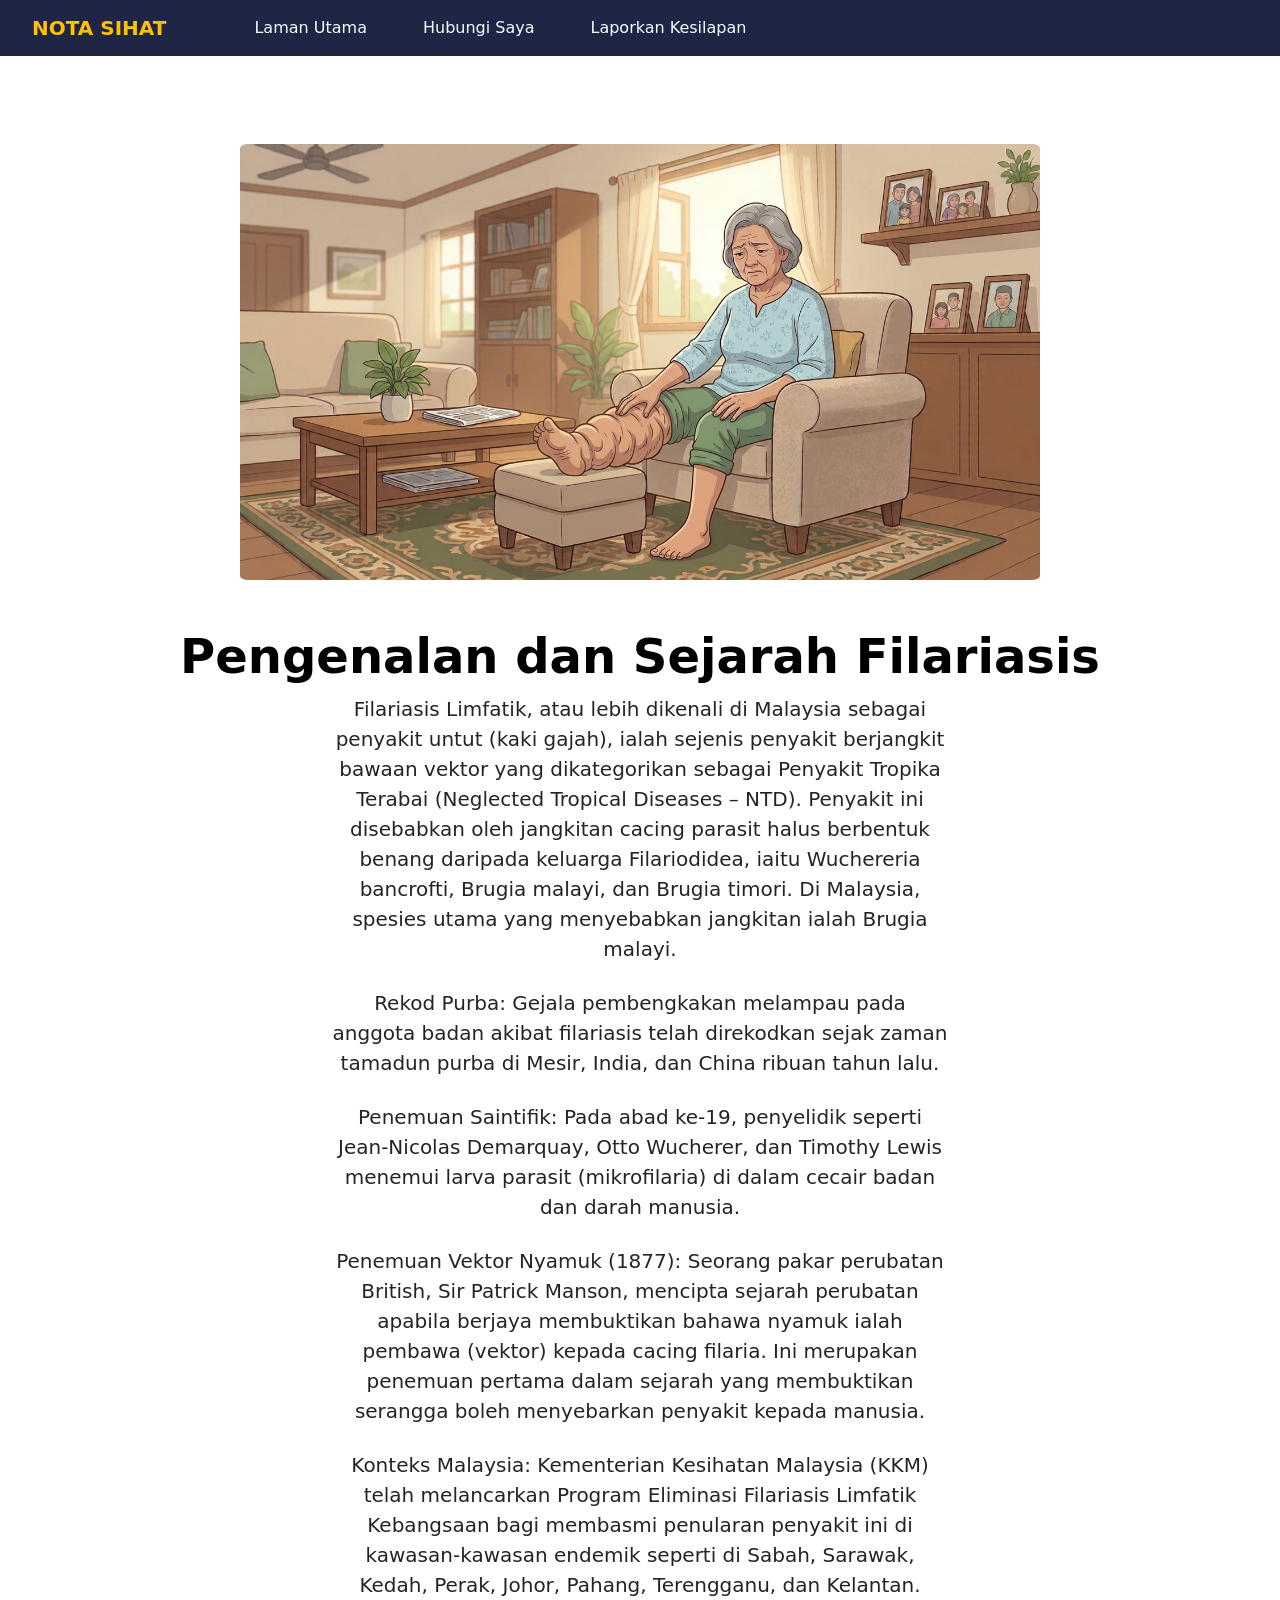
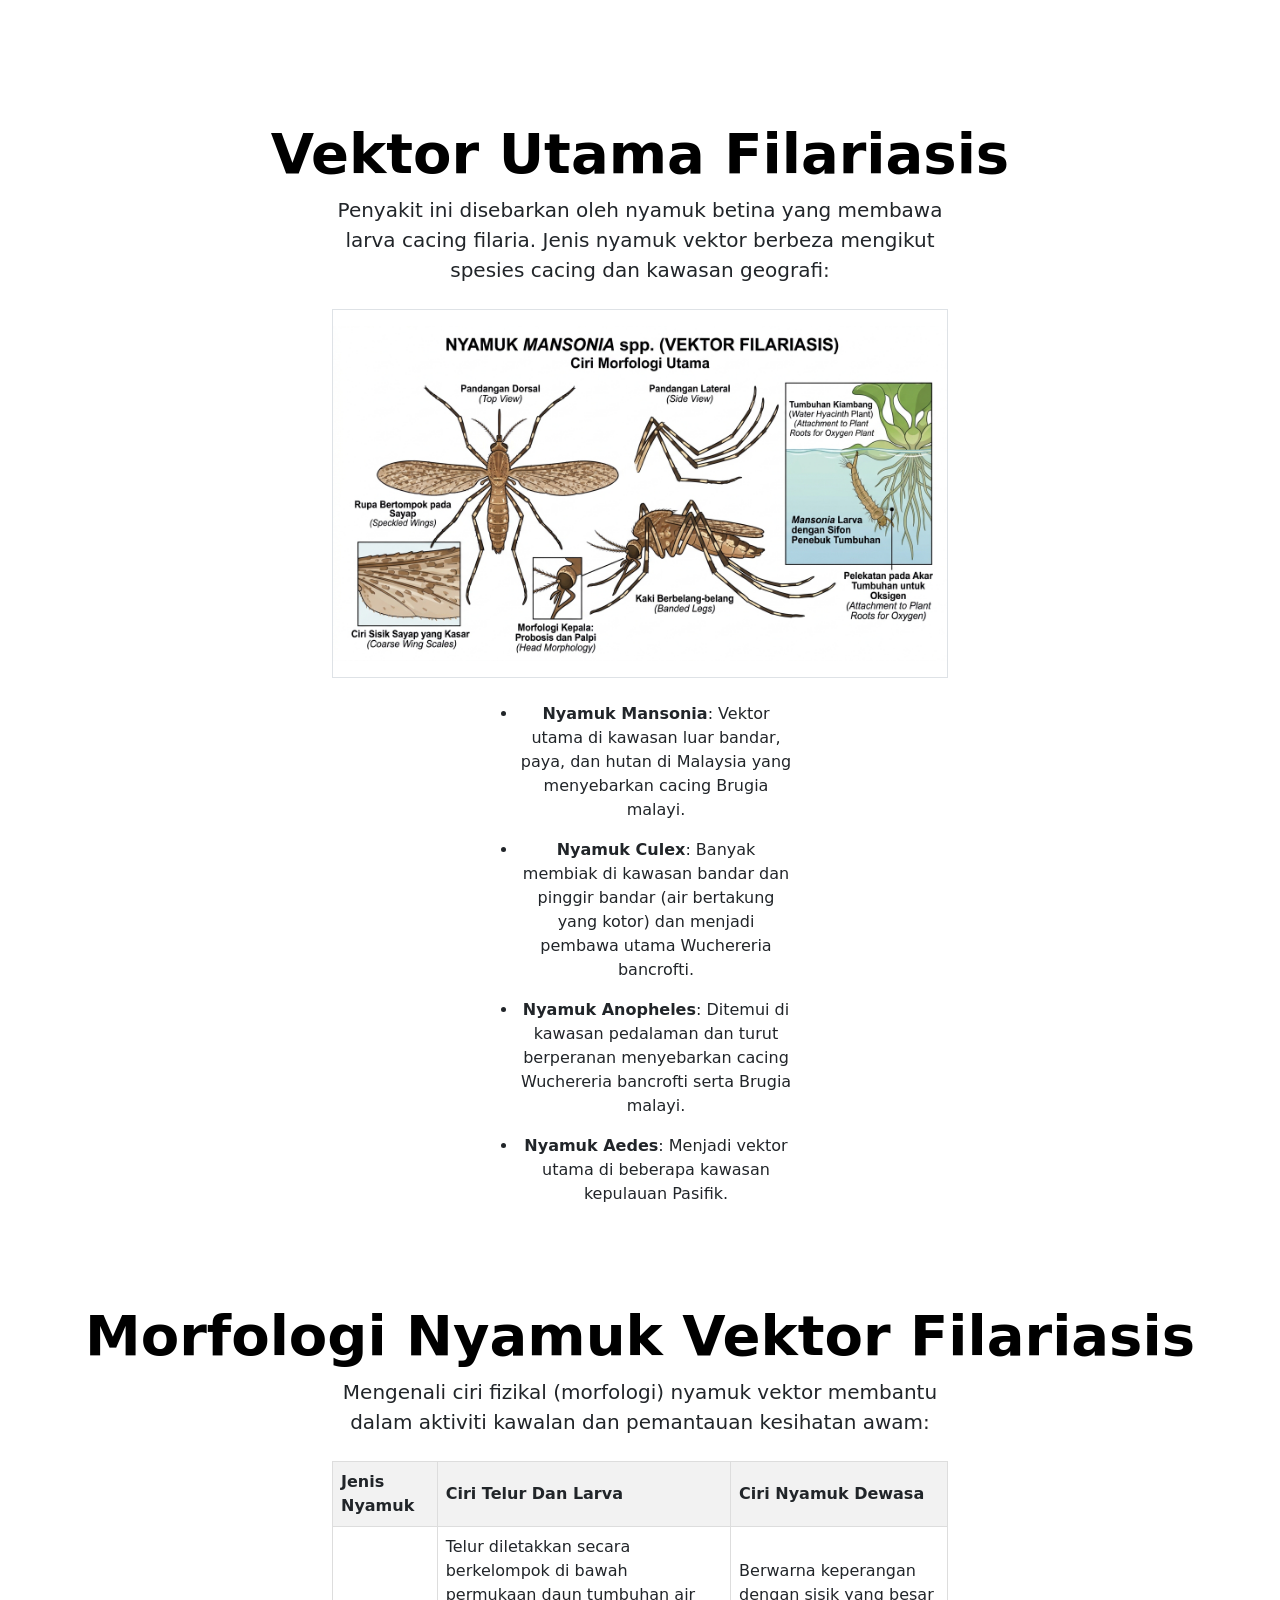
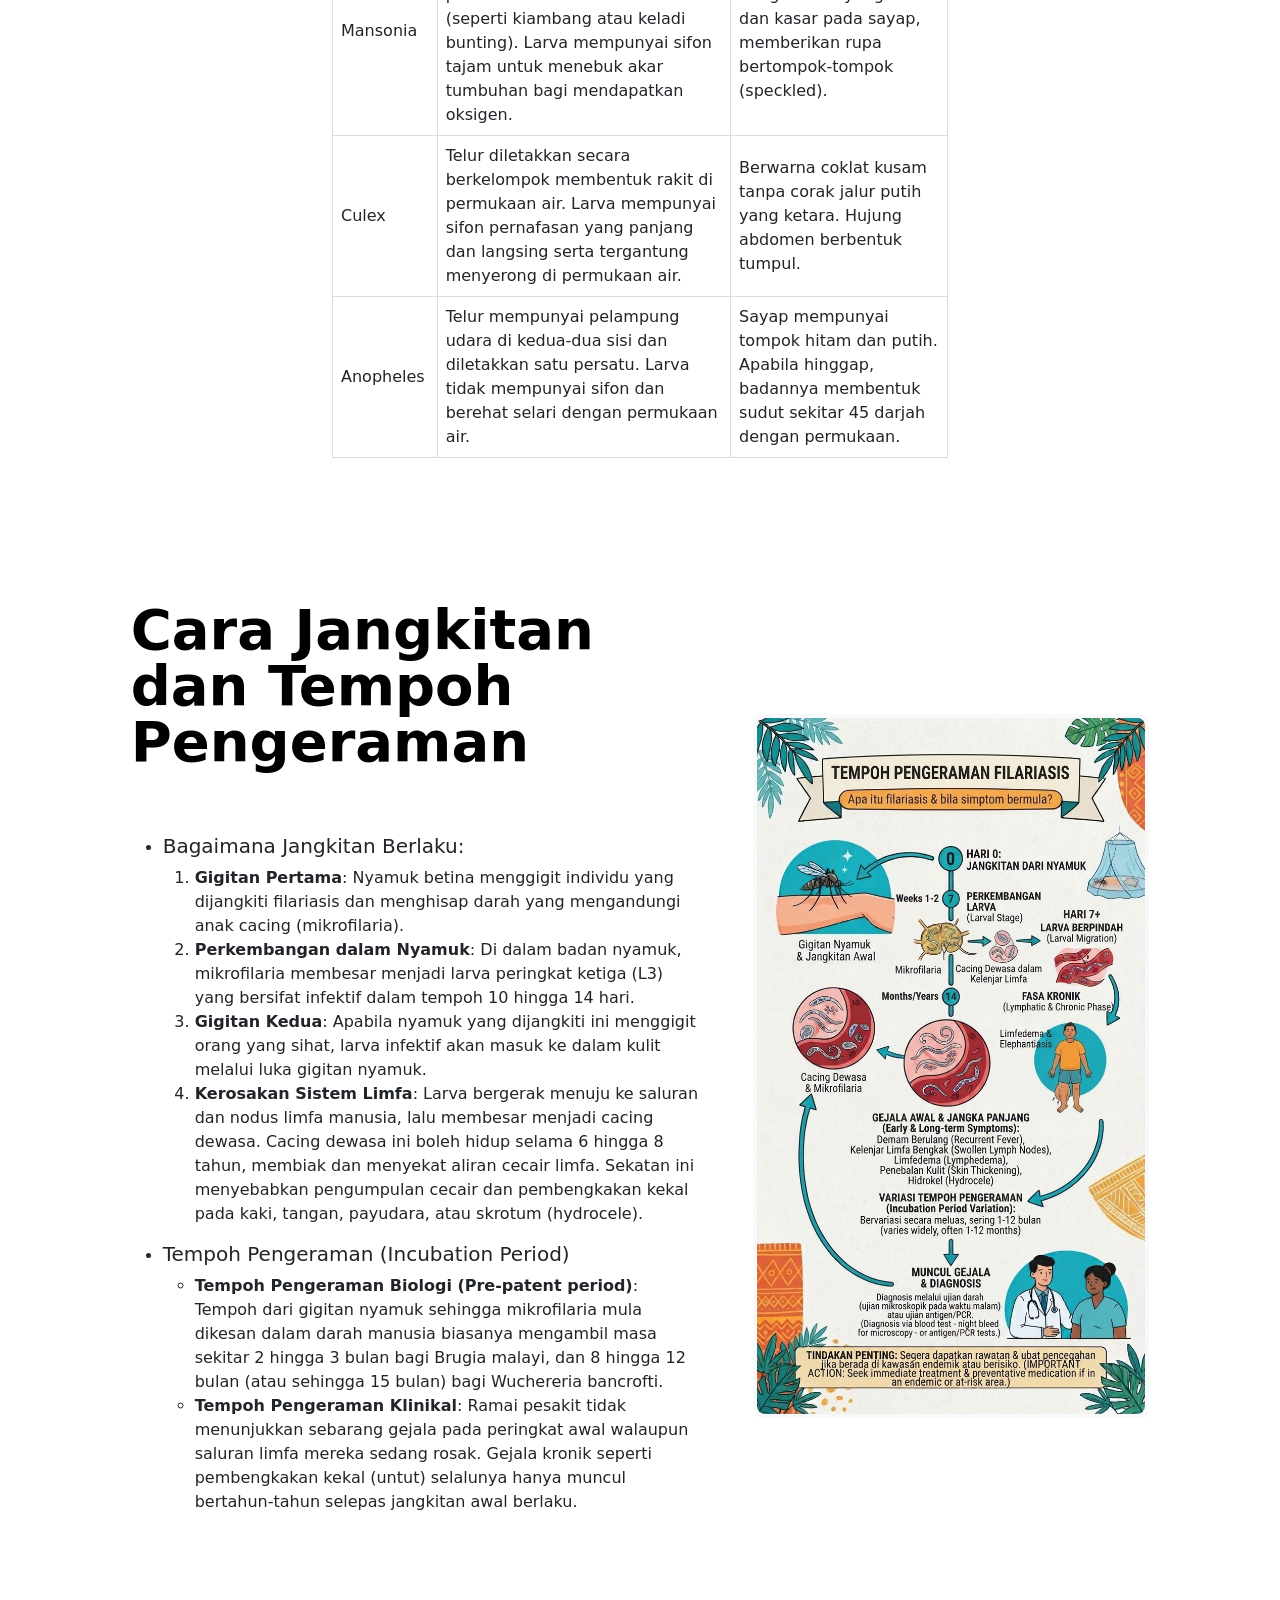
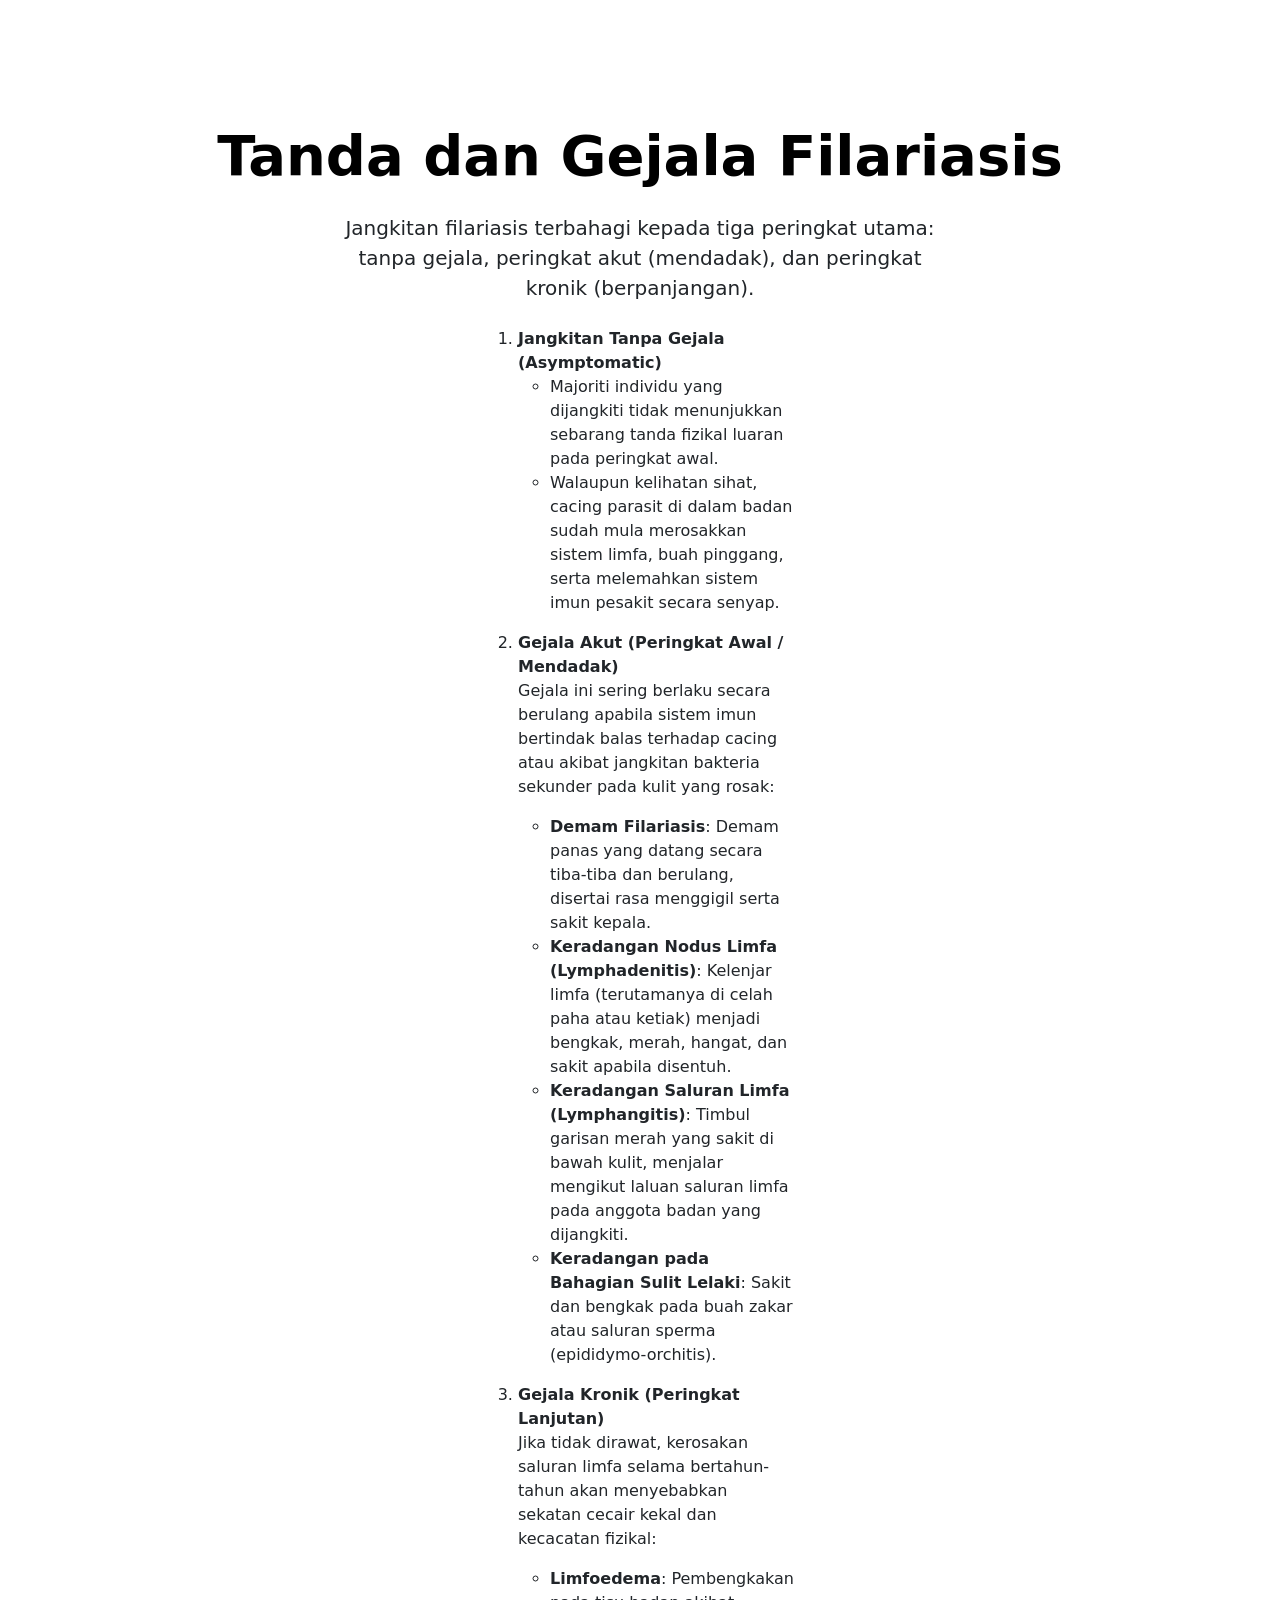
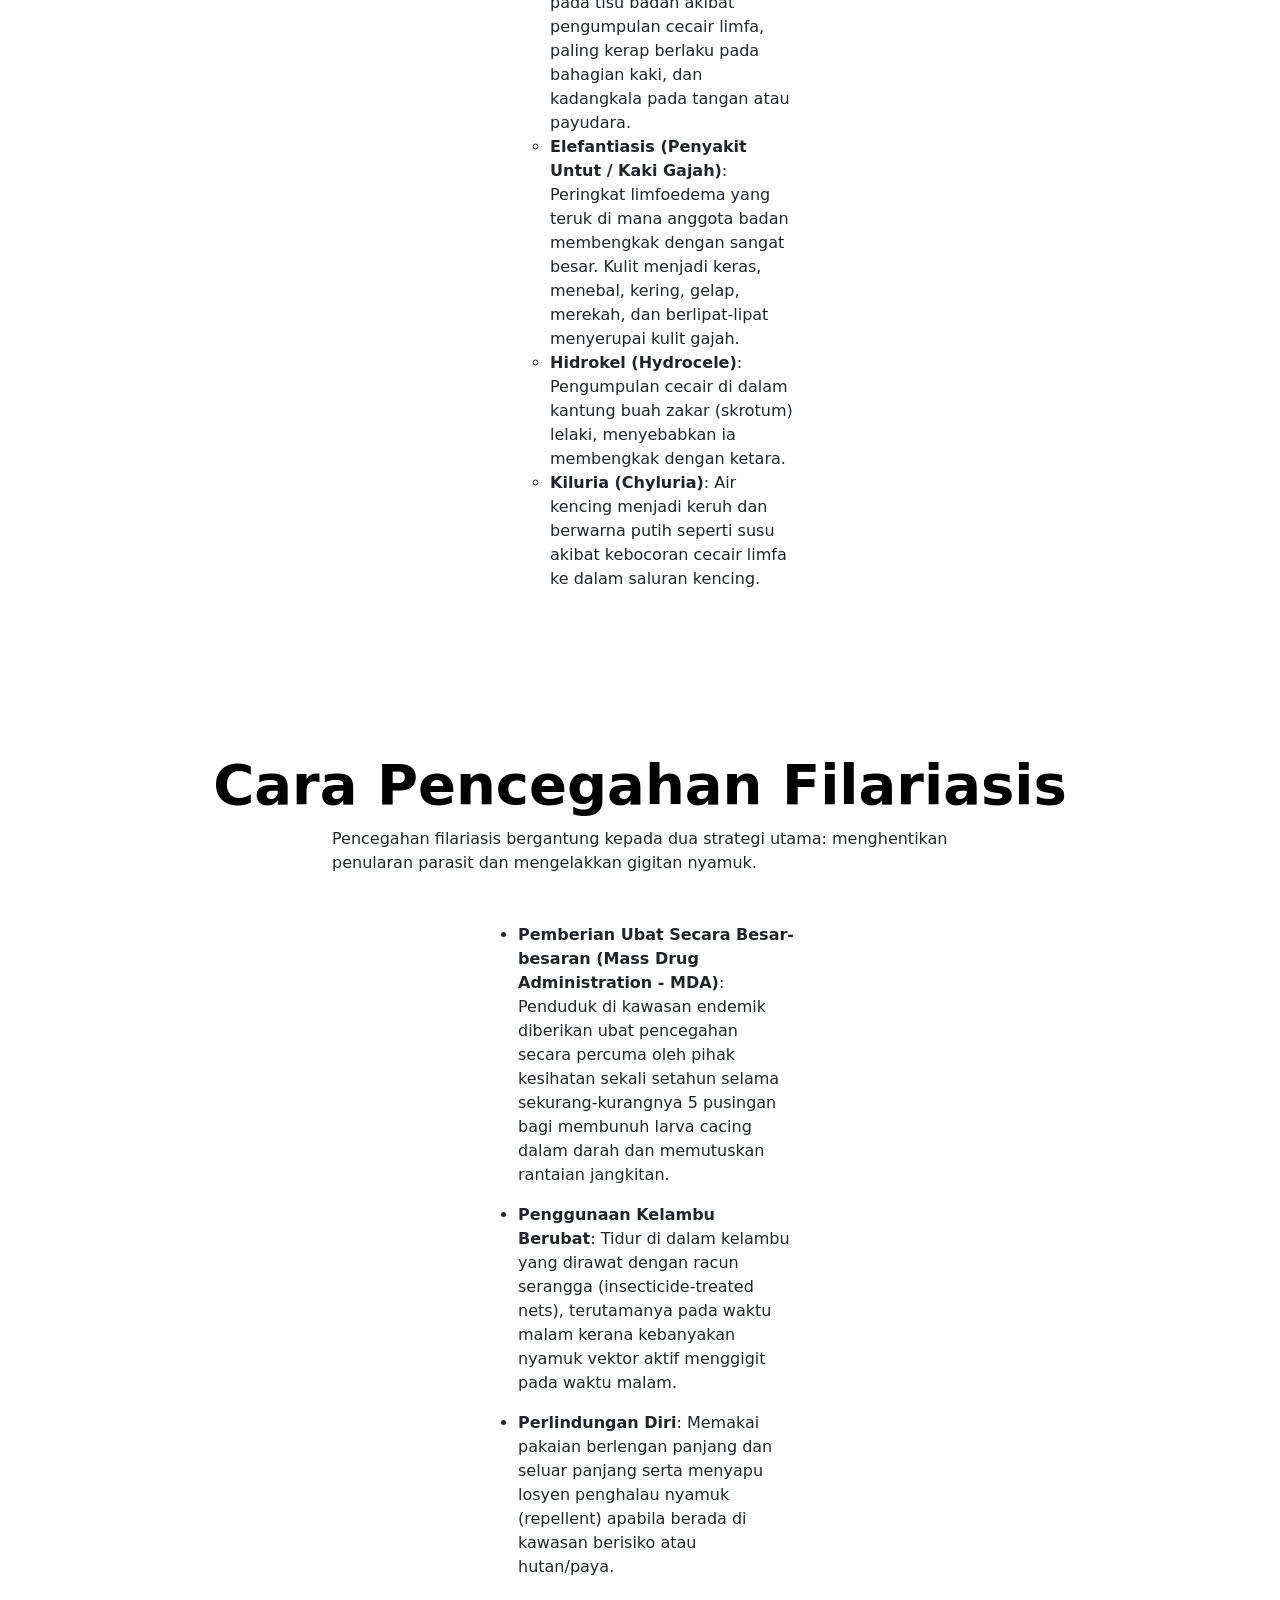
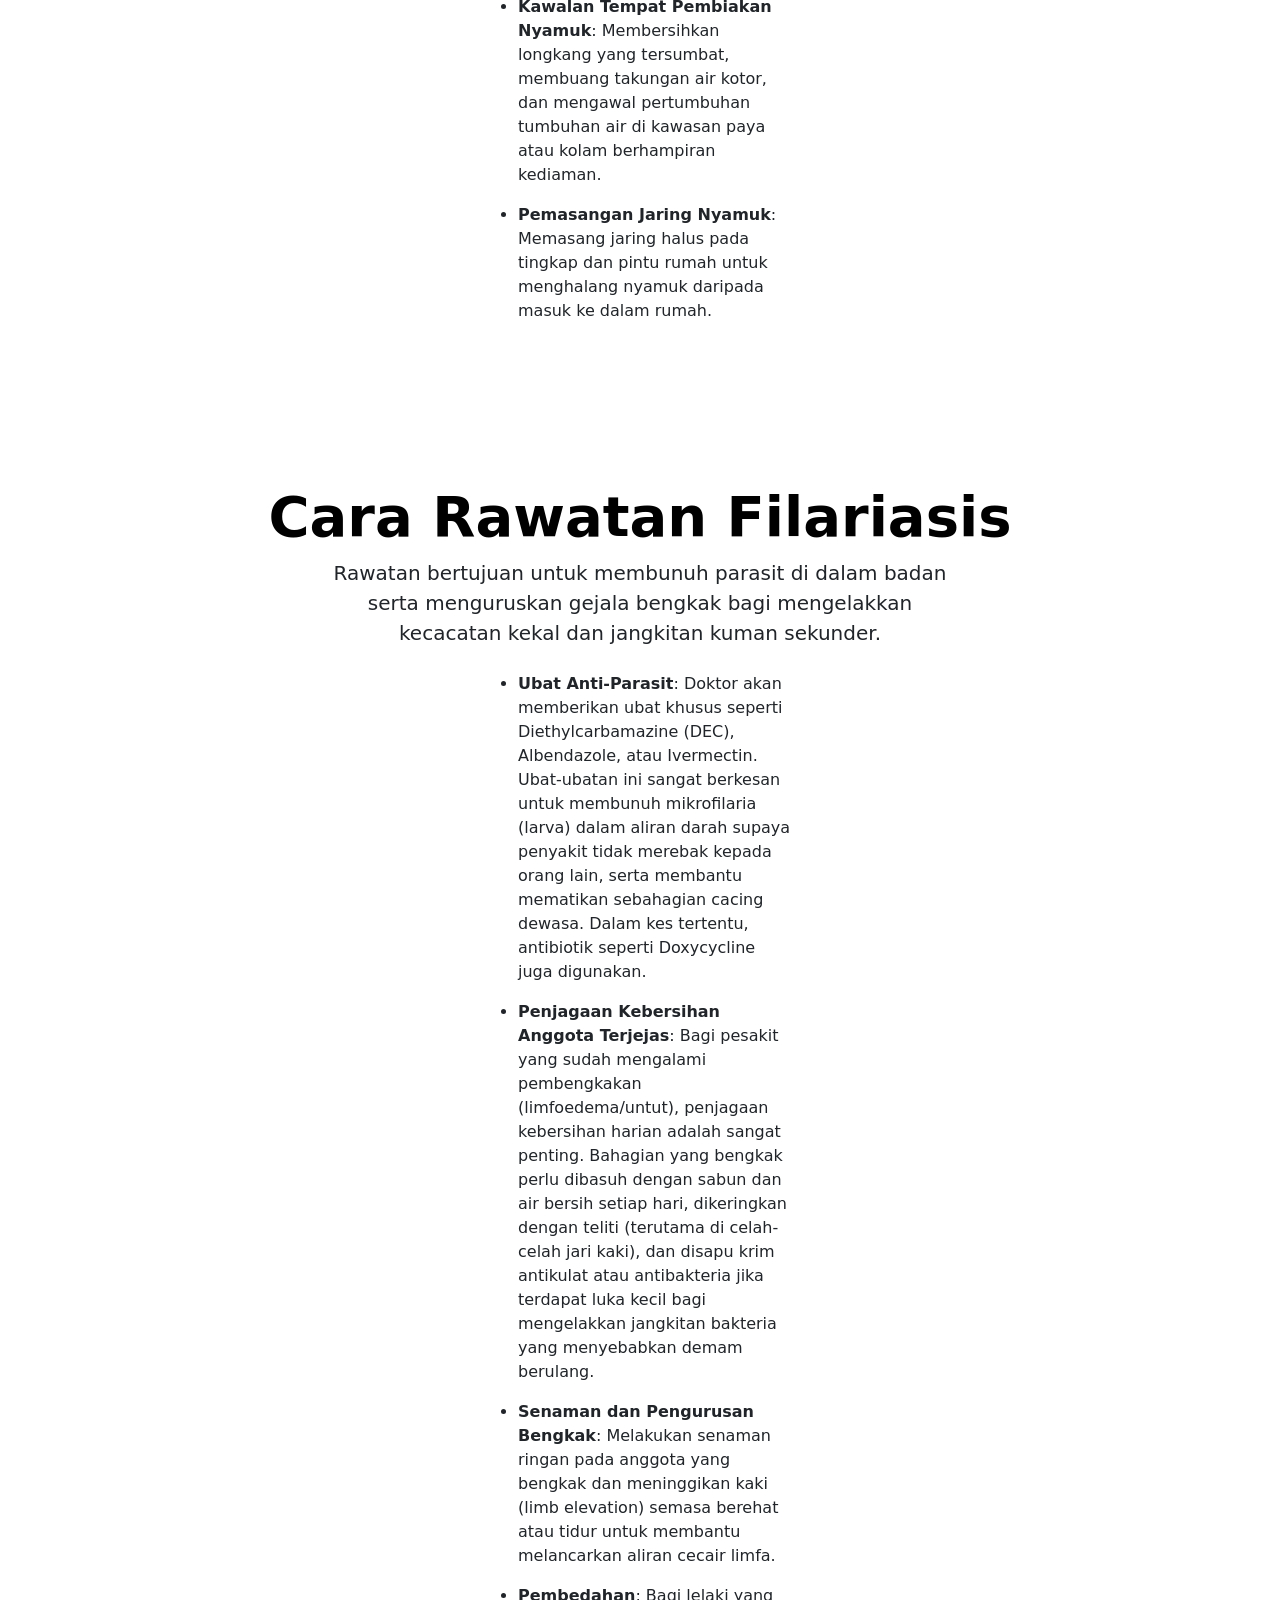
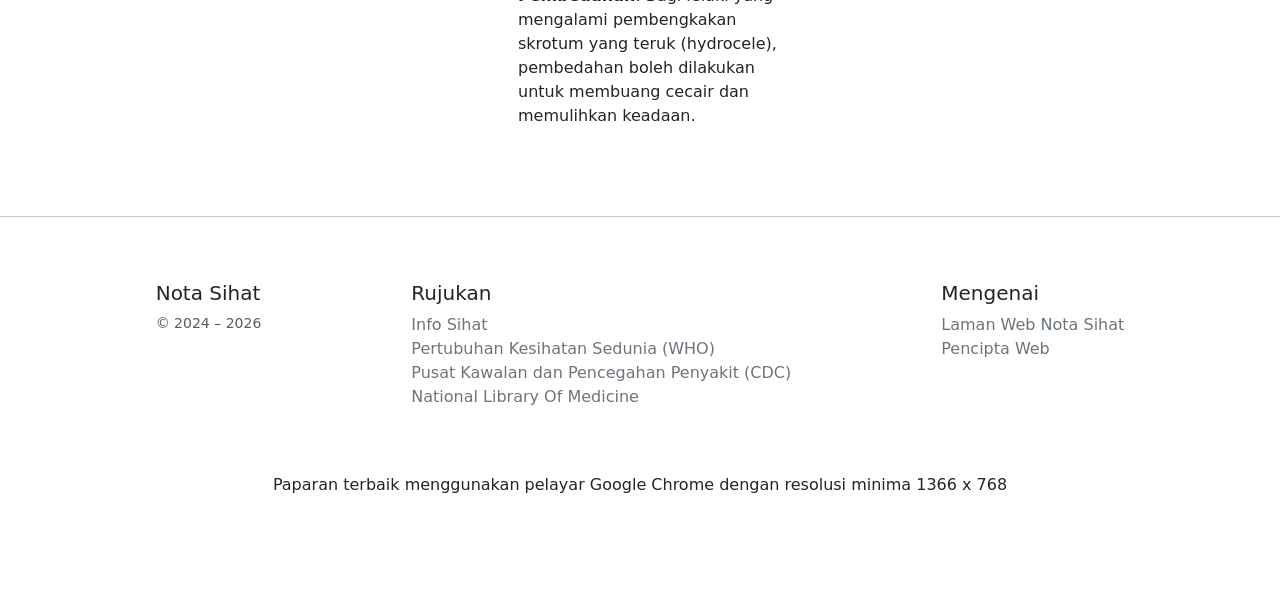
<file: pages/kawalan-vektor/Filariasis/filariasis.html>
<!DOCTYPE html>
<html lang="ms">
    <head>
        <meta charset="utf-8">
        <meta name="viewport" content="width=device-width, initial-scale=1">
        <meta name="description" content="This website displays useful notes that are a reference for Public Health Assistants">
        <meta name="keywords" content="nota, Pembantu Kesihatan Awam, nota pka, public health assistants, Nota sihat, nota-sihat">
        <meta name="author" content="Denven Dosip">
        <title>Filariasis</title>

        <!-- bootstrap -->
        <link href="https://cdn.jsdelivr.net/npm/bootstrap@5.3.3/dist/css/bootstrap.min.css" rel="stylesheet" integrity="sha384-QWTKZyjpPEjISv5WaRU9OFeRpok6YctnYmDr5pNlyT2bRjXh0JMhjY6hW+ALEwIH" crossorigin="anonymous">
        <!-- custom styling -->
        <link href="../../../style.css" rel="stylesheet">
        <link href="../../../css/table.css" rel="stylesheet">
        <!-- favIcon -->
        <link rel="apple-touch-icon" sizes="180x180" href="../../../assets/favicon/apple-touch-icon.png">
        <link rel="icon" type="image/png" sizes="32x32" href="../../../assets/favicon/favicon-32x32.png">
        <link rel="icon" type="image/png" sizes="16x16" href="../../../assets/favicon/favicon-16x16.png">
        <link rel="icon" type="image/png" sizes="192x192" href="../../../assets/favicon/android-chrome-192x192.png">
        <link rel="icon" type="image/png" sizes="512x512" href="../../../assets/favicon/android-chrome-512x512.png">
        <link rel="icon" type="image/x-icon" href="../../../assets/favicon/favicon.ico">
        <link rel="manifest" href="../../../assets/favicon/site.webmanifest">
    </head>

    <body>
        
        <header>
            <nav class="navbar navbar-expand-md fixed-top">
                <div class="container-fluid">
                    <a class="navbar-brand fw-bolder text-warning" href="../../../index.html">NOTA SIHAT</a>
                    <button class="navbar-toggler collapsed" type="button" data-bs-toggle="collapse" data-bs-target="#navbarCollapse" aria-controls="navbarCollapse" aria-expanded="false" aria-label="Toggle navigation">
                        <span class="navbar-toggler-icon"></span>
                    </button>
                    <div class="navbar-collapse collapse" id="navbarCollapse">
                        <ul class="navbar-nav me-auto mb-2 mb-md-0">
                            <li class="nav-item">
                                <a class="nav-link" aria-current="page" href="../../../index.html">Laman Utama</a>
                            </li>
                            <li class="nav-item">
                                <a class="nav-link" href="#">Hubungi Saya</a>
                            </li>
                            <li class="nav-item">
                                <a class="nav-link" aria-disabled="true">Laporkan Kesilapan</a>
                            </li>
                        </ul>
                        <!-- <form class="search-form d-flex" role="search" action="https://www.google.com/search" method="GET">
                            <input class="search-input form-control me-2" type="text" placeholder="Cari di Google" aria-label="Search">
                            <button class="btn btn-outline-success" type="submit">Cari</button>
                        </form> -->
                    </div>
                </div>
            </nav>
        </header>

        <main class="pt-5">
            <div class="px-4 py-5 my-5 text-center"> 
                <img class="d-block mx-auto mb-4 page-main-pic img-fluid" src="../../../assets/images/kawalan-vektor/filariasis/filariasis.jpg" alt="" width="800" height="400"> 
                <h1 class="display-5 fw-bold text-body-emphasis pt-4">Pengenalan dan Sejarah Filariasis</h1> 
                <div class="col-lg-6 mx-auto"> 
                    <p class="lead mb-4 text-centre">
                        Filariasis Limfatik, atau lebih dikenali di Malaysia sebagai penyakit untut (kaki gajah), ialah sejenis penyakit berjangkit bawaan vektor yang 
                        dikategorikan sebagai Penyakit Tropika Terabai (Neglected Tropical Diseases – NTD). Penyakit ini disebabkan oleh jangkitan cacing parasit halus 
                        berbentuk benang daripada keluarga Filariodidea, iaitu Wuchereria bancrofti, Brugia malayi, dan Brugia timori. Di Malaysia, spesies utama yang menyebabkan 
                        jangkitan ialah Brugia malayi.
                    </p>
                    <p class="lead mb-4 text-centre">
                        <strong>Rekod Purba</strong>: Gejala pembengkakan melampau pada anggota badan akibat filariasis telah direkodkan sejak zaman tamadun purba di Mesir, 
                        India, dan China ribuan tahun lalu.
                    <p class="lead mb-4 text-centre">
                        <strong>Penemuan Saintifik</strong>: Pada abad ke-19, penyelidik seperti Jean-Nicolas Demarquay, Otto Wucherer, dan Timothy Lewis menemui larva parasit (mikrofilaria) 
                        di dalam cecair badan dan darah manusia.
                    </p>
                    <p class="lead mb-4 text-centre">
                        <strong>Penemuan Vektor Nyamuk (1877)</strong>: Seorang pakar perubatan British, Sir Patrick Manson, mencipta sejarah perubatan apabila berjaya membuktikan bahawa nyamuk ialah 
                        pembawa (vektor) kepada cacing filaria. Ini merupakan penemuan pertama dalam sejarah yang membuktikan serangga boleh menyebarkan penyakit kepada manusia.
                    </p>
                    <p class="lead mb-4 text-centre">
                        <strong>Konteks Malaysia</strong>: Kementerian Kesihatan Malaysia (KKM) telah melancarkan Program Eliminasi Filariasis Limfatik Kebangsaan bagi membasmi penularan penyakit ini di 
                        kawasan-kawasan endemik seperti di Sabah, Sarawak, Kedah, Perak, Johor, Pahang, Terengganu, dan Kelantan.
                    </p>
                    <p class="lead mb-4 text-centre">
                        
                    </p>
                </div> 
            </div> 
            <div class="px-4 my-5 text-center"> 
                <h1 class="display-4 fw-bold text-body-emphasis">Vektor Utama Filariasis</h1> 
                <div class="col-lg-6 mx-auto"> 
                    <p class="lead mb-4">
                        Penyakit ini disebarkan oleh nyamuk betina yang membawa larva cacing filaria. Jenis nyamuk vektor berbeza mengikut spesies cacing dan kawasan geografi:
                    </p>
                    <div class="pt-3 pb-3 border overflow-hidden" style="width: auto; height: auto;">
                        <img src="../../../assets/images/kawalan-vektor/filariasis/mansonia-larvae.jpg" alt="gambar lakaran nyamuk mansonia dan larvanya" class="w-100 h-100 object-fill-cover">
                    </div>
                    <ul class="col-lg-6 mx-auto pt-4">
                        <li class="mb-3">
                            <strong>Nyamuk Mansonia</strong>: Vektor utama di kawasan luar bandar, paya, dan hutan di Malaysia yang menyebarkan cacing Brugia malayi.
                        </li>
                        <li class="mb-3">
                            <strong>Nyamuk Culex</strong>: Banyak membiak di kawasan bandar dan pinggir bandar (air bertakung yang kotor) dan menjadi pembawa utama Wuchereria bancrofti.
                        </li>
                        <li class="mb-3">
                            <strong>Nyamuk Anopheles</strong>: Ditemui di kawasan pedalaman dan turut berperanan menyebarkan cacing Wuchereria bancrofti serta Brugia malayi.
                        </li>
                        <li class="mb-3">
                            <strong>Nyamuk Aedes</strong>: Menjadi vektor utama di beberapa kawasan kepulauan Pasifik.
                        </li>
                    </ul>
                </div> 
            </div>
            <div class="px-4 pt-5 my-5 text-center"> 
                <h1 class="display-4 fw-bold text-body-emphasis">Morfologi Nyamuk Vektor Filariasis</h1>
                <div class="col-lg-6 mx-auto"> 
                    <p class="lead mb-4">
                        Mengenali ciri fizikal (morfologi) nyamuk vektor membantu dalam aktiviti kawalan dan pemantauan kesihatan awam:
                    </p>
                    <table>
                        <thead>
                            <tr>
                                <th>Jenis Nyamuk</th>
                                <th>Ciri Telur Dan Larva</th>
                                <th>Ciri Nyamuk Dewasa</th>
                            </tr>
                        </thead>
                        <tbody>
                            <tr>
                                <td>Mansonia</td>
                                <td>Telur diletakkan secara berkelompok di bawah permukaan daun 
                                    tumbuhan air (seperti kiambang atau keladi bunting). Larva mempunyai 
                                    sifon tajam untuk menebuk akar tumbuhan bagi mendapatkan oksigen.
                                </td>
                                <td>Berwarna keperangan dengan sisik yang besar dan kasar pada sayap, 
                                    memberikan rupa bertompok-tompok (speckled).
                                </td>
                            </tr>
                            <tr>
                                <td>Culex</td>
                                <td>Telur diletakkan secara berkelompok membentuk rakit di permukaan air. 
                                    Larva mempunyai sifon pernafasan yang panjang dan langsing serta 
                                    tergantung menyerong di permukaan air.
                                </td>
                                <td>Berwarna coklat kusam tanpa corak jalur putih yang ketara. Hujung 
                                    abdomen berbentuk tumpul.
                                </td>
                            </tr>
                            <tr>
                                <td>Anopheles</td>
                                <td>Telur mempunyai pelampung udara di kedua-dua sisi dan diletakkan satu persatu. 
                                    Larva tidak mempunyai sifon dan berehat selari dengan permukaan air.
                                </td>
                                <td>Sayap mempunyai tompok hitam dan putih. Apabila hinggap, badannya membentuk sudut 
                                    sekitar 45 darjah dengan permukaan.
                                </td>
                            </tr>
                        </tbody>
                    </table>
                </div> 
            </div>
            <div class="container col-xl-10 col-xxl-8 px-4 py-5 pb-5"> 
                <div class="row align-items-center g-lg-5 py-5"> 
                    <div class="col-lg-7 text-center text-lg-start"> 
                        <h1 class="display-4 fw-bold lh-1 text-body-emphasis mb-3">Cara Jangkitan dan Tempoh Pengeraman</h1> 
                        <p class="col-lg-10 fs-4">
                            <ul>
                                <li>
                                    <h5 class="pt-5">Bagaimana Jangkitan Berlaku:</h5>
                                    <ol>
                                        <li>
                                            <strong>Gigitan Pertama</strong>: Nyamuk betina menggigit individu yang dijangkiti filariasis dan menghisap darah yang mengandungi anak cacing (mikrofilaria).
                                        </li>
                                        <li>
                                            <strong>Perkembangan dalam Nyamuk</strong>: Di dalam badan nyamuk, mikrofilaria membesar menjadi larva peringkat ketiga (L3) yang bersifat infektif dalam 
                                            tempoh 10 hingga 14 hari.
                                        </li>
                                        <li>
                                            <strong>Gigitan Kedua</strong>: Apabila nyamuk yang dijangkiti ini menggigit orang yang sihat, larva infektif akan masuk ke dalam kulit melalui luka gigitan nyamuk.
                                        </li>
                                        <li>
                                            <strong>Kerosakan Sistem Limfa</strong>: Larva bergerak menuju ke saluran dan nodus limfa manusia, lalu membesar menjadi cacing dewasa. Cacing dewasa ini boleh hidup 
                                            selama 6 hingga 8 tahun, membiak dan menyekat aliran cecair limfa. Sekatan ini menyebabkan pengumpulan cecair dan pembengkakan kekal pada kaki, tangan, 
                                            payudara, atau skrotum (hydrocele).
                                        </li>
                                    </ol>
                                </li>
                                <li class="pt-3">
                                    <h5>Tempoh Pengeraman (Incubation Period)</h5>
                                    <ul>
                                        <li>
                                            <strong>Tempoh Pengeraman Biologi (Pre-patent period)</strong>: Tempoh dari gigitan nyamuk sehingga mikrofilaria mula dikesan dalam darah manusia biasanya mengambil 
                                            masa sekitar 2 hingga 3 bulan bagi Brugia malayi, dan 8 hingga 12 bulan (atau sehingga 15 bulan) bagi Wuchereria bancrofti.
                                        </li>
                                        <li>
                                            <strong>Tempoh Pengeraman Klinikal</strong>: Ramai pesakit tidak menunjukkan sebarang gejala pada peringkat awal walaupun saluran limfa mereka sedang rosak. 
                                            Gejala kronik seperti pembengkakan kekal (untut) selalunya hanya muncul bertahun-tahun selepas jangkitan awal berlaku.
                                        </li>
                                    </ul>
                                </li>
                            </ul>
                        </p> 
                    </div> 
                    <div class="col-md-10 mx-auto col-lg-5"> 
                        <div class="p-4 p-md-1 rounded-3 bg-body-tertiary"> 
                            <img src="../../../assets/images/kawalan-vektor/filariasis/pengeraman-filaria.jpg" class="rounded-3 img-fluid" alt="how Malaria spread image" width="800" height="400" loading="lazy">
                        </div> 
                    </div> 
                </div> 
            </div>
            <div class="px-4 pt-5 my-5 pb-5 text-center"> 
                <h1 class="display-4 fw-bold text-body-emphasis">Tanda dan Gejala Filariasis</h1>
                <div class="col-lg-6 mx-auto text-start"> 
                    <p class="lead mb-4 mt-4 text-center">
                        Jangkitan filariasis terbahagi kepada tiga peringkat utama: tanpa gejala, peringkat akut (mendadak), dan peringkat kronik (berpanjangan).
                    </p>
                    <ol class="col-lg-6 mx-auto">
                        <li class="mb-3">
                            <strong>Jangkitan Tanpa Gejala (Asymptomatic)</strong>
                            <ul>
                                <li>
                                    Majoriti individu yang dijangkiti tidak menunjukkan sebarang tanda fizikal luaran pada peringkat awal.
                                </li>
                                <li>
                                    Walaupun kelihatan sihat, cacing parasit di dalam badan sudah mula merosakkan sistem limfa, buah pinggang, 
                                    serta melemahkan sistem imun pesakit secara senyap.
                                </li>
                            </ul>
                        </li> 
                        <li class="mb-3">
                            <strong>Gejala Akut (Peringkat Awal / Mendadak)</strong>
                            <p>Gejala ini sering berlaku secara berulang apabila sistem imun bertindak balas terhadap cacing atau akibat jangkitan bakteria sekunder pada kulit yang rosak:</p>
                            <ul>
                                <li>
                                    <strong>Demam Filariasis</strong>: Demam panas yang datang secara tiba-tiba dan berulang, disertai rasa menggigil serta sakit kepala.
                                </li>
                                <li>
                                    <strong>Keradangan Nodus Limfa (Lymphadenitis)</strong>: Kelenjar limfa (terutamanya di celah paha atau ketiak) menjadi bengkak, merah, hangat, dan sakit 
                                    apabila disentuh.
                                </li>
                                <li>
                                    <strong>Keradangan Saluran Limfa (Lymphangitis)</strong>: Timbul garisan merah yang sakit di bawah kulit, menjalar mengikut laluan saluran limfa pada 
                                    anggota badan yang dijangkiti.
                                </li>
                                <li>
                                    <strong>Keradangan pada Bahagian Sulit Lelaki</strong>: Sakit dan bengkak pada buah zakar atau saluran sperma (epididymo-orchitis).
                                </li>
                            </ul>
                        </li> 
                        <li class="mb-3">
                            <strong>Gejala Kronik (Peringkat Lanjutan)</strong>
                            <p>Jika tidak dirawat, kerosakan saluran limfa selama bertahun-tahun akan menyebabkan sekatan cecair kekal dan kecacatan fizikal:</p>
                            <ul>
                                <li>
                                    <strong>Limfoedema</strong>: Pembengkakan pada tisu badan akibat pengumpulan cecair limfa, paling kerap berlaku pada bahagian kaki, dan kadangkala pada 
                                    tangan atau payudara.
                                </li>
                                <li>
                                    <strong>Elefantiasis (Penyakit Untut / Kaki Gajah)</strong>: Peringkat limfoedema yang teruk di mana anggota badan membengkak dengan sangat besar. 
                                    Kulit menjadi keras, menebal, kering, gelap, merekah, dan berlipat-lipat menyerupai kulit gajah.
                                </li>
                                <li>
                                    <strong>Hidrokel (Hydrocele)</strong>: Pengumpulan cecair di dalam kantung buah zakar (skrotum) lelaki, menyebabkan ia membengkak dengan ketara.
                                </li>
                                <li>
                                    <strong>Kiluria (Chyluria)</strong>: Air kencing menjadi keruh dan berwarna putih seperti susu akibat kebocoran cecair limfa ke dalam saluran kencing.
                                </li>
                            </ul>
                        </li>     
                    </ol>
                </div> 
            </div> 
            <div class="px-4 pt-5 my-5 pb-5 text-center"> 
                <h1 class="display-4 fw-bold text-body-emphasis">Cara Pencegahan Filariasis</h1>
                <div class="col-lg-6 mx-auto text-start">
                    <p>
                        Pencegahan filariasis bergantung kepada dua strategi utama: menghentikan penularan parasit dan mengelakkan gigitan nyamuk.
                    </p> 
                    <ul class="col-lg-6 mx-auto mt-5">
                        <li class="mb-3 mt-4">
                            <strong>Pemberian Ubat Secara Besar-besaran (Mass Drug Administration - MDA)</strong>: Penduduk di kawasan endemik diberikan ubat 
                            pencegahan secara percuma oleh pihak kesihatan sekali setahun selama sekurang-kurangnya 5 pusingan bagi membunuh larva cacing dalam darah dan memutuskan rantaian jangkitan.
                        </li>  
                        <li class="mb-3">
                            <strong>Penggunaan Kelambu Berubat</strong>: Tidur di dalam kelambu yang dirawat dengan racun serangga (insecticide-treated nets), terutamanya pada waktu malam kerana kebanyakan nyamuk vektor 
                            aktif menggigit pada waktu malam.
                        </li>
                        <li class="mb-3">
                            <strong>Perlindungan Diri</strong>: Memakai pakaian berlengan panjang dan seluar panjang serta menyapu losyen penghalau nyamuk (repellent) apabila berada di kawasan berisiko atau hutan/paya.
                        </li>
                        <li class="mb-3">
                            <strong>Kawalan Tempat Pembiakan Nyamuk</strong>: Membersihkan longkang yang tersumbat, membuang takungan air kotor, dan mengawal pertumbuhan tumbuhan air di kawasan paya atau 
                            kolam berhampiran kediaman.
                        </li>
                        <li class="mb-3">
                            <strong>Pemasangan Jaring Nyamuk</strong>: Memasang jaring halus pada tingkap dan pintu rumah untuk menghalang nyamuk daripada masuk ke dalam rumah.
                        </li>
                    </ul>
                </div> 
            </div>
            <div class="px-4 pt-5 my-5 text-center pb-4"> 
                <h1 class="display-4 fw-bold text-body-emphasis">Cara Rawatan Filariasis</h1>
                <div class="col-lg-6 mx-auto"> 
                    <p class="lead mb-4">
                        Rawatan bertujuan untuk membunuh parasit di dalam badan serta menguruskan gejala bengkak bagi mengelakkan kecacatan kekal dan jangkitan kuman sekunder.
                    </p>
                    <ul class="col-lg-6 mx-auto text-start">
                        <li class="mb-3">
                            <strong>Ubat Anti-Parasit</strong>: Doktor akan memberikan ubat khusus seperti Diethylcarbamazine (DEC), Albendazole, atau Ivermectin. Ubat-ubatan ini sangat berkesan untuk membunuh 
                            mikrofilaria (larva) dalam aliran darah supaya penyakit tidak merebak kepada orang lain, serta membantu mematikan sebahagian cacing dewasa. Dalam kes tertentu, 
                            antibiotik seperti Doxycycline juga digunakan.
                        <li class="mb-3">
                            <strong>Penjagaan Kebersihan Anggota Terjejas</strong>: Bagi pesakit yang sudah mengalami pembengkakan (limfoedema/untut), penjagaan kebersihan harian adalah sangat penting. Bahagian yang bengkak 
                            perlu dibasuh dengan sabun dan air bersih setiap hari, dikeringkan dengan teliti (terutama di celah-celah jari kaki), dan disapu krim antikulat atau antibakteria jika terdapat 
                            luka kecil bagi mengelakkan jangkitan bakteria yang menyebabkan demam berulang.
                        </li>
                        <li class="mb-3">
                            <strong>Senaman dan Pengurusan Bengkak</strong>: Melakukan senaman ringan pada anggota yang bengkak dan meninggikan kaki (limb elevation) semasa berehat atau tidur untuk membantu 
                            melancarkan aliran cecair limfa.
                        </li>
                        <li class="mb-3">
                            <strong>Pembedahan</strong>: Bagi lelaki yang mengalami pembengkakan skrotum yang teruk (hydrocele), pembedahan boleh dilakukan untuk membuang cecair dan memulihkan keadaan.
                        </li>
                    </ul>
                </div> 
            </div> 
        </main>

        <hr>

        <footer class="container py-5">
            <div class="footer">
                <div>
                    <h5>Nota Sihat</h5>
                    <small class="d-block mb-3 text-body-secondary">© 2024 – <span id="current-year"></span></small>
                </div>
                <div>
                    <h5>Rujukan</h5>
                    <ul class="list-unstyled text-small">
                        <li><a class="link-secondary text-decoration-none" href="https://infosihat.moh.gov.my/penerbitan-multimedia/video/item/filariasis.html">Info Sihat</a></li>
                        <li><a class="link-secondary text-decoration-none" href="https://www.who.int/news-room/fact-sheets/detail/lymphatic-filariasis">Pertubuhan Kesihatan Sedunia (WHO)</a></li>
                        <li><a class="link-secondary text-decoration-none" href="https://www.cdc.gov/dpdx/lymphaticfilariasis/index.html">Pusat Kawalan dan Pencegahan Penyakit (CDC)</a></li>
                        <li><a class="link-secondary text-decoration-none" href="https://pmc.ncbi.nlm.nih.gov/articles/PMC11945129/">National Library Of Medicine</a></li>
                    </ul>
                </div>
                <div>
                    <h5>Mengenai</h5>
                    <ul class="list-unstyled text-small">
                        <li><a class="link-secondary text-decoration-none" href="../../about.html">Laman Web Nota Sihat</a></li>
                        <li><a class="link-secondary text-decoration-none" href="https://about-gdenven.vercel.app/">Pencipta Web</a></li>
                    </ul>
                </div>
                
            </div>
            <div>
                <p class="text-small text-decoration-none text-center my-5">Paparan terbaik menggunakan pelayar Google Chrome dengan resolusi minima 1366 x 768</p>
            </div>
        </footer>

        <!-- <script src="https://cdn.jsdelivr.net/npm/bootstrap@5.3.3/dist/js/bootstrap.bundle.min.js" integrity="sha384-YvpcrYf0tY3lHB60NNkmXc5s9fDVZLESaAA55NDzOxhy9GkcIdslK1eN7N6jIeHz" crossorigin="anonymous"></script> -->
        <script src="../../../index.js"></script>
    </body>
</html>
</file>
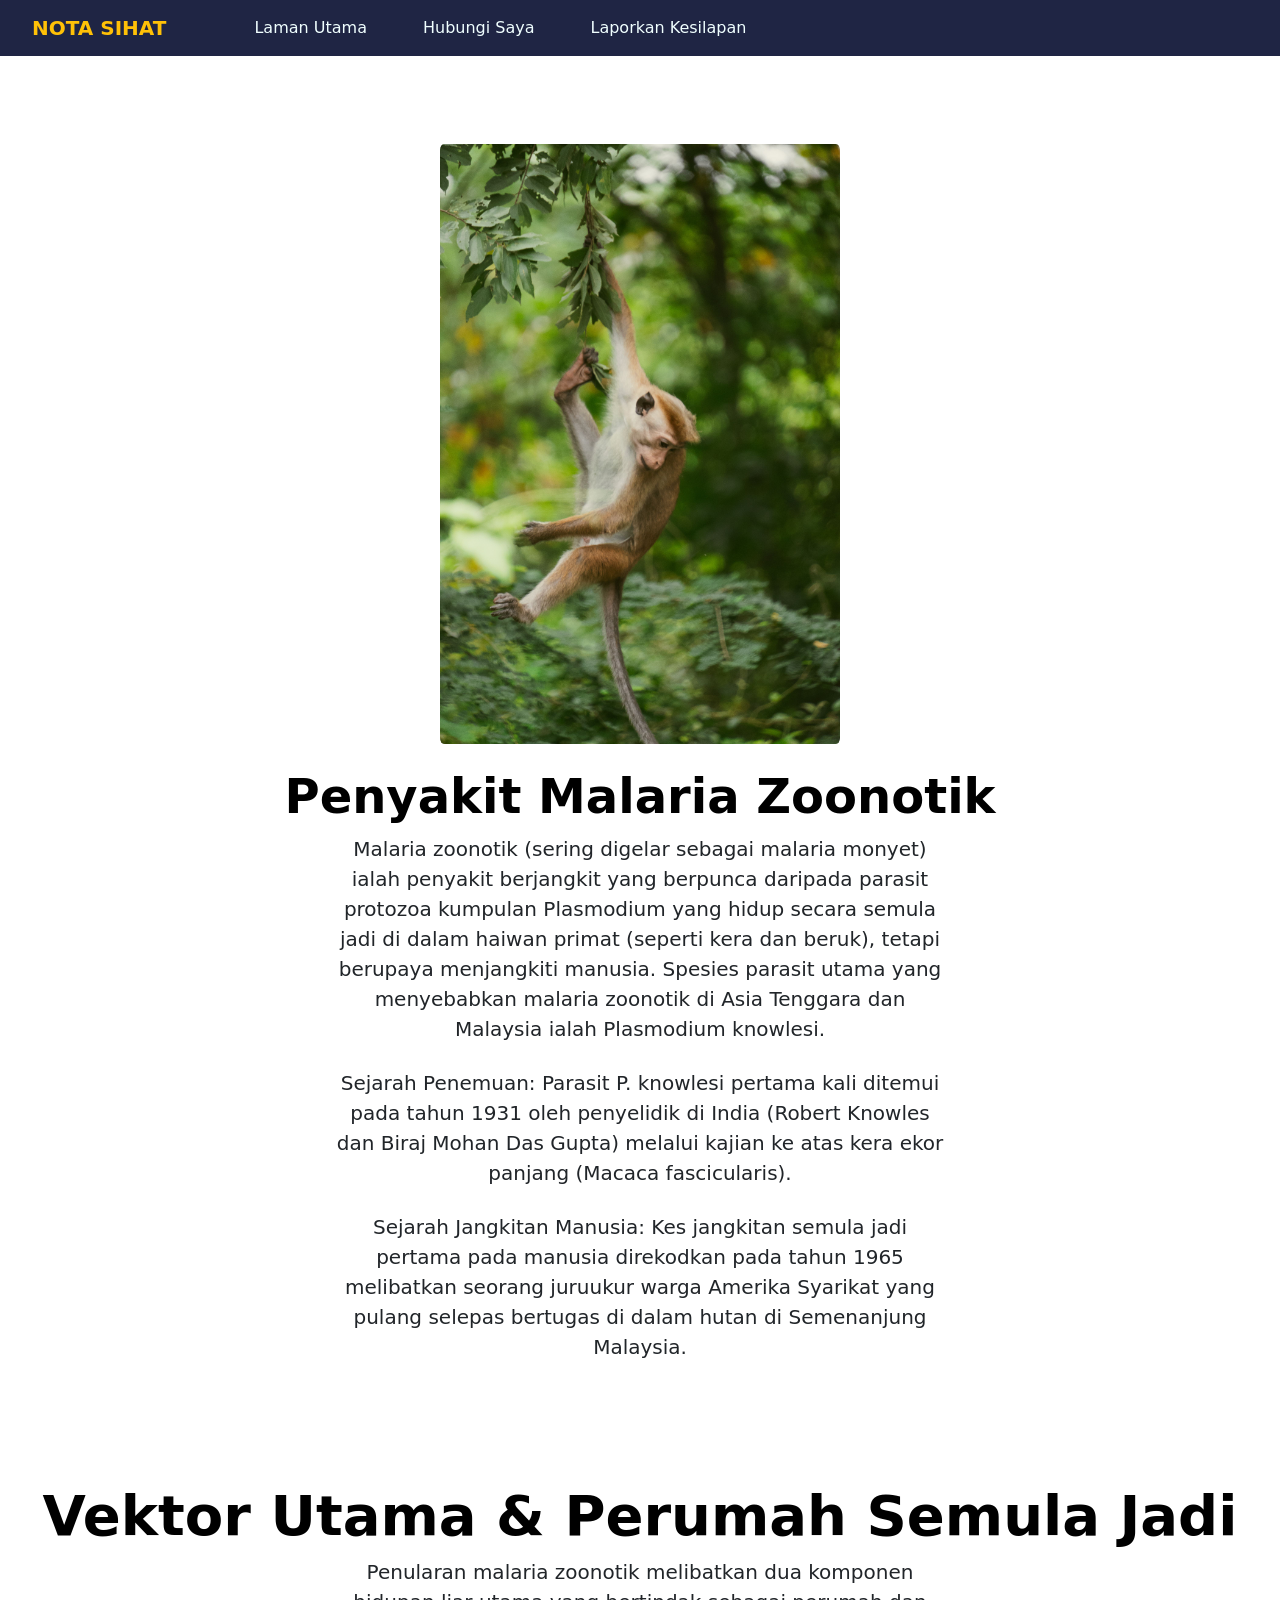
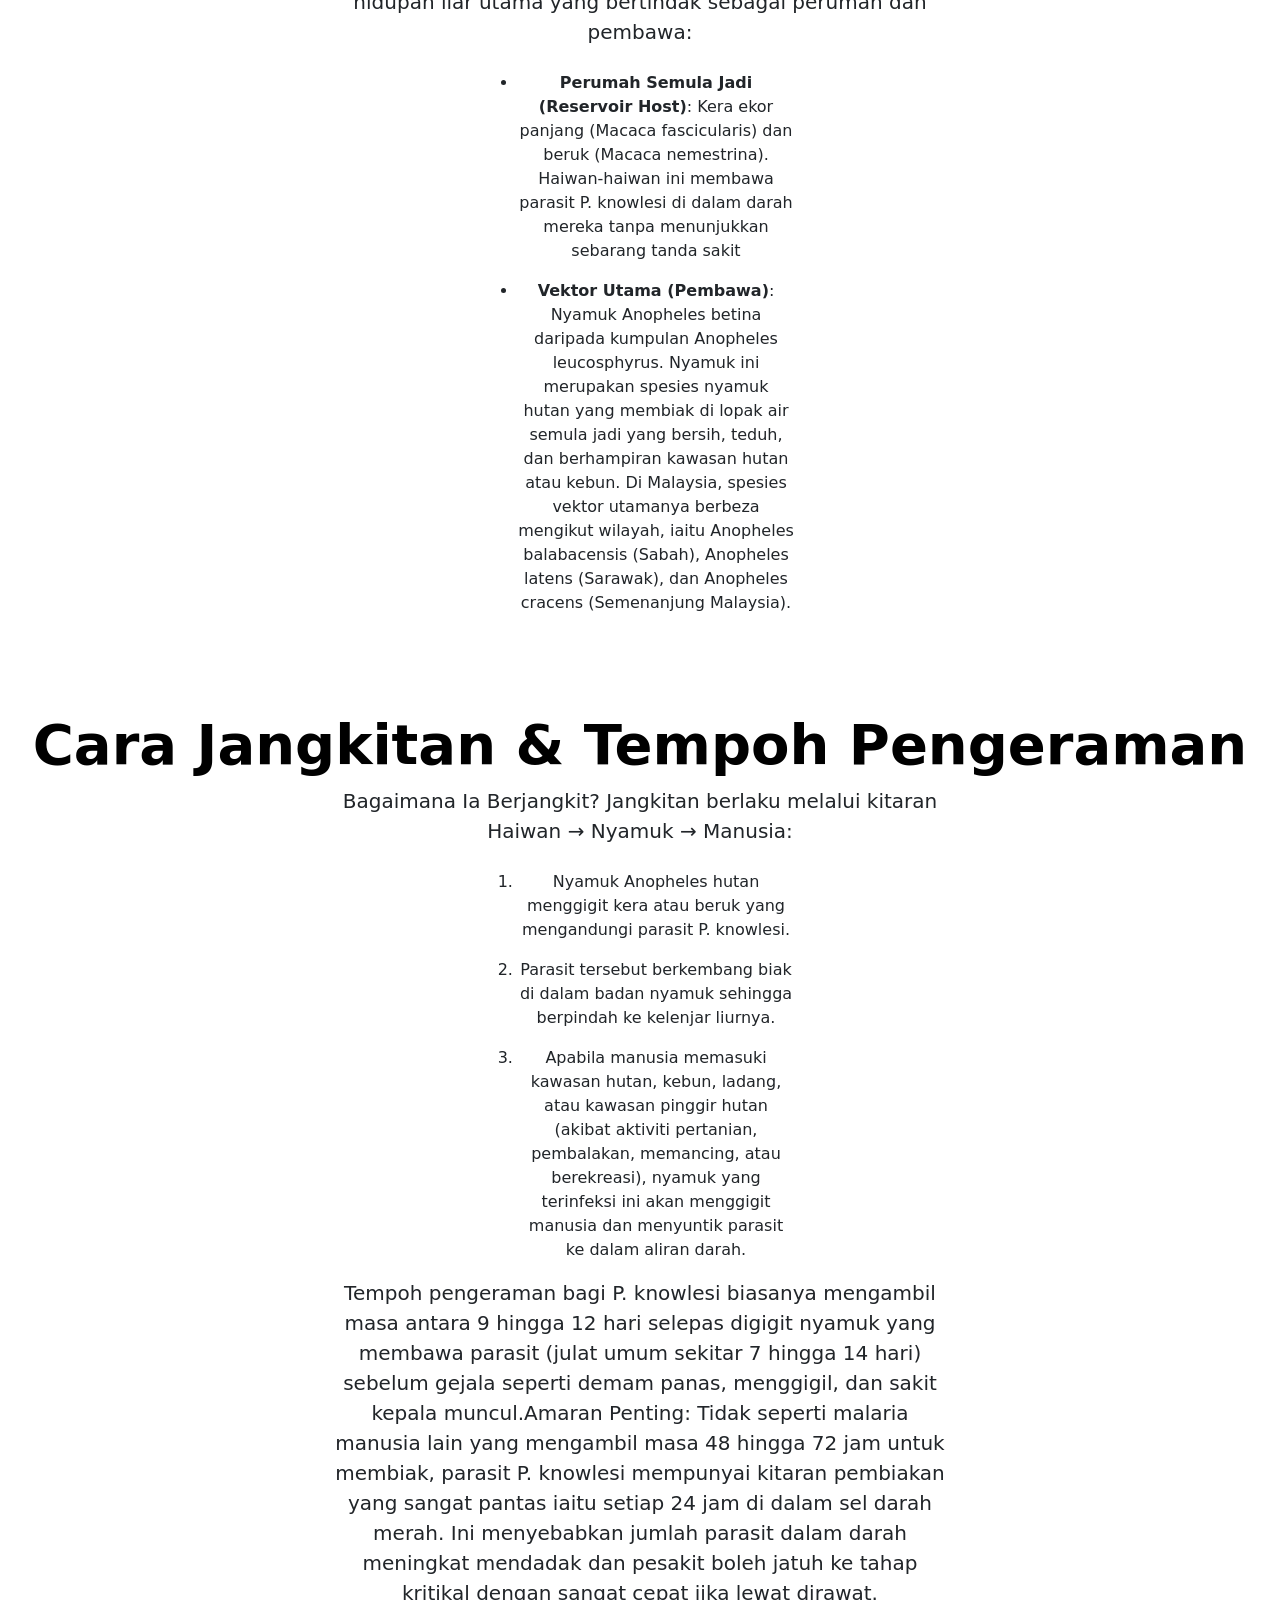
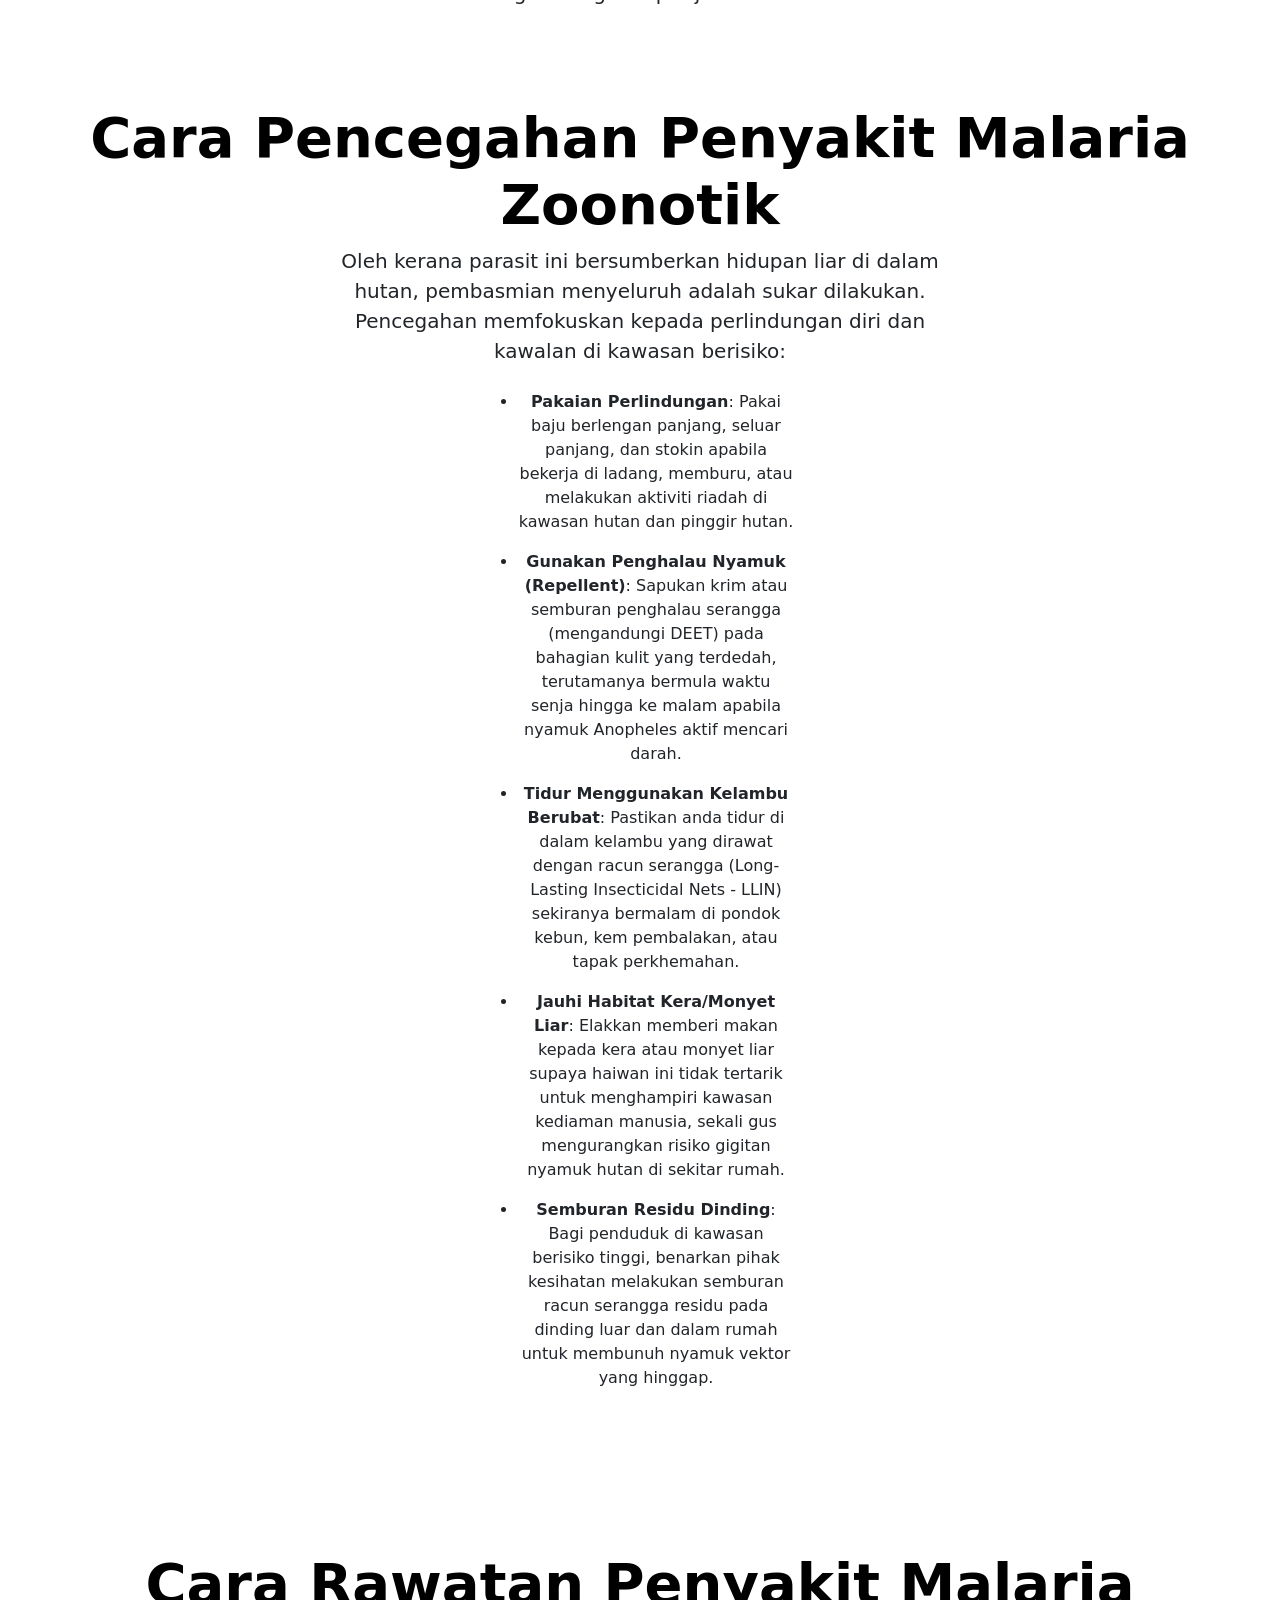
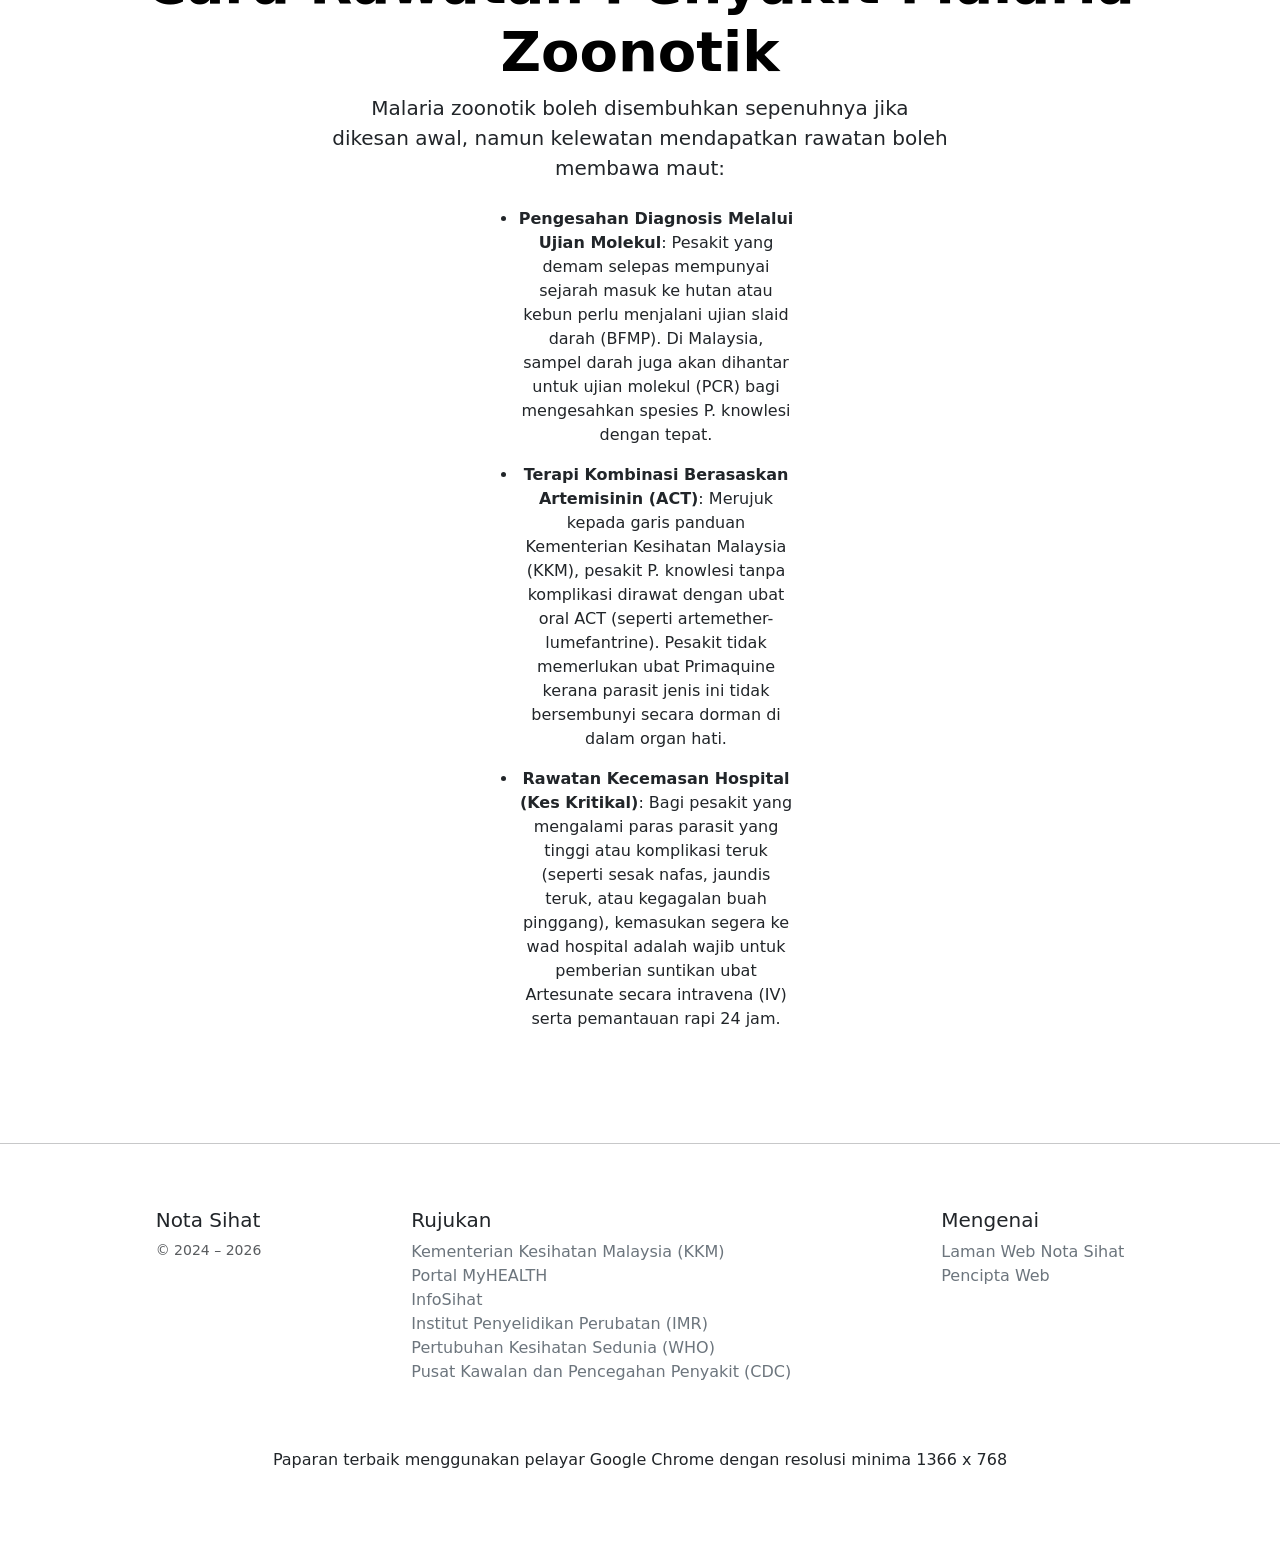
<file: pages/kawalan-vektor/penyakit-malaria/malaria-zoonotik.html>
<!DOCTYPE html>
<html lang="ms">
    <head>
        <meta charset="utf-8">
        <meta name="viewport" content="width=device-width, initial-scale=1">
        <meta name="description" content="This website displays useful notes that are a reference for Public Health Assistants">
        <meta name="keywords" content="nota, Pembantu Kesihatan Awam, nota pka, public health assistants, Nota sihat, nota-sihat">
        <meta name="author" content="Denven Dosip">
        <title>Penyakit Malaria Zoonotik</title>

        <!-- bootstrap -->
        <link href="https://cdn.jsdelivr.net/npm/bootstrap@5.3.3/dist/css/bootstrap.min.css" rel="stylesheet" integrity="sha384-QWTKZyjpPEjISv5WaRU9OFeRpok6YctnYmDr5pNlyT2bRjXh0JMhjY6hW+ALEwIH" crossorigin="anonymous">
        <!-- custom styling -->
        <link href="../../../style.css" rel="stylesheet">
        <!-- favIcon -->
        <link rel="apple-touch-icon" sizes="180x180" href="../../../assets/favicon/apple-touch-icon.png">
        <link rel="icon" type="image/png" sizes="32x32" href="../../../assets/favicon/favicon-32x32.png">
        <link rel="icon" type="image/png" sizes="16x16" href="../../../assets/favicon/favicon-16x16.png">
        <link rel="icon" type="image/png" sizes="192x192" href="../../../assets/favicon/android-chrome-192x192.png">
        <link rel="icon" type="image/png" sizes="512x512" href="../../../assets/favicon/android-chrome-512x512.png">
        <link rel="icon" type="image/x-icon" href="../../../assets/favicon/favicon.ico">
        <link rel="manifest" href="../../../assets/favicon/site.webmanifest">
    </head>

    <body>
        
        <header>
            <nav class="navbar navbar-expand-md fixed-top">
                <div class="container-fluid">
                    <a class="navbar-brand fw-bolder text-warning" href="../../../index.html">NOTA SIHAT</a>
                    <button class="navbar-toggler collapsed" type="button" data-bs-toggle="collapse" data-bs-target="#navbarCollapse" aria-controls="navbarCollapse" aria-expanded="false" aria-label="Toggle navigation">
                        <span class="navbar-toggler-icon"></span>
                    </button>
                    <div class="navbar-collapse collapse" id="navbarCollapse">
                        <ul class="navbar-nav me-auto mb-2 mb-md-0">
                            <li class="nav-item">
                                <a class="nav-link" aria-current="page" href="../../../index.html">Laman Utama</a>
                            </li>
                            <li class="nav-item">
                                <a class="nav-link" href="#">Hubungi Saya</a>
                            </li>
                            <li class="nav-item">
                                <a class="nav-link" aria-disabled="true">Laporkan Kesilapan</a>
                            </li>
                        </ul>
                        <!-- <form class="search-form d-flex" role="search" action="https://www.google.com/search" method="GET">
                            <input class="search-input form-control me-2" type="text" placeholder="Cari di Google" aria-label="Search">
                            <button class="btn btn-outline-success" type="submit">Cari</button>
                        </form> -->
                    </div>
                </div>
            </nav>
        </header>

        <main class="pt-5">
            <div class="px-4 py-5 my-5 text-center"> 
                <img class="d-block mx-auto mb-4 page-main-pic img-fluid" src="../../../assets/images/kawalan-vektor/penyakit-malaria-img/malaria-zoonotik.jpg" alt="" width="400" height="400" > 
                <h1 class="display-5 fw-bold text-body-emphasis">Penyakit Malaria Zoonotik</h1>
                <div class="col-lg-6 mx-auto"> 
                    <p class="lead mb-4 text-centre">
                        Malaria zoonotik (sering digelar sebagai malaria monyet) ialah penyakit berjangkit yang berpunca daripada parasit protozoa kumpulan Plasmodium yang hidup secara semula 
                        jadi di dalam haiwan primat (seperti kera dan beruk), tetapi berupaya menjangkiti manusia. Spesies parasit utama yang menyebabkan malaria zoonotik di Asia Tenggara dan 
                        Malaysia ialah Plasmodium knowlesi.
                    </p>
                    <p class="lead mb-4 text-centre">
                        Sejarah Penemuan: Parasit P. knowlesi pertama kali ditemui pada tahun 1931 oleh penyelidik di India (Robert Knowles dan Biraj Mohan Das Gupta) melalui kajian ke atas 
                        kera ekor panjang (Macaca fascicularis).
                    </p>
                    <p class="lead mb-4 text-centre">
                        Sejarah Jangkitan Manusia: Kes jangkitan semula jadi pertama pada manusia direkodkan pada tahun 1965 melibatkan seorang juruukur warga Amerika Syarikat yang pulang 
                        selepas bertugas di dalam hutan di Semenanjung Malaysia.
                    </p>
                </div> 
            </div> 
            <div class="px-4 my-5 text-center"> 
                <h1 class="display-4 fw-bold text-body-emphasis">Vektor Utama & Perumah Semula Jadi</h1> 
                <div class="col-lg-6 mx-auto"> 
                    <p class="lead mb-4">
                        Penularan malaria zoonotik melibatkan dua komponen hidupan liar utama yang bertindak sebagai perumah dan pembawa:
                    </p>
                    <ul class="col-lg-6 mx-auto">
                        <li class="mb-3">
                            <strong>Perumah Semula Jadi (Reservoir Host)</strong>: Kera ekor panjang (Macaca fascicularis) dan beruk (Macaca nemestrina). 
                            Haiwan-haiwan ini membawa parasit P. knowlesi di dalam darah mereka tanpa menunjukkan sebarang tanda sakit
                        </li>  
                        <li class="mb-3">
                            <strong>Vektor Utama (Pembawa)</strong>: Nyamuk Anopheles betina daripada kumpulan Anopheles leucosphyrus. Nyamuk ini merupakan spesies nyamuk hutan 
                            yang membiak di lopak air semula jadi yang bersih, teduh, dan berhampiran kawasan hutan atau kebun. Di Malaysia, spesies vektor utamanya berbeza mengikut wilayah, iaitu Anopheles 
                            balabacensis (Sabah), Anopheles latens (Sarawak), dan Anopheles cracens (Semenanjung Malaysia).
                        </li>
                    </ul>
                </div> 
            </div>
            <div class="px-4 pt-5 my-5 text-center"> 
                <h1 class="display-4 fw-bold text-body-emphasis">Cara Jangkitan & Tempoh Pengeraman</h1>
                <div class="col-lg-6 mx-auto"> 
                    <p class="lead mb-4">
                        Bagaimana Ia Berjangkit?
                        Jangkitan berlaku melalui kitaran Haiwan → Nyamuk → Manusia:
                    </p>
                    <ol class="col-lg-6 mx-auto">
                        <li class="mb-3">
                            Nyamuk Anopheles hutan menggigit kera atau beruk yang mengandungi parasit P. knowlesi.
                        </li>  
                        <li class="mb-3">
                            Parasit tersebut berkembang biak di dalam badan nyamuk sehingga berpindah ke kelenjar liurnya.
                        </li>
                        <li class="mb-3">
                            Apabila manusia memasuki kawasan hutan, kebun, ladang, atau kawasan pinggir hutan (akibat aktiviti pertanian, pembalakan, memancing, atau berekreasi), 
                            nyamuk yang terinfeksi ini akan menggigit manusia dan menyuntik parasit ke dalam aliran darah.
                        </li>
                    </ol>
                    <p class="lead mb-4">
                        Tempoh pengeraman bagi P. knowlesi biasanya mengambil masa antara 9 hingga 12 hari selepas digigit nyamuk yang membawa parasit (julat umum sekitar 7 hingga 14 hari) 
                        sebelum gejala seperti demam panas, menggigil, dan sakit kepala muncul.Amaran Penting: Tidak seperti malaria manusia lain yang mengambil masa 48 hingga 72 jam untuk membiak, 
                        parasit P. knowlesi mempunyai kitaran pembiakan yang sangat pantas iaitu setiap 24 jam di dalam sel darah merah. Ini menyebabkan jumlah parasit dalam darah meningkat mendadak 
                        dan pesakit boleh jatuh ke tahap kritikal dengan sangat cepat jika lewat dirawat.
                    </p>
                </div> 
            </div>
            <div class="px-4 pt-5 my-5 pb-5 text-center"> 
                <h1 class="display-4 fw-bold text-body-emphasis">Cara Pencegahan Penyakit Malaria Zoonotik</h1>
                <div class="col-lg-6 mx-auto"> 
                    <p class="lead mb-4">
                        Oleh kerana parasit ini bersumberkan hidupan liar di dalam hutan, pembasmian menyeluruh adalah sukar dilakukan. Pencegahan memfokuskan kepada perlindungan diri dan kawalan di 
                        kawasan berisiko:
                    </p>
                    <ul class="col-lg-6 mx-auto">
                        <li class="mb-3">
                            <strong>Pakaian Perlindungan</strong>: Pakai baju berlengan panjang, seluar panjang, dan stokin apabila bekerja di ladang, memburu, atau melakukan aktiviti riadah di kawasan 
                            hutan dan pinggir hutan.
                        </li>  
                        <li class="mb-3">
                            <strong>Gunakan Penghalau Nyamuk (Repellent)</strong>: Sapukan krim atau semburan penghalau serangga (mengandungi DEET) pada bahagian kulit yang terdedah, terutamanya bermula waktu senja 
                            hingga ke malam apabila nyamuk Anopheles aktif mencari darah.
                        </li>
                        <li class="mb-3">
                            <strong>Tidur Menggunakan Kelambu Berubat</strong>: Pastikan anda tidur di dalam kelambu yang dirawat dengan racun serangga (Long-Lasting Insecticidal Nets - LLIN) sekiranya bermalam di 
                            pondok kebun, kem pembalakan, atau tapak perkhemahan.
                        </li>
                        <li class="mb-3">
                            <strong>Jauhi Habitat Kera/Monyet Liar</strong>: Elakkan memberi makan kepada kera atau monyet liar supaya haiwan ini tidak tertarik untuk menghampiri kawasan kediaman manusia, sekali gus 
                            mengurangkan risiko gigitan nyamuk hutan di sekitar rumah.
                        </li>
                        <li class="mb-3">
                           <strong>Semburan Residu Dinding</strong>: Bagi penduduk di kawasan berisiko tinggi, benarkan pihak kesihatan melakukan semburan racun serangga residu pada dinding luar dan 
                           dalam rumah untuk membunuh nyamuk vektor yang hinggap.
                        </li>
                    </ul>
                </div> 
            </div> 
            <div class="px-4 pt-5 my-5 pb-5 text-center"> 
                <h1 class="display-4 fw-bold text-body-emphasis">Cara Rawatan Penyakit Malaria Zoonotik</h1>
                <div class="col-lg-6 mx-auto"> 
                    <p class="lead mb-4">
                        Malaria zoonotik boleh disembuhkan sepenuhnya jika dikesan awal, namun kelewatan mendapatkan rawatan boleh membawa maut:
                    </p>
                    <ul class="col-lg-6 mx-auto">
                        <li class="mb-3">
                            <b>Pengesahan Diagnosis Melalui Ujian Molekul</b>: Pesakit yang demam selepas mempunyai sejarah masuk ke hutan atau kebun perlu 
                            menjalani ujian slaid darah (BFMP). Di Malaysia, sampel darah juga akan dihantar untuk ujian molekul (PCR) bagi mengesahkan spesies P. knowlesi dengan tepat.
                        </li>  
                        <li class="mb-3">
                            <b>Terapi Kombinasi Berasaskan Artemisinin (ACT)</b>: Merujuk kepada garis panduan Kementerian Kesihatan Malaysia (KKM), pesakit P. knowlesi tanpa 
                            komplikasi dirawat dengan ubat oral ACT (seperti artemether-lumefantrine). Pesakit tidak memerlukan ubat Primaquine kerana parasit jenis ini tidak bersembunyi secara dorman di dalam organ hati.
                        </li>
                        <li class="mb-3">
                            <b>Rawatan Kecemasan Hospital (Kes Kritikal)</b>: Bagi pesakit yang mengalami paras parasit yang tinggi atau komplikasi 
                            teruk (seperti sesak nafas, jaundis teruk, atau kegagalan buah pinggang), kemasukan segera ke wad hospital adalah wajib untuk pemberian suntikan ubat Artesunate 
                            secara intravena (IV) serta pemantauan rapi 24 jam.
                        </li>
                    </ul>
                </div> 
            </div>
        </main>

        <hr>

        <footer class="container py-5">
            <div class="footer">
                <div>
                    <h5>Nota Sihat</h5>
                    <small class="d-block mb-3 text-body-secondary">© 2024 – <span id="current-year"></span></small>
                </div>
                <div>
                    <h5>Rujukan</h5>
                    <ul class="list-unstyled text-small">
                        <li><a class="link-secondary text-decoration-none inactive-link" href="#">Kementerian Kesihatan Malaysia (KKM)</a></li>
                        <li><a class="link-secondary text-decoration-none inactive-link" href="#">Portal MyHEALTH</a></li>
                        <li><a class="link-secondary text-decoration-none inactive-link" href="#">InfoSihat</a></li>
                        <li><a class="link-secondary text-decoration-none inactive-link" href="#">Institut Penyelidikan Perubatan (IMR)</a></li>
                        <li><a class="link-secondary text-decoration-none inactive-link" href="#">Pertubuhan Kesihatan Sedunia (WHO)</a></li>
                        <li><a class="link-secondary text-decoration-none inactive-link" href="#">Pusat Kawalan dan Pencegahan Penyakit (CDC)</a></li>
                    </ul>
                </div>
                <div>
                    <h5>Mengenai</h5>
                    <ul class="list-unstyled text-small">
                        <li><a class="link-secondary text-decoration-none" href="../../about.html">Laman Web Nota Sihat</a></li>
                        <li><a class="link-secondary text-decoration-none" href="https://about-gdenven.vercel.app/">Pencipta Web</a></li>
                    </ul>
                </div>
                
            </div>
            <div>
                <p class="text-small text-decoration-none text-center my-5">Paparan terbaik menggunakan pelayar Google Chrome dengan resolusi minima 1366 x 768</p>
            </div>
        </footer>

        <script src="https://cdn.jsdelivr.net/npm/bootstrap@5.3.3/dist/js/bootstrap.bundle.min.js" integrity="sha384-YvpcrYf0tY3lHB60NNkmXc5s9fDVZLESaAA55NDzOxhy9GkcIdslK1eN7N6jIeHz" crossorigin="anonymous"></script>
        <script src="../../../index.js"></script>
    </body>
</html>
</file>
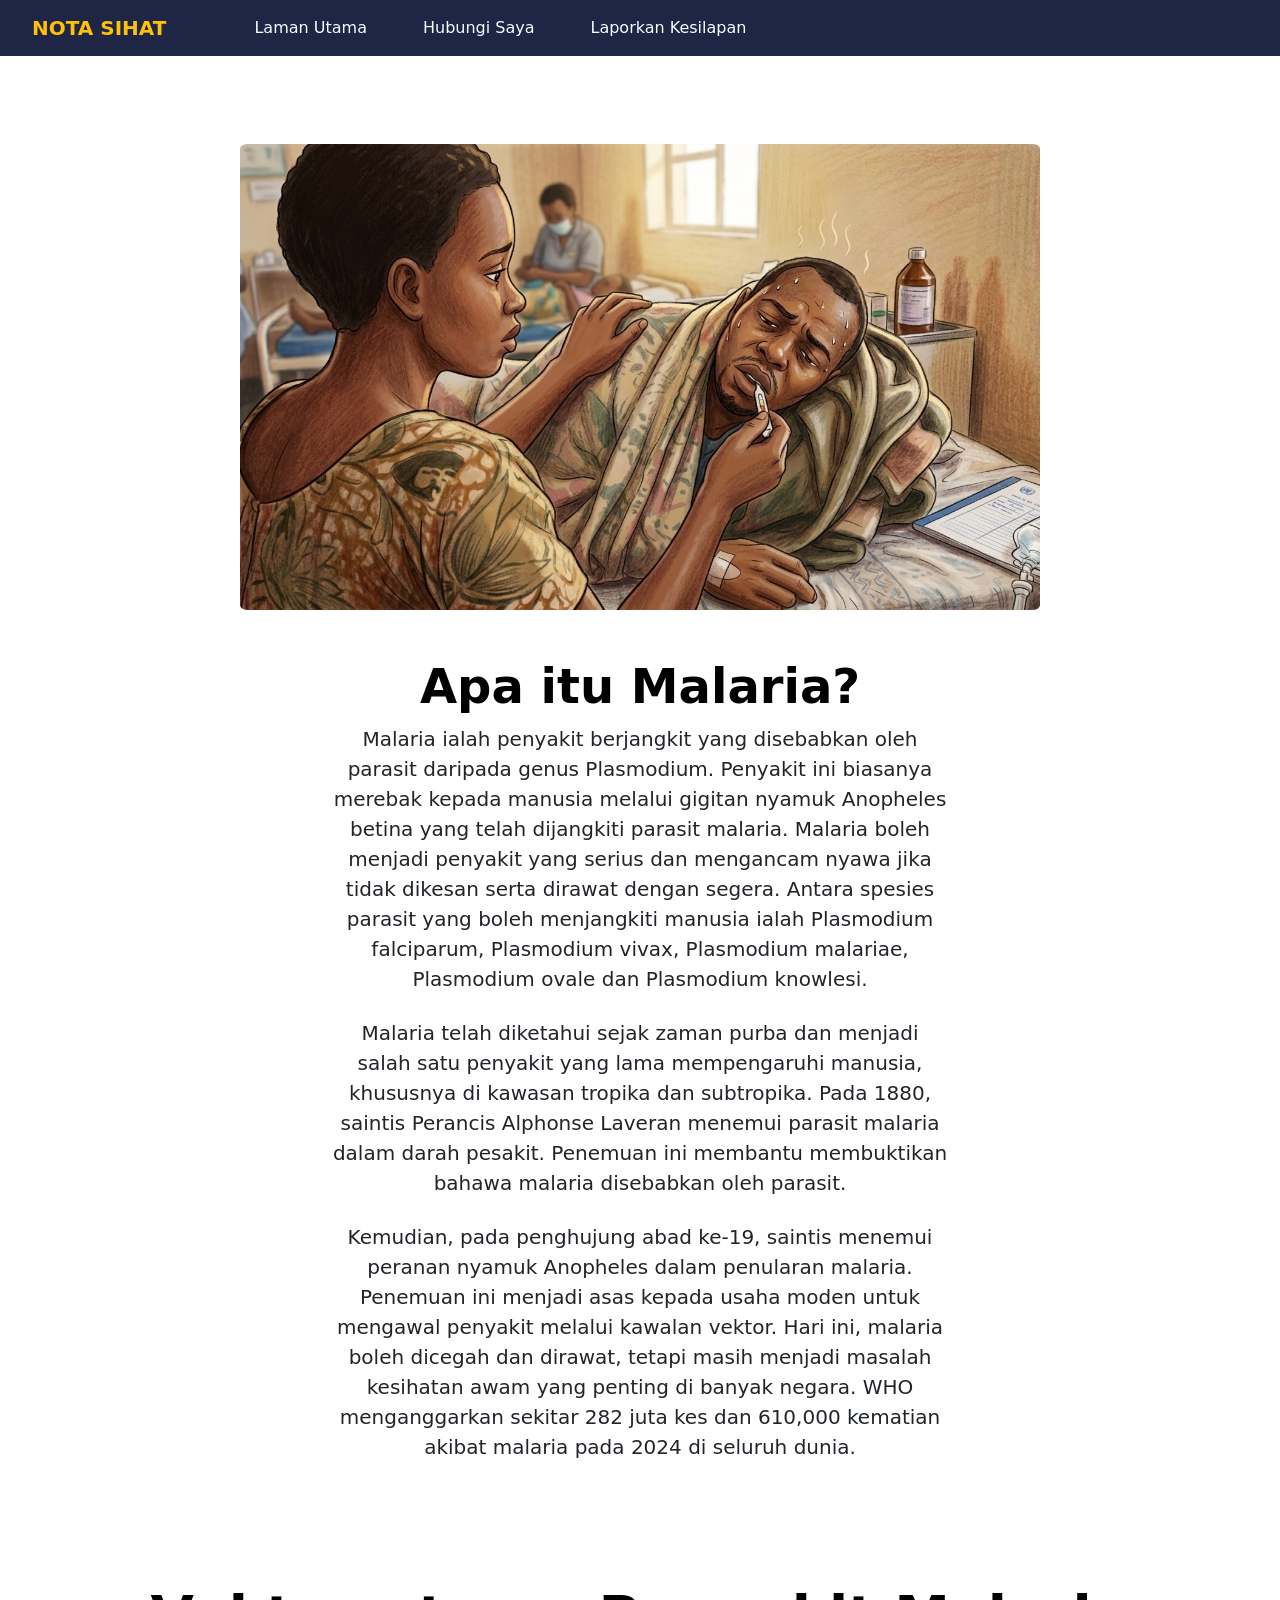
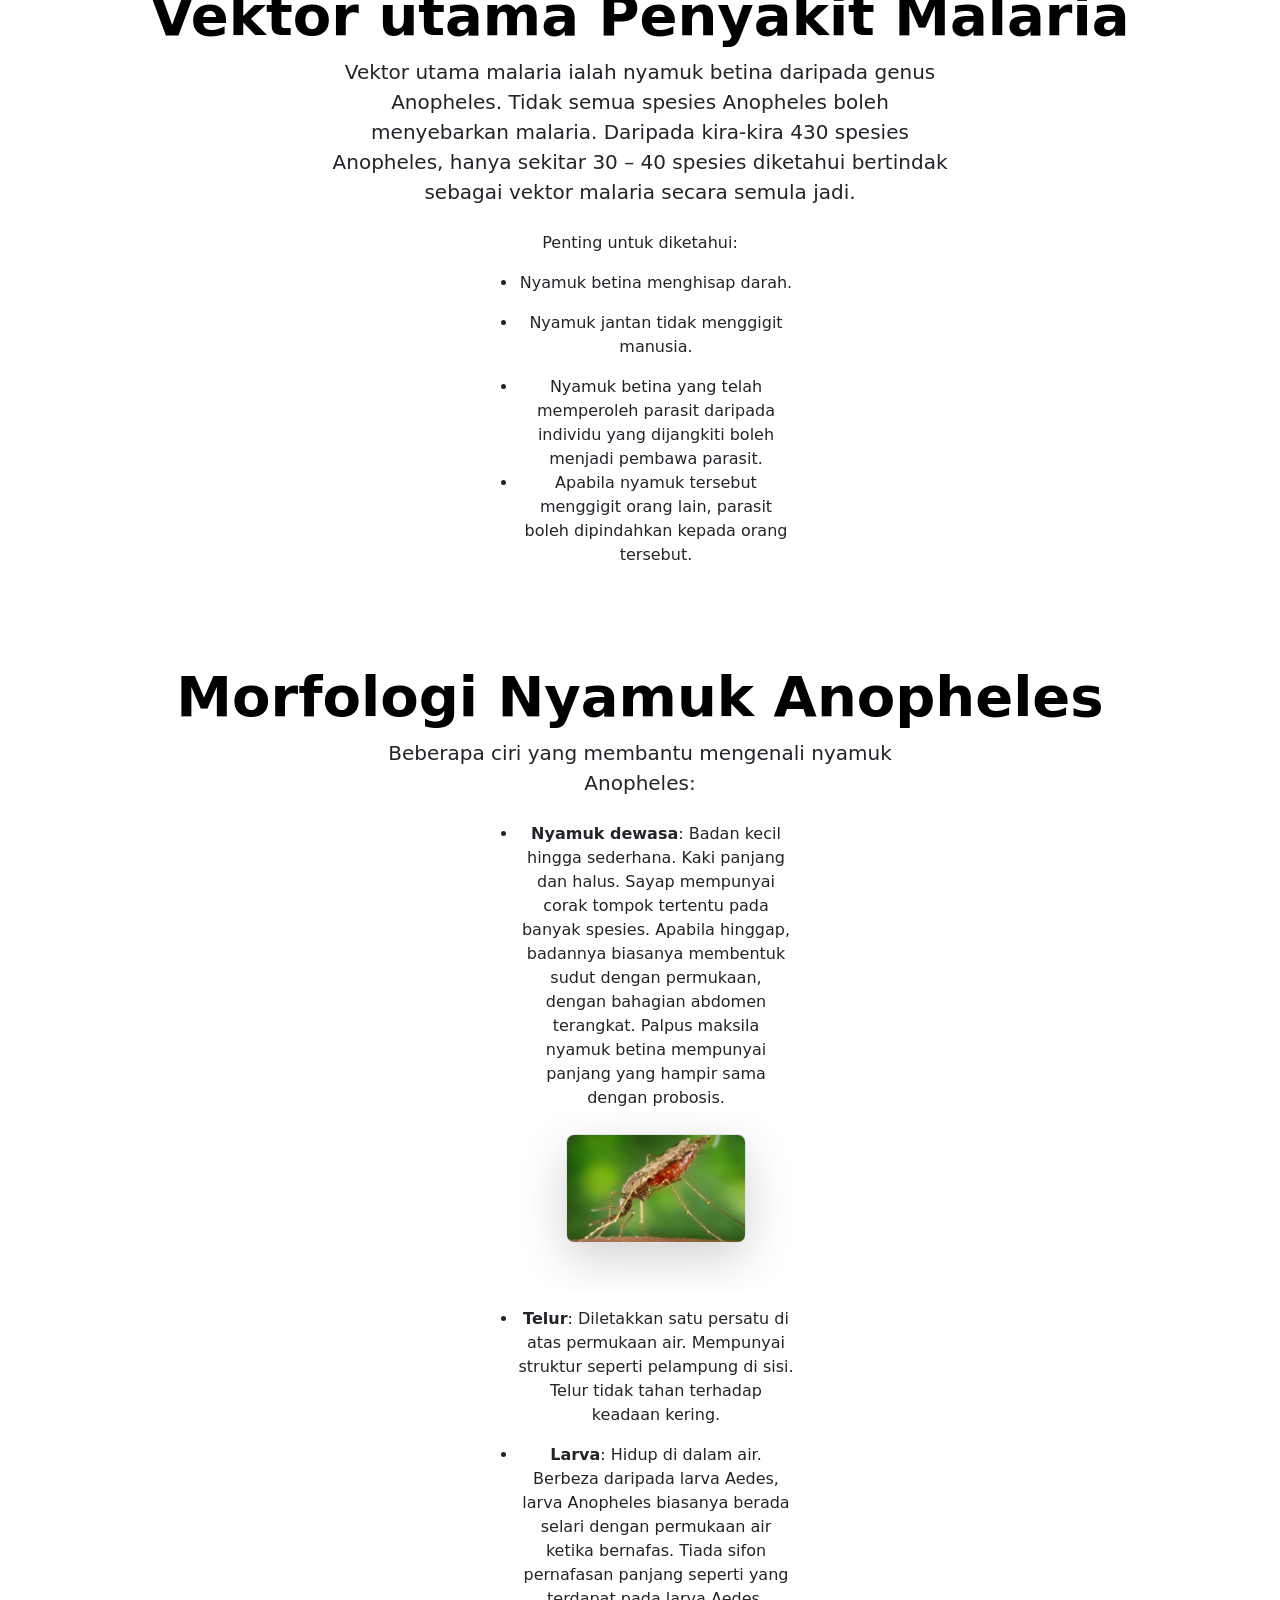
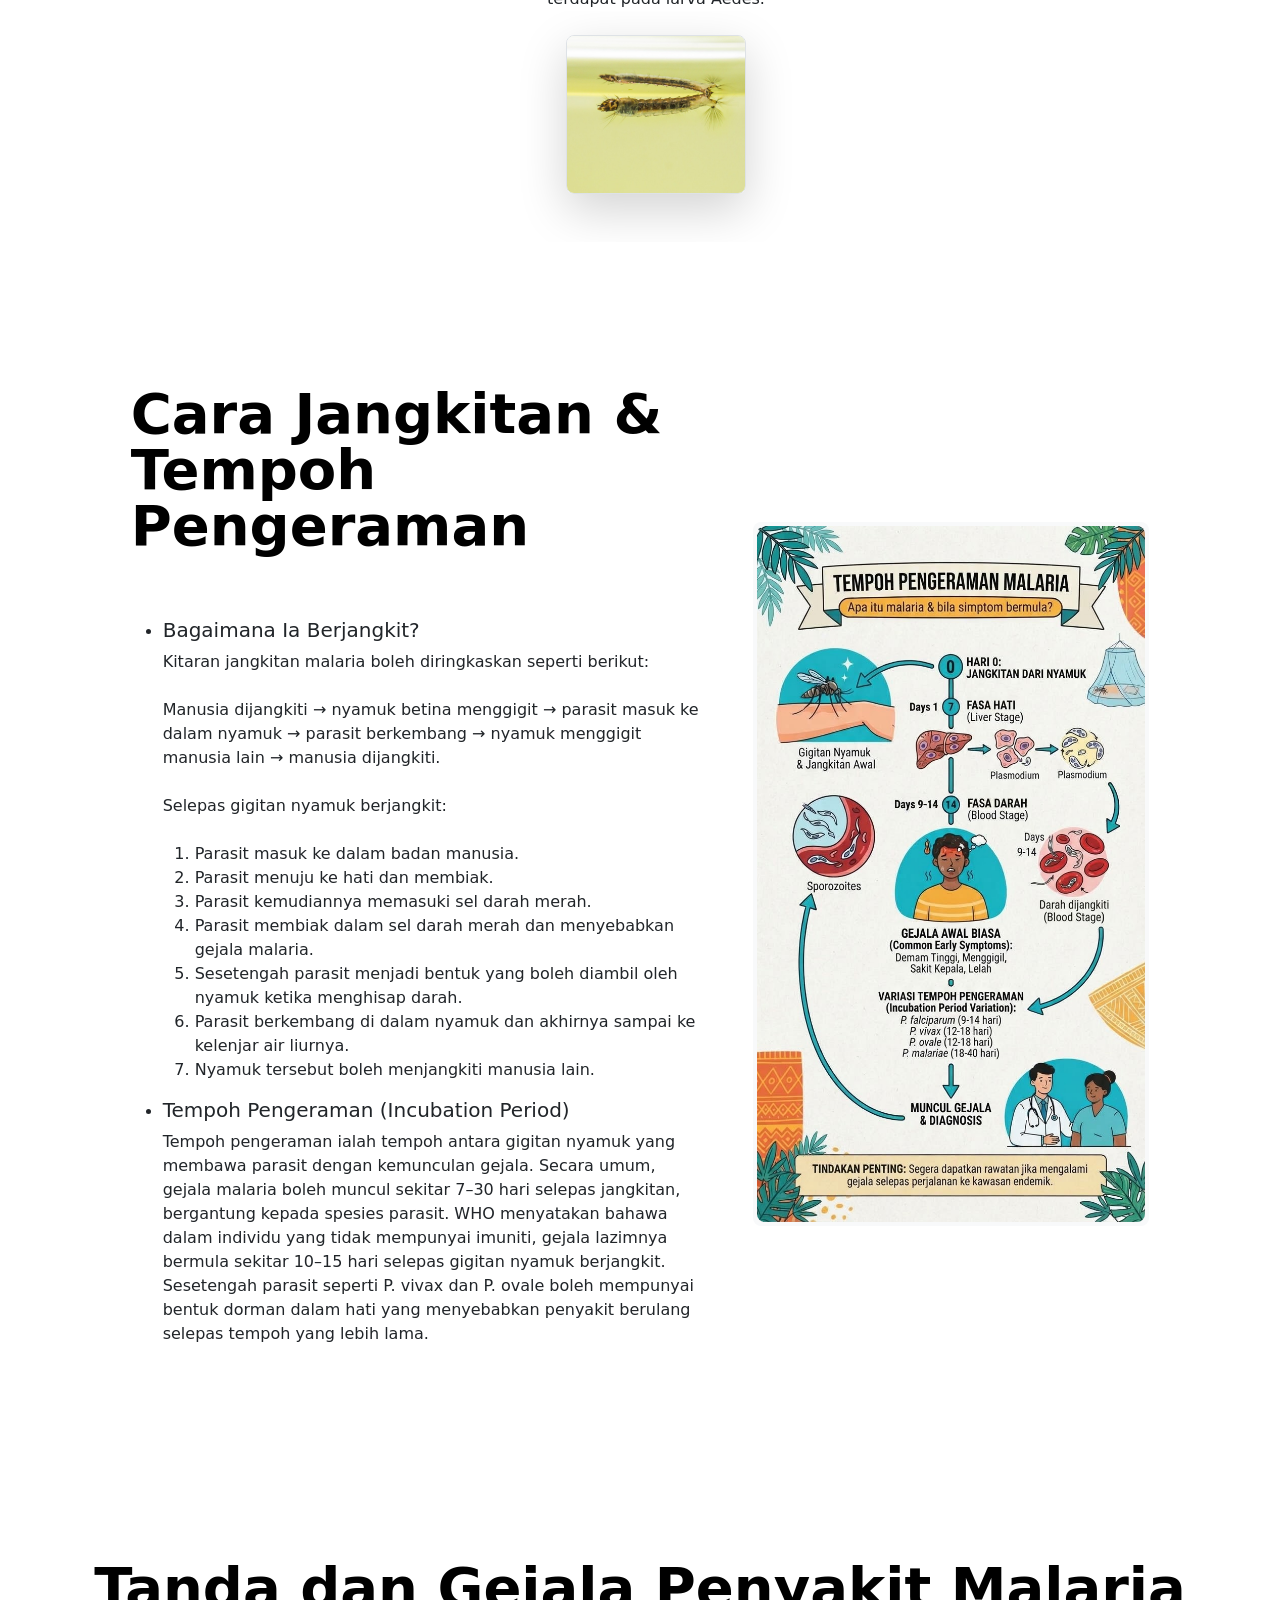
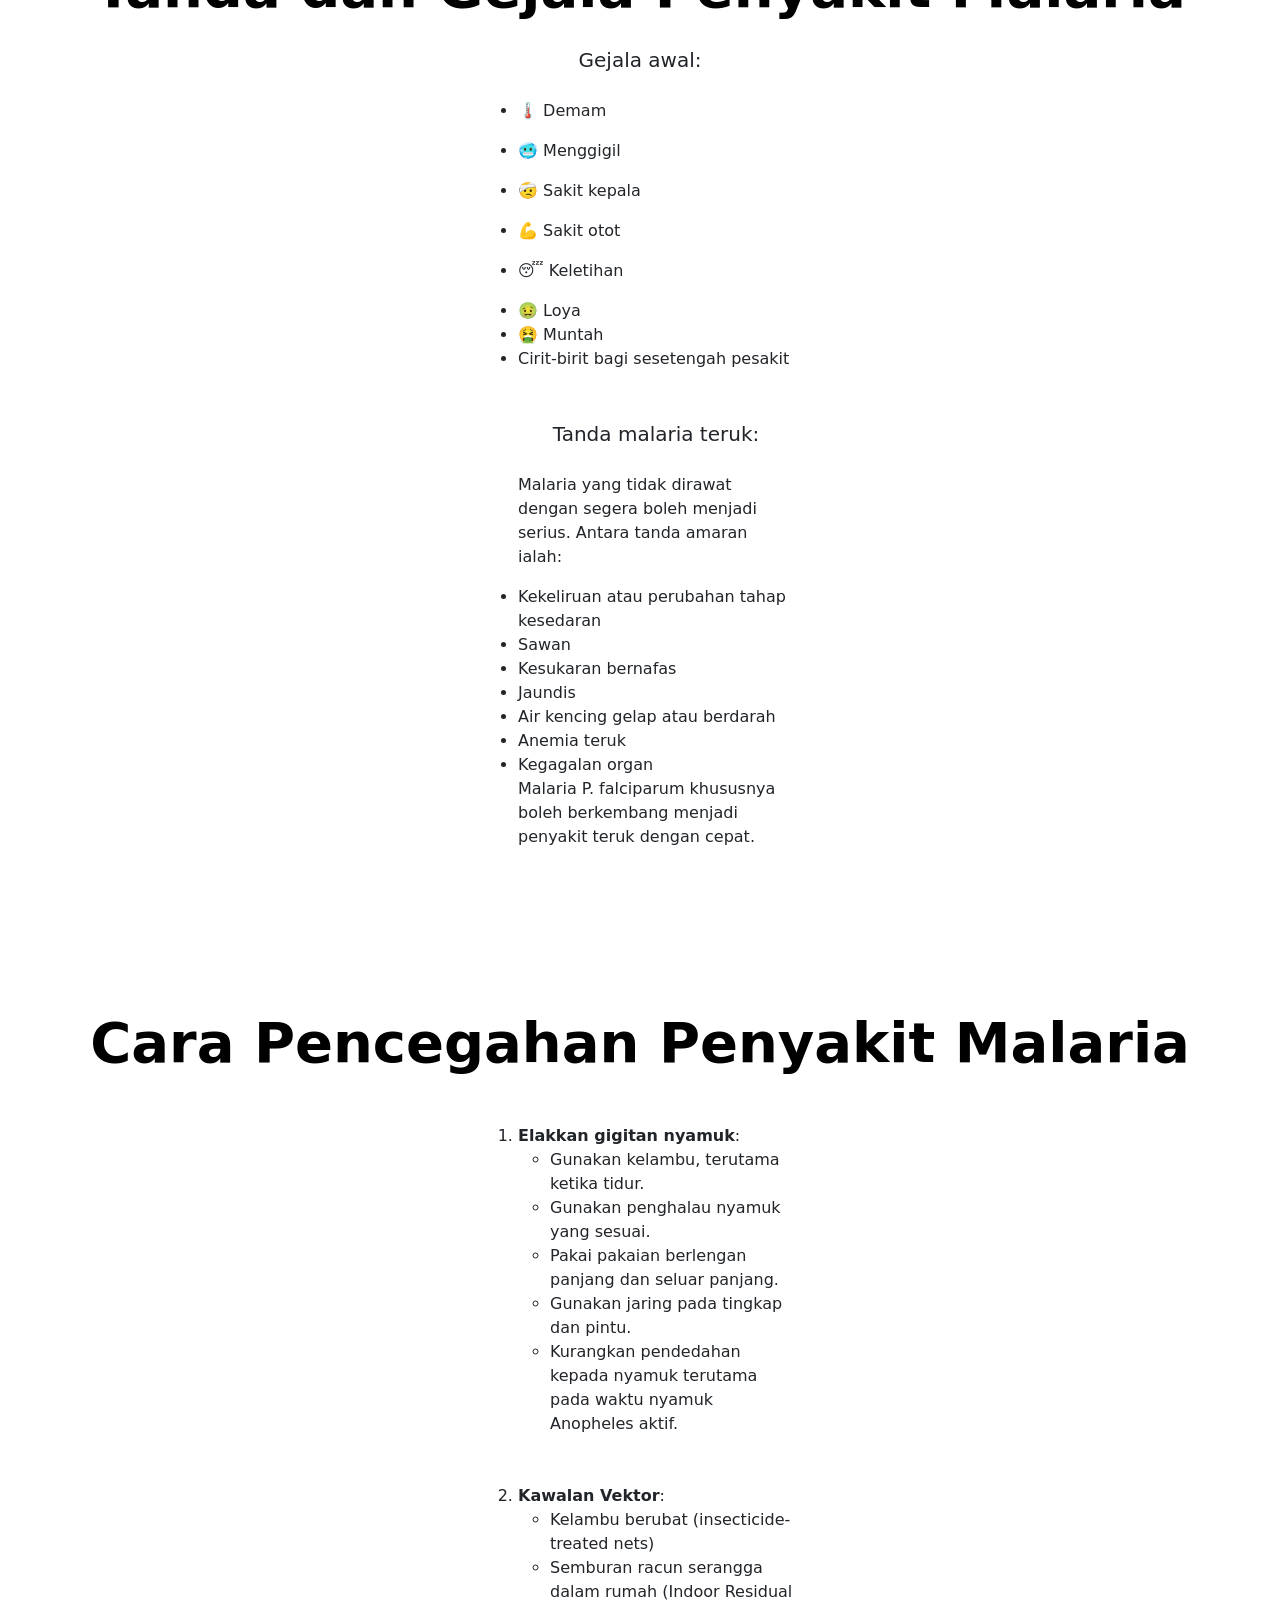
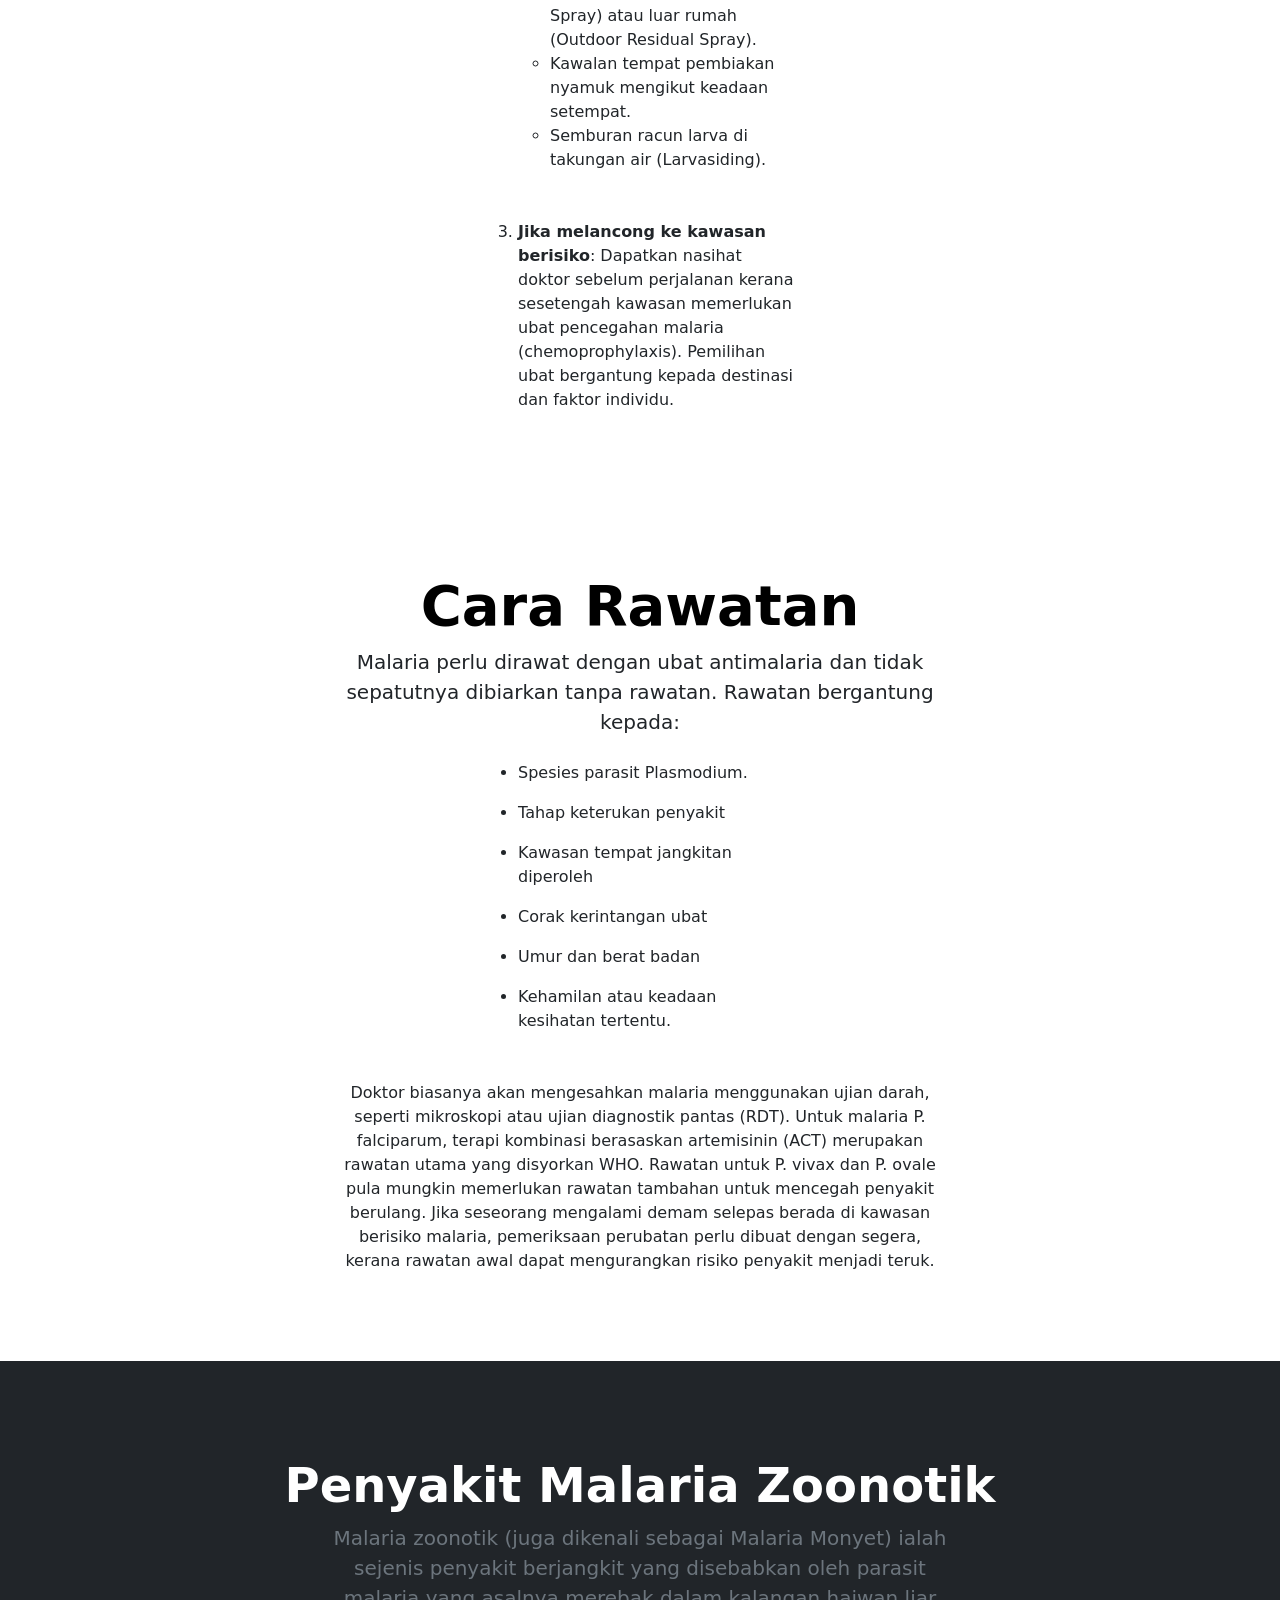
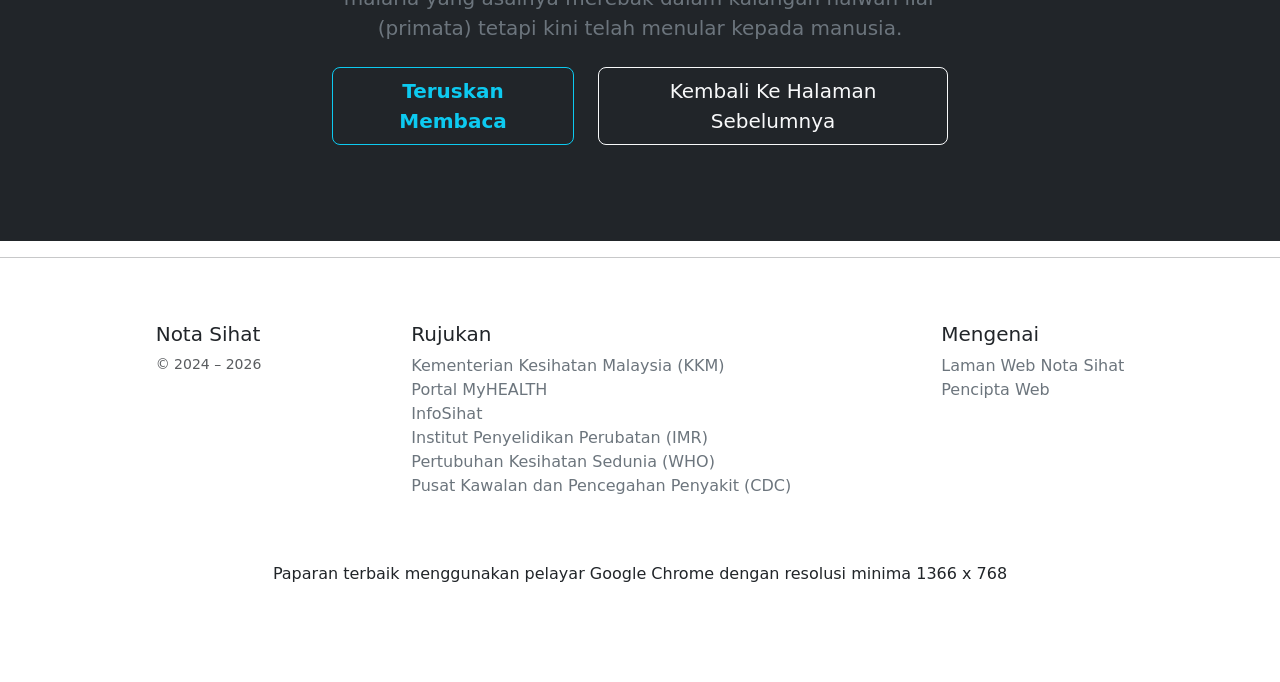
<file: pages/kawalan-vektor/penyakit-malaria/penyakit-malaria.html>
<!DOCTYPE html>
<html lang="ms">
    <head>
        <meta charset="utf-8">
        <meta name="viewport" content="width=device-width, initial-scale=1">
        <meta name="description" content="This website displays useful notes that are a reference for Public Health Assistants">
        <meta name="keywords" content="nota, Pembantu Kesihatan Awam, nota pka, public health assistants, Nota sihat, nota-sihat">
        <meta name="author" content="Denven Dosip">
        <title>Penyakit Malaria</title>

        <!-- bootstrap -->
        <link href="https://cdn.jsdelivr.net/npm/bootstrap@5.3.3/dist/css/bootstrap.min.css" rel="stylesheet" integrity="sha384-QWTKZyjpPEjISv5WaRU9OFeRpok6YctnYmDr5pNlyT2bRjXh0JMhjY6hW+ALEwIH" crossorigin="anonymous">
        <!-- custom styling -->
        <link href="../../../style.css" rel="stylesheet">
        <!-- favIcon -->
        <link rel="apple-touch-icon" sizes="180x180" href="../../../assets/favicon/apple-touch-icon.png">
        <link rel="icon" type="image/png" sizes="32x32" href="../../../assets/favicon/favicon-32x32.png">
        <link rel="icon" type="image/png" sizes="16x16" href="../../../assets/favicon/favicon-16x16.png">
        <link rel="icon" type="image/png" sizes="192x192" href="../../../assets/favicon/android-chrome-192x192.png">
        <link rel="icon" type="image/png" sizes="512x512" href="../../../assets/favicon/android-chrome-512x512.png">
        <link rel="icon" type="image/x-icon" href="../../../assets/favicon/favicon.ico">
        <link rel="manifest" href="../../../assets/favicon/site.webmanifest">
    </head>

    <body>
        
        <header>
            <nav class="navbar navbar-expand-md fixed-top">
                <div class="container-fluid">
                    <a class="navbar-brand fw-bolder text-warning" href="../../../index.html">NOTA SIHAT</a>
                    <button class="navbar-toggler collapsed" type="button" data-bs-toggle="collapse" data-bs-target="#navbarCollapse" aria-controls="navbarCollapse" aria-expanded="false" aria-label="Toggle navigation">
                        <span class="navbar-toggler-icon"></span>
                    </button>
                    <div class="navbar-collapse collapse" id="navbarCollapse">
                        <ul class="navbar-nav me-auto mb-2 mb-md-0">
                            <li class="nav-item">
                                <a class="nav-link" aria-current="page" href="../../../index.html">Laman Utama</a>
                            </li>
                            <li class="nav-item">
                                <a class="nav-link" href="#">Hubungi Saya</a>
                            </li>
                            <li class="nav-item">
                                <a class="nav-link" aria-disabled="true">Laporkan Kesilapan</a>
                            </li>
                        </ul>
                        <!-- <form class="search-form d-flex" role="search" action="https://www.google.com/search" method="GET">
                            <input class="search-input form-control me-2" type="text" placeholder="Cari di Google" aria-label="Search">
                            <button class="btn btn-outline-success" type="submit">Cari</button>
                        </form> -->
                    </div>
                </div>
            </nav>
        </header>

        <main class="pt-5">
            <div class="px-4 py-5 my-5 text-center"> 
                <img class="d-block mx-auto mb-4 page-main-pic img-fluid" src="../../../assets/images/kawalan-vektor/penyakit-malaria-img/malaria.jpg" alt="" width="800" height="400"> 
                <h1 class="display-5 fw-bold text-body-emphasis pt-4">Apa itu Malaria?</h1> 
                <div class="col-lg-6 mx-auto"> 
                    <p class="lead mb-4 text-centre">
                        Malaria ialah penyakit berjangkit yang disebabkan oleh parasit daripada genus Plasmodium. Penyakit ini biasanya merebak kepada manusia melalui gigitan 
                        nyamuk Anopheles betina yang telah dijangkiti parasit malaria. Malaria boleh menjadi penyakit yang serius dan mengancam nyawa jika tidak dikesan serta 
                        dirawat dengan segera. Antara spesies parasit yang boleh menjangkiti manusia ialah Plasmodium falciparum, Plasmodium vivax, Plasmodium malariae, Plasmodium ovale dan Plasmodium knowlesi.
                    </p>
                    <p class="lead mb-4 text-centre">
                        Malaria telah diketahui sejak zaman purba dan menjadi salah satu penyakit yang lama mempengaruhi manusia, khususnya di kawasan tropika dan subtropika. 
                        Pada 1880, saintis Perancis Alphonse Laveran menemui parasit malaria dalam darah pesakit. Penemuan ini membantu membuktikan bahawa malaria disebabkan oleh parasit.
                    </p>
                    <p class="lead mb-4 text-centre">
                        Kemudian, pada penghujung abad ke-19, saintis menemui peranan nyamuk Anopheles dalam penularan malaria. Penemuan ini menjadi asas kepada usaha moden untuk mengawal 
                        penyakit melalui kawalan vektor. Hari ini, malaria boleh dicegah dan dirawat, tetapi masih menjadi masalah kesihatan awam yang penting di banyak negara. WHO menganggarkan 
                        sekitar 282 juta kes dan 610,000 kematian akibat malaria pada 2024 di seluruh dunia.
                    </p>
                </div> 
            </div> 
            <div class="px-4 my-5 text-center"> 
                <h1 class="display-4 fw-bold text-body-emphasis">Vektor utama Penyakit Malaria</h1> 
                <div class="col-lg-6 mx-auto"> 
                    <p class="lead mb-4">
                        Vektor utama malaria ialah nyamuk betina daripada genus Anopheles. Tidak semua spesies Anopheles boleh menyebarkan malaria. Daripada kira-kira 430 spesies Anopheles, 
                        hanya sekitar 30 – 40 spesies diketahui bertindak sebagai vektor malaria secara semula jadi.
                    </p>
                    <p>
                        Penting untuk diketahui:
                    </p>
                    <ul class="col-lg-6 mx-auto">
                        <li class="mb-3">
                            Nyamuk betina menghisap darah.
                        </li>
                        <li class="mb-3">
                            Nyamuk jantan tidak menggigit manusia.
                        </li>
                        <li>
                            Nyamuk betina yang telah memperoleh parasit daripada individu yang dijangkiti boleh menjadi pembawa parasit.
                        </li>
                        <li>
                            Apabila nyamuk tersebut menggigit orang lain, parasit boleh dipindahkan kepada orang tersebut.
                        </li>
                    </ul>
                </div> 
            </div>
            <div class="px-4 pt-5 my-5 text-center"> 
                <h1 class="display-4 fw-bold text-body-emphasis">Morfologi Nyamuk Anopheles</h1>
                <div class="col-lg-6 mx-auto"> 
                    <p class="lead mb-4">
                        Beberapa ciri yang membantu mengenali nyamuk Anopheles:
                    </p>
                    <ul class="col-lg-6 mx-auto">
                        <li class="mb-3">
                            <b>Nyamuk dewasa</b>: Badan kecil hingga sederhana. Kaki panjang dan halus. Sayap mempunyai corak tompok tertentu pada banyak spesies. Apabila hinggap, badannya biasanya 
                            membentuk sudut dengan permukaan, dengan bahagian abdomen terangkat. Palpus maksila nyamuk betina mempunyai panjang yang hampir sama dengan probosis.
                            <div class="overflow-hidden"> 
                                <div class="container px-5 mt-4"> 
                                    <img src="../../../assets/images/kawalan-vektor/penyakit-malaria-img/Anopheles.jpeg" class="img-fluid border rounded-3 shadow-lg mb-5" alt="Anopheles image" width="700" height="500" loading="lazy"> 
                                </div> 
                            </div>
                        </li>  
                        <li class="mb-3">
                            <b>Telur</b>: Diletakkan satu persatu di atas permukaan air. Mempunyai struktur seperti pelampung di sisi. Telur tidak tahan terhadap keadaan kering.
                        </li>
                        <li class="mb-3">
                            <b>Larva</b>: Hidup di dalam air. Berbeza daripada larva Aedes, larva Anopheles biasanya berada selari dengan permukaan air ketika bernafas. 
                            Tiada sifon pernafasan panjang seperti yang terdapat pada larva Aedes.
                             <div class="overflow-hidden"> 
                                <div class="container px-5 mt-4"> 
                                    <img src="../../../assets/images/kawalan-vektor/penyakit-malaria-img/larva-anopheles.jpg" class="img-fluid border rounded-3 shadow-lg mb-5" alt="Anopheles larvae image" width="700" height="500" loading="lazy"> 
                                </div> 
                            </div>
                        </li>
                    </ul>
                </div> 
            </div>
            <div class="container col-xl-10 col-xxl-8 px-4 py-5 pb-5"> 
                <div class="row align-items-center g-lg-5 py-5"> 
                    <div class="col-lg-7 text-center text-lg-start"> 
                        <h1 class="display-4 fw-bold lh-1 text-body-emphasis mb-3">Cara Jangkitan & Tempoh Pengeraman</h1> 
                        <p class="col-lg-10 fs-4">
                            <ul>
                                <li>
                                    <h5 class="pt-5">Bagaimana Ia Berjangkit?</h5>
                                    Kitaran jangkitan malaria boleh diringkaskan seperti berikut: <br> <br>
                                    Manusia dijangkiti → nyamuk betina menggigit → parasit masuk ke dalam nyamuk → parasit berkembang → nyamuk menggigit manusia lain → manusia dijangkiti. <br><br>

                                    Selepas gigitan nyamuk berjangkit: <br><br>
                                    <ol>
                                        <li>
                                            Parasit masuk ke dalam badan manusia.
                                        </li>
                                        <li>
                                            Parasit menuju ke hati dan membiak.
                                        </li>
                                        <li>
                                            Parasit kemudiannya memasuki sel darah merah.
                                        </li>
                                        <li>
                                            Parasit membiak dalam sel darah merah dan menyebabkan gejala malaria.
                                        </li>
                                        <li>
                                            Sesetengah parasit menjadi bentuk yang boleh diambil oleh nyamuk ketika menghisap darah.
                                        </li>
                                        <li>
                                            Parasit berkembang di dalam nyamuk dan akhirnya sampai ke kelenjar air liurnya.
                                        </li>
                                        <li>
                                            Nyamuk tersebut boleh menjangkiti manusia lain.
                                        </li>
                                    </ol>
                                </li>
                                <li class="pt-3">
                                    <h5>Tempoh Pengeraman (Incubation Period)</h5>
                                    Tempoh pengeraman ialah tempoh antara gigitan nyamuk yang membawa parasit dengan kemunculan gejala. 
                                    Secara umum, gejala malaria boleh muncul sekitar 7–30 hari selepas jangkitan, bergantung kepada spesies parasit. WHO menyatakan bahawa dalam individu 
                                    yang tidak mempunyai imuniti, gejala lazimnya bermula sekitar 10–15 hari selepas gigitan nyamuk berjangkit. 
                                    Sesetengah parasit seperti P. vivax dan P. ovale boleh mempunyai bentuk dorman dalam hati yang menyebabkan penyakit berulang selepas tempoh yang lebih lama.
                                </li>
                            </ul>
                        </p> 
                    </div> 
                    <div class="col-md-10 mx-auto col-lg-5"> 
                        <div class="p-4 p-md-1 rounded-3 bg-body-tertiary"> 
                            <img src="../../../assets/images/kawalan-vektor/penyakit-malaria-img/pengeraman-malaria.jpg" class="rounded-3 img-fluid" alt="how Malaria spread image" width="800" height="400" loading="lazy">
                        </div> 
                    </div> 
                </div> 
            </div>
            <div class="px-4 pt-5 my-5 pb-5 text-center"> 
                <h1 class="display-4 fw-bold text-body-emphasis">Tanda dan Gejala Penyakit Malaria</h1>
                <div class="col-lg-6 mx-auto text-start"> 
                    <p class="lead mb-4 mt-4 text-center">
                        <b>Gejala awal:</b>
                    </p>
                    <ul class="col-lg-6 mx-auto">
                        <li class="mb-3">
                            🌡️ Demam
                        </li>  
                        <li class="mb-3">
                            🥶 Menggigil
                        </li>
                        <li class="mb-3">
                            🤕 Sakit kepala
                        </li>
                        <li class="mb-3">
                            💪 Sakit otot
                        </li>
                        <li class="mb-3">
                            😴 Keletihan
                        </li>
                        <li>
                            🤢 Loya
                        </li>
                        <li>
                            🤮 Muntah
                        </li>
                        <li>
                            Cirit-birit bagi sesetengah pesakit
                        </li>

                    <p class="lead mb-4 mt-5 text-center">
                        <b>Tanda malaria teruk</b>:
                    </p>
                    <p>
                        Malaria yang tidak dirawat dengan segera boleh menjadi serius. Antara tanda amaran ialah:
                    </p>
                        <li>
                            Kekeliruan atau perubahan tahap kesedaran
                        </li>
                        <li>
                            Sawan
                        </li>
                        <li>
                            Kesukaran bernafas
                        </li>
                        <li>
                            Jaundis
                        </li>
                        <li>
                            Air kencing gelap atau berdarah
                        </li>
                        <li>
                            Anemia teruk
                        </li>
                        <li>
                            Kegagalan organ
                        </li>
                    <p>
                        Malaria P. falciparum khususnya boleh berkembang menjadi penyakit teruk dengan cepat.
                    </p>
                    </ul>
                </div> 
            </div> 
            <div class="px-4 pt-5 my-5 pb-5 text-center"> 
                <h1 class="display-4 fw-bold text-body-emphasis">Cara Pencegahan Penyakit Malaria</h1>
                <div class="col-lg-6 mx-auto text-start"> 
                    <ol class="col-lg-6 mx-auto mt-5">
                        <li class="mb-3 mt-4">
                            <b>Elakkan gigitan nyamuk</b>: 
                            <ul>
                                <li>
                                    Gunakan kelambu, terutama ketika tidur.
                                </li>
                                <li>
                                    Gunakan penghalau nyamuk yang sesuai.
                                </li>
                                <li>
                                    Pakai pakaian berlengan panjang dan seluar panjang.
                                </li>
                                <li>
                                    Gunakan jaring pada tingkap dan pintu.
                                </li>
                                <li>
                                    Kurangkan pendedahan kepada nyamuk terutama pada waktu nyamuk Anopheles aktif.
                                </li>
                            </ul>
                        </li>  
                        <li class="mb-3 mt-5">
                            <b>Kawalan Vektor</b>: 
                            <ul>
                                <li>
                                    Kelambu berubat (insecticide-treated nets)
                                </li>
                                <li>
                                    Semburan racun serangga dalam rumah (Indoor Residual Spray) atau luar rumah (Outdoor Residual Spray).
                                </li>
                                <li>
                                    Kawalan tempat pembiakan nyamuk mengikut keadaan setempat.
                                </li>
                                <li>
                                    Semburan racun larva di takungan air (Larvasiding).
                                </li>
                            </ul>
                        </li>
                        <li class="mb-3 mt-5">
                            <b>Jika melancong ke kawasan berisiko</b>: Dapatkan nasihat doktor sebelum perjalanan kerana sesetengah kawasan memerlukan ubat pencegahan malaria (chemoprophylaxis). 
                            Pemilihan ubat bergantung kepada destinasi dan faktor individu.
                        </li>
                    </ol>
                </div> 
            </div>
            <div class="px-4 pt-5 my-5 text-center pb-4"> 
                <h1 class="display-4 fw-bold text-body-emphasis">Cara Rawatan</h1>
                <div class="col-lg-6 mx-auto"> 
                    <p class="lead mb-4">
                        Malaria perlu dirawat dengan ubat antimalaria dan tidak sepatutnya dibiarkan tanpa rawatan. Rawatan bergantung kepada:
                    </p>
                    <ul class="col-lg-6 mx-auto text-start">
                        <li class="mb-3">
                            Spesies parasit Plasmodium.
                        </li>  
                        <li class="mb-3">
                            Tahap keterukan penyakit
                        </li>
                        <li class="mb-3">
                            Kawasan tempat jangkitan diperoleh
                        </li>
                        <li class="mb-3">
                            Corak kerintangan ubat
                        </li>
                        <li class="mb-3">
                            Umur dan berat badan
                        </li>
                        <li class="mb-3">
                            Kehamilan atau keadaan kesihatan tertentu.
                        </li>
                    </ul>
                    <p class="mt-5">
                        Doktor biasanya akan mengesahkan malaria menggunakan ujian darah, seperti mikroskopi atau ujian diagnostik pantas (RDT). Untuk malaria P. falciparum, terapi kombinasi berasaskan 
                        artemisinin (ACT) merupakan rawatan utama yang disyorkan WHO. Rawatan untuk P. vivax dan P. ovale pula mungkin memerlukan rawatan tambahan untuk mencegah penyakit berulang. Jika 
                        seseorang mengalami demam selepas berada di kawasan berisiko malaria, pemeriksaan perubatan perlu dibuat dengan segera, kerana rawatan awal dapat mengurangkan risiko penyakit menjadi 
                        teruk.
                    </p>
                </div> 
            </div> 
            <div class="bg-dark text-secondary px-4 py-5 text-center"> 
                <div class="py-5"> 
                    <h1 class="display-5 fw-bold text-white">Penyakit Malaria Zoonotik</h1> 
                    <div class="col-lg-6 mx-auto"> 
                        <p class="fs-5 mb-4">
                            Malaria zoonotik (juga dikenali sebagai Malaria Monyet) ialah sejenis penyakit berjangkit yang disebabkan oleh parasit malaria yang asalnya merebak dalam kalangan haiwan liar (primata)
                            tetapi kini telah menular kepada manusia.
                        </p> 
                        <div class="d-grid gap-2 d-sm-flex justify-content-sm-center"> 
                            <button type="button" class="btn btn-outline-info btn-lg px-4 me-sm-3 fw-bold"><a href="../penyakit-malaria/malaria-zoonotik.html" style="color: inherit; text-decoration: none;">Teruskan Membaca</a></button> 
                            <button type="button" class="btn btn-outline-light btn-lg px-4"><a href="../kawalan-vektor.html" style="color: inherit; text-decoration: none;">Kembali Ke Halaman Sebelumnya</a></button> 
                        </div> 
                    </div> 
                </div> 
            </div> 
            <div class="b-example-divider mb-0"></div> 
        </main>

        <hr>

        <footer class="container py-5">
            <div class="footer">
                <div>
                    <h5>Nota Sihat</h5>
                    <small class="d-block mb-3 text-body-secondary">© 2024 – <span id="current-year"></span></small>
                </div>
                <div>
                    <h5>Rujukan</h5>
                    <ul class="list-unstyled text-small">
                        <li><a class="link-secondary text-decoration-none inactive-link" href="#">Kementerian Kesihatan Malaysia (KKM)</a></li>
                        <li><a class="link-secondary text-decoration-none inactive-link" href="#">Portal MyHEALTH</a></li>
                        <li><a class="link-secondary text-decoration-none inactive-link" href="#">InfoSihat</a></li>
                        <li><a class="link-secondary text-decoration-none inactive-link" href="#">Institut Penyelidikan Perubatan (IMR)</a></li>
                        <li><a class="link-secondary text-decoration-none inactive-link" href="#">Pertubuhan Kesihatan Sedunia (WHO)</a></li>
                        <li><a class="link-secondary text-decoration-none inactive-link" href="#">Pusat Kawalan dan Pencegahan Penyakit (CDC)</a></li>
                    </ul>
                </div>
                <div>
                    <h5>Mengenai</h5>
                    <ul class="list-unstyled text-small">
                        <li><a class="link-secondary text-decoration-none" href="../../about.html">Laman Web Nota Sihat</a></li>
                        <li><a class="link-secondary text-decoration-none" href="https://about-gdenven.vercel.app/">Pencipta Web</a></li>
                    </ul>
                </div>
                
            </div>
            <div>
                <p class="text-small text-decoration-none text-center my-5">Paparan terbaik menggunakan pelayar Google Chrome dengan resolusi minima 1366 x 768</p>
            </div>
        </footer>

        <script src="https://cdn.jsdelivr.net/npm/bootstrap@5.3.3/dist/js/bootstrap.bundle.min.js" integrity="sha384-YvpcrYf0tY3lHB60NNkmXc5s9fDVZLESaAA55NDzOxhy9GkcIdslK1eN7N6jIeHz" crossorigin="anonymous"></script>
        <script src="../../../index.js"></script>
    </body>
</html>
</file>
<file: style.css>
body {
    background-color: rgb(255, 255, 255);
    margin: 0px;
}

.navbar-brand {
    margin-right: 80px;
    margin-left: 20px;
}

#content {
    background-color: #474F7A;
    border-radius: 10px;
    width: 80%;
}

#banner {
    background-image: url(assets/images/banner-background.jpg);
    background-size: cover;
    margin-top: 0%;
    padding-top: 40px;
}

#kawalan-vektor {
    background-image: url(assets/images/kawalan-vektor-img.png);
    background-size: cover;
    margin-top: 0%;
    padding-top: 40px;
}

.inactive-link {
    pointer-events: none;
    cursor: default;
}

.navbar {
    background-color: #1F2544;
    color: azure;
    margin-bottom: 0%;
}

.nav-link {
    color: azure;  
}

.nav-link:hover {
    color: #FFA62F;
}

.navbar-toggler-icon {
    background-color: aliceblue;

}

.navbar-toggler {
    background-color: aliceblue;
}

.navbar-nav {
    display: flex;
    justify-content: center;
    gap: 40px;
}

a:link {
    text-decoration: none;
}

.page-main-pic {
    border-radius: 1%;
}

.footer {
    display: flex;
    justify-content: center;
    gap: 150px;
}

@media only screen and (max-width: 768px) {

    #content {
        background-color: #474F7A;
        border-radius: 10px;
        width: 95%; 
    }

    .footer {
        display: flex;
        flex-direction: column;
        justify-content: center;
        gap: 10px;
    }
}
</file>
<file: css/table.css>
table {
      width: 100%;
      border-collapse: collapse;
    }
    th, td {
      border: 1px solid #dddddd;
      text-align: left;
      padding: 8px;
    }
    th {
      background-color: #f2f2f2;
    }
</file>
